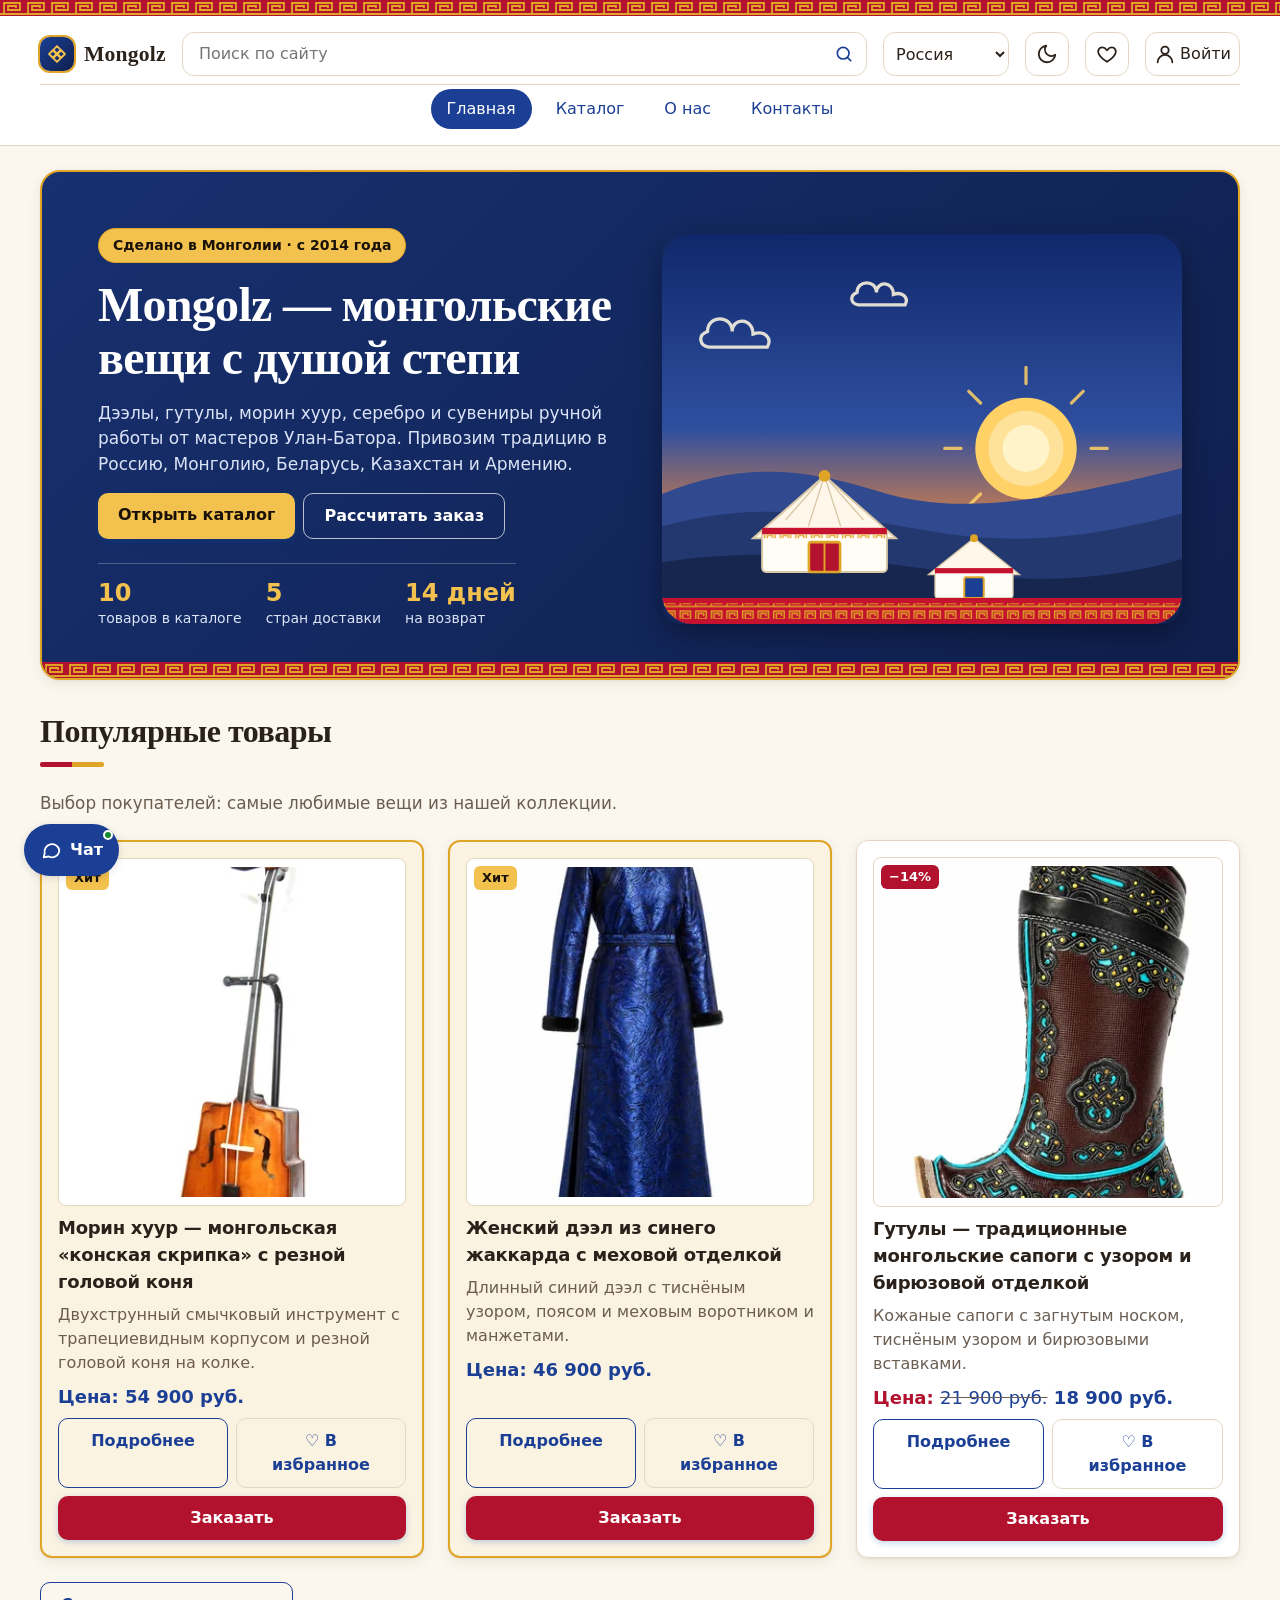
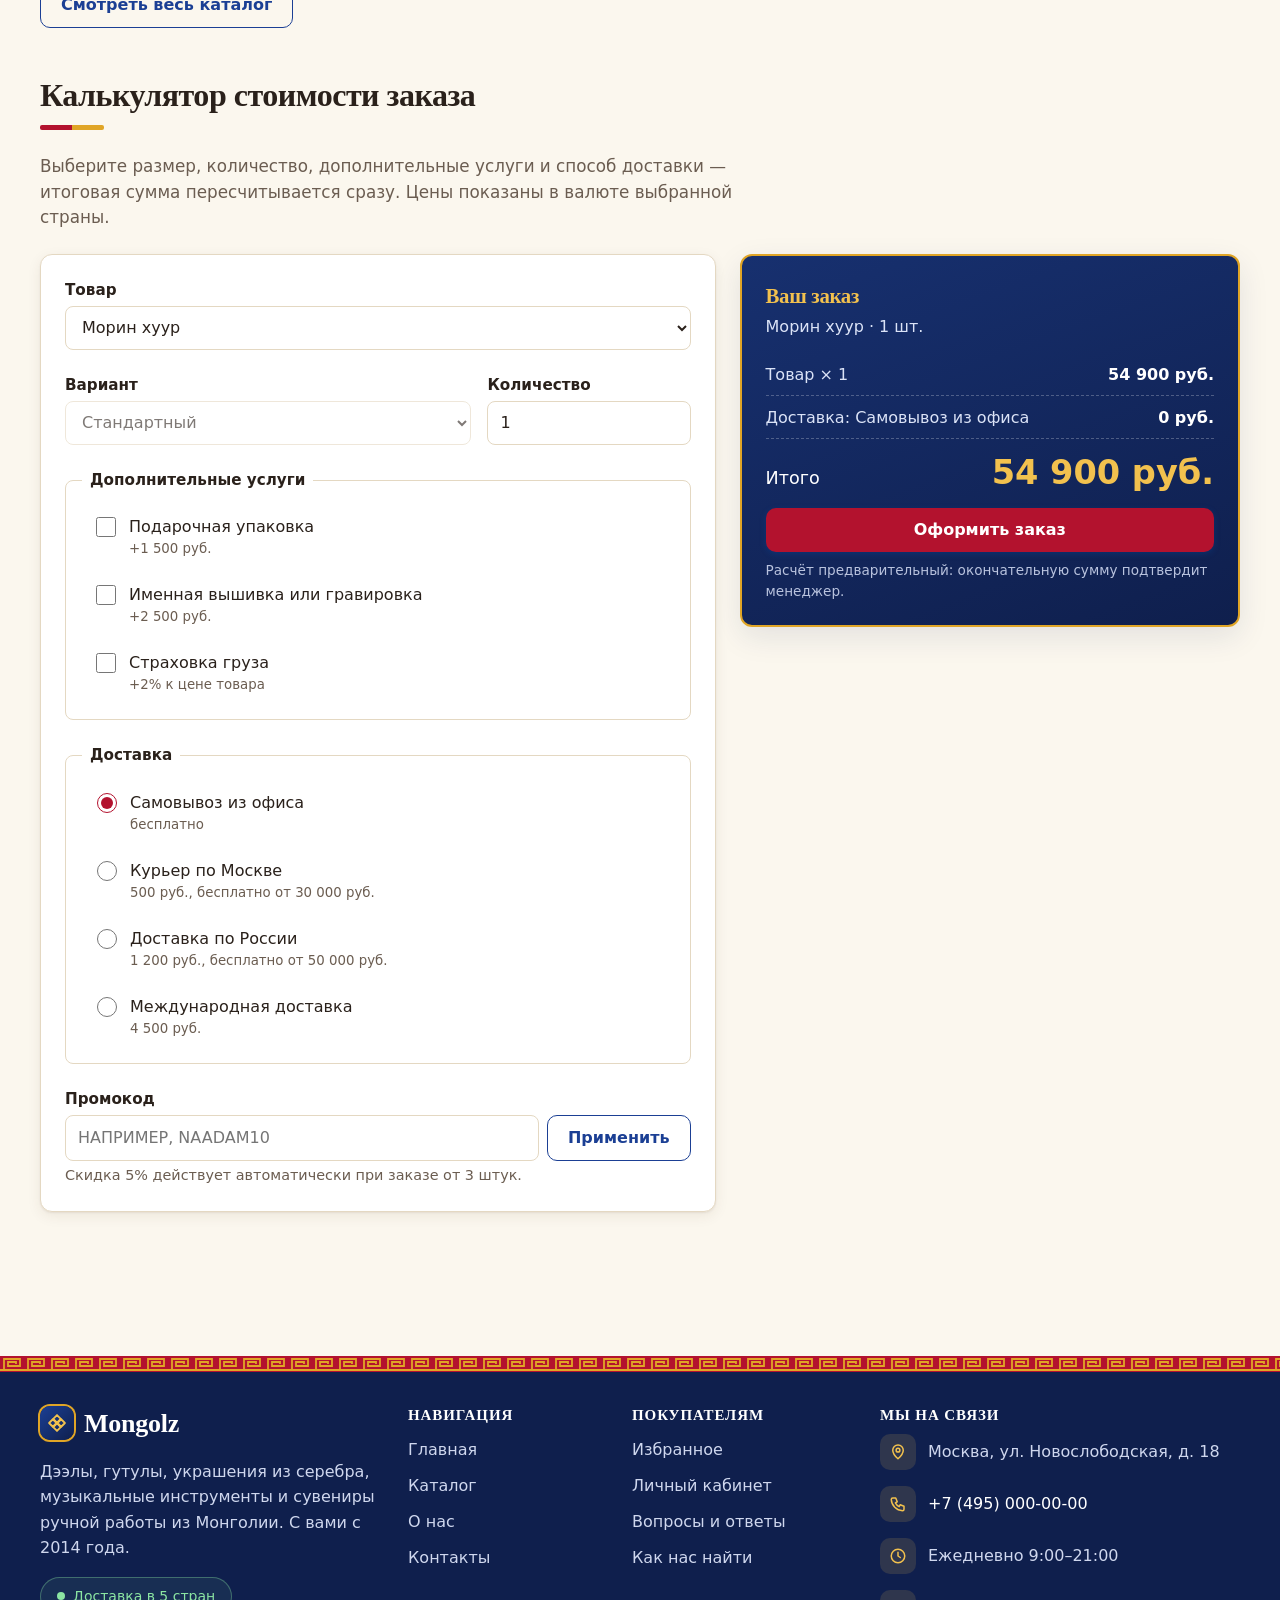
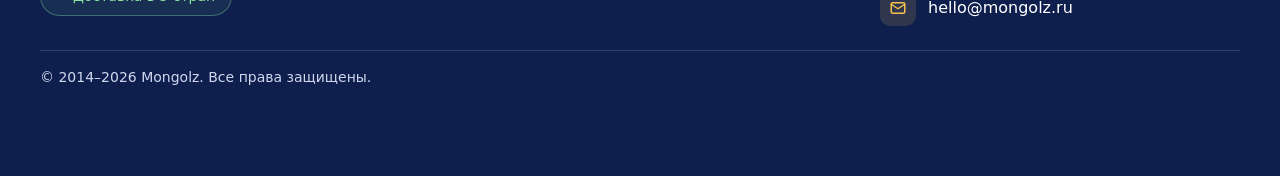
<file: index.html>
<!DOCTYPE html>
<html lang="ru">
<head>
  <meta charset="UTF-8">
  <meta name="viewport" content="width=device-width, initial-scale=1.0">
  <script>
    /* Тема и класс js ставим до отрисовки страницы, чтобы не было «вспышки». */
    (function () {
      var root = document.documentElement;
      root.classList.add('js');
      var theme = null;
      try { theme = localStorage.getItem('shop-theme'); } catch (e) {}
      if (theme !== 'dark' && theme !== 'light') {
        theme = window.matchMedia && matchMedia('(prefers-color-scheme: dark)').matches ? 'dark' : 'light';
      }
      root.setAttribute('data-theme', theme);
    })();
  </script>
  <title>Mongolz — монгольские вещи ручной работы</title>
  <link rel="stylesheet" href="css/style.css">
  <link rel="stylesheet" href="css/features.css">
  <link rel="stylesheet" href="css/polish.css">
  <link rel="stylesheet" href="css/responsive.css">
  <link rel="stylesheet" href="css/extra.css">
  <link rel="stylesheet" href="css/mongolz.css">
  <script src="js/products.js" defer></script>
  <script src="js/utils.js" defer></script>
  <script src="js/main.js" defer></script>
  <script src="js/features.js" defer></script>
  <script src="js/auth.js" defer></script>
  <script src="js/favorites.js" defer></script>
  <script src="js/calculator.js" defer></script>
</head>
<body>
  <a class="skip-link" href="#main">Перейти к основному содержимому</a>
  <header class="site-header">
    <div class="site-header__inner">
      <a class="site-header__logo" href="index.html"><span class="site-header__mark" aria-hidden="true"><svg viewBox="0 0 24 24" focusable="false"><path d="M12 2.5l4.5 4.5L12 11.5 7.5 7 12 2.5z"/><path d="M12 12.5l4.5 4.5-4.5 4.5L7.5 17l4.5-4.5z"/><path d="M2.5 12L7 7.5l4.5 4.5L7 16.5 2.5 12z"/><path d="M12.5 12L17 7.5l4.5 4.5-4.5 4.5-4.5-4.5z"/></svg></span>Mongolz</a>

      <!-- ARIA: aria-pressed — кнопка-переключатель темы (true = тёмная); меняется в js/features.js -->
      <button class="icon-button theme-toggle" id="theme-toggle" type="button" aria-pressed="false">
        <svg class="icon-moon" viewBox="0 0 24 24" aria-hidden="true" focusable="false"><path d="M21 12.8A9 9 0 1 1 11.2 3a7 7 0 0 0 9.8 9.8z"/></svg>
        <svg class="icon-sun" viewBox="0 0 24 24" aria-hidden="true" focusable="false"><circle cx="12" cy="12" r="4"/><path d="M12 2v2M12 20v2M4.9 4.9l1.4 1.4M17.7 17.7l1.4 1.4M2 12h2M20 12h2M4.9 19.1l1.4-1.4M17.7 6.3l1.4-1.4"/></svg>
        <span class="visually-hidden">Тёмная тема</span>
      </button>

      <a class="icon-button fav-link" id="fav-link" href="favorites.html" aria-label="Избранное">
        <svg viewBox="0 0 24 24" aria-hidden="true" focusable="false"><path d="M12 20.5s-7.5-4.6-9.3-9.3C1.5 8 3.6 4.8 6.8 4.8c2 0 3.6 1.1 5.2 3.1 1.6-2 3.2-3.1 5.2-3.1 3.2 0 5.3 3.2 4.1 6.4-1.8 4.7-9.3 9.3-9.3 9.3z"/></svg>
        <span class="fav-link__text">Избранное</span>
        <span class="fav-link__count" id="fav-count" hidden>0</span>
      </a>

      <a class="icon-button account-link" id="account-link" href="login.html" aria-label="Войти в аккаунт">
        <svg viewBox="0 0 24 24" aria-hidden="true" focusable="false"><circle cx="12" cy="8" r="4"/><path d="M4 21a8 8 0 0 1 16 0"/></svg>
        <span class="account-link__text">Войти</span>
      </a>

      <!-- ARIA: aria-expanded + aria-controls="site-nav" + aria-label — кнопка меню на мобильных -->
      <button class="icon-button nav-toggle" id="nav-toggle" type="button" aria-expanded="false" aria-controls="site-nav" aria-label="Открыть меню">
        <span class="nav-toggle__bars" aria-hidden="true"></span>
      </button>

      <form class="site-search" role="search" action="catalog.html" method="get">
        <label class="visually-hidden" for="site-search-input">Поиск по сайту</label>
        <div class="site-search__field">
          <input class="site-search__input" id="site-search-input" name="q" type="search" placeholder="Поиск по сайту" autocomplete="off" role="combobox" aria-expanded="false" aria-controls="search-results" aria-autocomplete="list">
          <button class="site-search__submit" type="submit" aria-label="Найти">
            <svg viewBox="0 0 24 24" aria-hidden="true" focusable="false"><circle cx="11" cy="11" r="7"/><path d="M20 20l-3.5-3.5"/></svg>
          </button>
        </div>
        <!-- ARIA: role="listbox", aria-selected, aria-activedescendant — поиск-комбобокс (js/features.js) -->
        <ul class="search-results" id="search-results" role="listbox" aria-label="Результаты поиска" hidden></ul>
        <p class="visually-hidden" id="search-status" role="status"></p>
      </form>

      <label class="visually-hidden" for="country-select">Страна доставки</label>
      <select class="country-select" id="country-select" name="country">
          <option value="RU">Россия</option>
          <option value="BY">Беларусь</option>
          <option value="KZ">Казахстан</option>
          <option value="AM">Армения</option>
          <option value="MN">Монголия</option>
      </select>

      <nav class="site-nav" id="site-nav" aria-label="Основная навигация">
        <ul class="site-nav__list">
          <li class="site-nav__item">
            <a class="site-nav__link site-nav__link--active" href="index.html" aria-current="page">Главная</a>
          </li>
          <li class="site-nav__item">
            <a class="site-nav__link" href="catalog.html">Каталог</a>
          </li>
          <li class="site-nav__item">
            <a class="site-nav__link" href="about.html">О нас</a>
          </li>
          <li class="site-nav__item">
            <a class="site-nav__link" href="contacts.html">Контакты</a>
          </li>
        </ul>
      </nav>
    </div>
  </header>

  <main id="main">
    <section class="hero">
      <div class="hero__content">
        <span class="hero__eyebrow">Сделано в Монголии · с 2014 года</span>
        <h1 class="hero__title">Mongolz — монгольские вещи с душой степи</h1>
        <p class="hero__text">
          Дээлы, гутулы, морин хуур, серебро и сувениры ручной работы от мастеров Улан-Батора.
          Привозим традицию в Россию, Монголию, Беларусь, Казахстан и Армению.
        </p>
        <div class="hero__actions">
          <a class="button button--primary" href="catalog.html">Открыть каталог</a>
          <a class="button button--secondary" href="#calculator">Рассчитать заказ</a>
        </div>
        <ul class="hero__stats" aria-label="Mongolz в цифрах">
          <li><strong>10</strong><span>товаров в каталоге</span></li>
          <li><strong>5</strong><span>стран доставки</span></li>
          <li><strong>14 дней</strong><span>на возврат</span></li>
        </ul>
      </div>

      <!-- picture: для каждого размера экрана — своя иллюстрация -->
      <picture class="hero__picture">
        <source media="(min-width: 1200px)" srcset="images/hero-desktop.svg">
        <source media="(min-width: 768px)" srcset="images/hero-tablet.svg">
        <img class="hero__image" src="images/hero-mobile.svg" width="480" height="360" alt="Иллюстрация: монгольская юрта на фоне степи и заходящего солнца">
      </picture>
    </section>

    <!-- ARIA: aria-labelledby связывает секцию с заголовком #popular-title -->
    <section class="section" id="popular" aria-labelledby="popular-title">
      <h2 class="section__title" id="popular-title">Популярные товары</h2>
      <p class="section__lead">Выбор покупателей: самые любимые вещи из нашей коллекции.</p>

      <div class="products-grid">
        <article aria-labelledby="card-title-3" class="product-card product-card--featured">
          <div class="product-card__media"><img class="product-card__image" src="images/products/p3-480.webp" srcset="images/products/p3-480.webp 480w, images/products/p3-960.webp 960w" sizes="(min-width: 900px) 360px, (min-width: 640px) 46vw, 92vw" width="480" height="480" alt="Морин хуур на подставке: трапециевидный деревянный корпус янтарного цвета с резонаторными отверстиями, длинный тёмный гриф с двумя струнами и резная голова коня на вершине" loading="lazy" decoding="async"></div>
          <span class="badge product-card__badge">Хит</span>
          <h3 class="product-card__title" id="card-title-3"><a class="product-card__link" href="product.html?id=3">Морин хуур — монгольская «конская скрипка» с резной головой коня</a></h3>
          <p class="product-card__description">Двухструнный смычковый инструмент с трапециевидным корпусом и резной головой коня на колке.</p>
          <p class="product-card__price">Цена: <span data-rub="54900">54 900 руб.</span></p>
          <div class="product-card__actions product-card__actions--home">
            <a class="button button--secondary" href="product.html?id=3" aria-label="Подробнее: Морин хуур — монгольская «конская скрипка» с резной головой коня">Подробнее</a>
            <button class="button button--ghost" type="button" data-favorite data-id="3" aria-pressed="false" aria-label="В избранное: Морин хуур — монгольская «конская скрипка» с резной головой коня">В избранное</button>
            <button class="button button--primary product-card__order" type="button" data-product="Морин хуур — монгольская «конская скрипка» с резной головой коня" aria-label="Заказать: Морин хуур — монгольская «конская скрипка» с резной головой коня">Заказать</button>
          </div>
        </article>
        <article aria-labelledby="card-title-8" class="product-card product-card--featured">
          <div class="product-card__media"><img class="product-card__image" src="images/products/p8-480.webp" srcset="images/products/p8-480.webp 480w, images/products/p8-960.webp 960w" sizes="(min-width: 900px) 360px, (min-width: 640px) 46vw, 92vw" width="480" height="480" alt="Длинный женский дээл из переливающегося синего жаккарда с тиснёным узором, чёрным меховым воротником и манжетами, поясом и косой застёжкой" loading="lazy" decoding="async"></div>
          <span class="badge product-card__badge">Хит</span>
          <h3 class="product-card__title" id="card-title-8"><a class="product-card__link" href="product.html?id=8">Женский дээл из синего жаккарда с меховой отделкой</a></h3>
          <p class="product-card__description">Длинный синий дээл с тиснёным узором, поясом и меховым воротником и манжетами.</p>
          <p class="product-card__price">Цена: <span data-rub="46900">46 900 руб.</span></p>
          <div class="product-card__actions product-card__actions--home">
            <a class="button button--secondary" href="product.html?id=8" aria-label="Подробнее: Женский дээл из синего жаккарда с меховой отделкой">Подробнее</a>
            <button class="button button--ghost" type="button" data-favorite data-id="8" aria-pressed="false" aria-label="В избранное: Женский дээл из синего жаккарда с меховой отделкой">В избранное</button>
            <button class="button button--primary product-card__order" type="button" data-product="Женский дээл из синего жаккарда с меховой отделкой" aria-label="Заказать: Женский дээл из синего жаккарда с меховой отделкой">Заказать</button>
          </div>
        </article>
        <article aria-labelledby="card-title-4" class="product-card product-card--discount">
          <div class="product-card__media"><img class="product-card__image" src="images/products/p4-480.webp" srcset="images/products/p4-480.webp 480w, images/products/p4-960.webp 960w" sizes="(min-width: 900px) 360px, (min-width: 640px) 46vw, 92vw" width="480" height="480" alt="Гутулы — коричневый кожаный сапог с загнутым носком, чёрными узорными аппликациями с жёлтыми и бирюзовыми точками и ярким бирюзовым кантом" loading="lazy" decoding="async"></div>
          <span class="badge badge--discount product-card__badge">&minus;14%</span>
          <h3 class="product-card__title" id="card-title-4"><a class="product-card__link" href="product.html?id=4">Гутулы — традиционные монгольские сапоги с узором и бирюзовой отделкой</a></h3>
          <p class="product-card__description">Кожаные сапоги с загнутым носком, тиснёным узором и бирюзовыми вставками.</p>
          <p class="product-card__price">Цена: <span class="visually-hidden">старая </span><s class="product-card__price-old"><span data-rub="21900">21 900 руб.</span></s> <span class="visually-hidden">новая </span><span data-rub="18900">18 900 руб.</span></p>
          <div class="product-card__actions product-card__actions--home">
            <a class="button button--secondary" href="product.html?id=4" aria-label="Подробнее: Гутулы — традиционные монгольские сапоги с узором и бирюзовой отделкой">Подробнее</a>
            <button class="button button--ghost" type="button" data-favorite data-id="4" aria-pressed="false" aria-label="В избранное: Гутулы — традиционные монгольские сапоги с узором и бирюзовой отделкой">В избранное</button>
            <button class="button button--primary product-card__order" type="button" data-product="Гутулы — традиционные монгольские сапоги с узором и бирюзовой отделкой" aria-label="Заказать: Гутулы — традиционные монгольские сапоги с узором и бирюзовой отделкой">Заказать</button>
          </div>
        </article>
      </div>
      <p class="section__more"><a class="button button--secondary" href="catalog.html">Смотреть весь каталог</a></p>
    </section>

    <section class="section calc" id="calculator" tabindex="-1" aria-labelledby="calc-title" data-calculator>
      <h2 class="section__title" id="calc-title">Калькулятор стоимости заказа</h2>
      <p class="section__lead">Выберите размер, количество, дополнительные услуги и способ доставки — итоговая сумма пересчитывается сразу. Цены показаны в валюте выбранной страны.</p>

      <div class="calc__layout">
        <form class="calc__form" id="calc-form" action="#" aria-label="Параметры заказа" novalidate>
        <div class="calc__field">
          <label class="calc__label" for="calc-product">Товар</label>
          <select class="calc__control" id="calc-product" name="product"></select>
        </div>
          <div class="calc__row">
            <div class="calc__field">
              <label class="calc__label" for="calc-size" id="calc-size-label">Размер</label>
              <select class="calc__control" id="calc-size" name="size"></select>
            </div>
            <div class="calc__field">
              <label class="calc__label" for="calc-qty">Количество</label>
              <input class="calc__control" id="calc-qty" name="qty" type="number" min="1" max="20" value="1" inputmode="numeric">
            </div>
          </div>

          <fieldset class="calc__fieldset">
            <legend class="calc__legend">Дополнительные услуги</legend>
            <label class="calc__option"><input type="checkbox" name="service" value="gift" data-fixed="1500"><span>Подарочная упаковка <small>+<span data-rub="1500">1 500 руб.</span></small></span></label>
            <label class="calc__option"><input type="checkbox" name="service" value="engrave" data-fixed="2500"><span>Именная вышивка или гравировка <small>+<span data-rub="2500">2 500 руб.</span></small></span></label>
            <label class="calc__option" data-tailor><input type="checkbox" name="service" value="tailor" data-percent="15"><span>Индивидуальный пошив по меркам <small>+15% к цене товара</small></span></label>
            <label class="calc__option"><input type="checkbox" name="service" value="insure" data-percent="2"><span>Страховка груза <small>+2% к цене товара</small></span></label>
          </fieldset>

          <fieldset class="calc__fieldset">
            <legend class="calc__legend">Доставка</legend>
            <label class="calc__option"><input type="radio" name="delivery" value="pickup" data-fixed="0" data-label="Самовывоз из офиса" checked><span>Самовывоз из офиса <small>бесплатно</small></span></label>
            <label class="calc__option"><input type="radio" name="delivery" value="moscow" data-fixed="500" data-free-from="30000" data-label="Курьер по Москве"><span>Курьер по Москве <small><span data-rub="500">500 руб.</span>, бесплатно от <span data-rub="30000">30 000 руб.</span></small></span></label>
            <label class="calc__option"><input type="radio" name="delivery" value="country" data-fixed="1200" data-free-from="50000" data-label="Доставка по России"><span>Доставка по России <small><span data-rub="1200">1 200 руб.</span>, бесплатно от <span data-rub="50000">50 000 руб.</span></small></span></label>
            <label class="calc__option"><input type="radio" name="delivery" value="world" data-fixed="4500" data-label="Международная доставка"><span>Международная доставка <small><span data-rub="4500">4 500 руб.</span></small></span></label>
          </fieldset>

          <div class="calc__field">
            <label class="calc__label" for="calc-promo">Промокод</label>
            <div class="calc__promo">
              <input class="calc__control" id="calc-promo" name="promo" type="text" placeholder="Например, NAADAM10" autocomplete="off" spellcheck="false">
              <button class="button button--secondary" type="button" id="calc-promo-apply">Применить</button>
            </div>
            <p class="calc__hint" id="calc-promo-status" role="status">Скидка 5% действует автоматически при заказе от 3 штук.</p>
          </div>
        </form>

        <aside class="calc__result" aria-labelledby="calc-result-title">
          <h3 class="calc__result-title" id="calc-result-title">Ваш заказ</h3>
          <p class="calc__item" id="calc-item"></p>
          <!-- ARIA: aria-live="polite" — скринридер озвучивает новый итог калькулятора -->
          <dl class="calc__lines" id="calc-lines" aria-live="polite"></dl>
          <p class="calc__total"><span>Итого</span> <strong id="calc-total" data-rub="0">0 руб.</strong></p>
          <button class="button button--primary calc__order" type="button" id="calc-order" data-product="">Оформить заказ</button>
          <p class="calc__note">Расчёт предварительный: окончательную сумму подтвердит менеджер.</p>
        </aside>
      </div>
    </section>
  </main>

  <footer class="site-footer" id="contacts">
    <div class="site-footer__inner">
      <div class="site-footer__grid">
        <section class="footer-brand" aria-labelledby="footer-about">
          <a class="footer-brand__logo" href="index.html" id="footer-about"><span class="site-header__mark" aria-hidden="true"><svg viewBox="0 0 24 24" focusable="false"><path d="M12 2.5l4.5 4.5L12 11.5 7.5 7 12 2.5z"/><path d="M12 12.5l4.5 4.5-4.5 4.5L7.5 17l4.5-4.5z"/><path d="M2.5 12L7 7.5l4.5 4.5L7 16.5 2.5 12z"/><path d="M12.5 12L17 7.5l4.5 4.5-4.5 4.5-4.5-4.5z"/></svg></span>Mongolz</a>
          <p class="footer-brand__text">Дээлы, гутулы, украшения из серебра, музыкальные инструменты и сувениры ручной работы из Монголии. С вами с 2014 года.</p>
          <p class="footer-badge"><span class="footer-badge__dot" aria-hidden="true"></span>Доставка в 5 стран</p>
        </section>

        <nav aria-labelledby="footer-nav">
          <h2 class="site-footer__title" id="footer-nav">Навигация</h2>
          <ul class="site-footer__list">
            <li><a href="index.html">Главная</a></li>
            <li><a href="catalog.html">Каталог</a></li>
            <li><a href="about.html">О нас</a></li>
            <li><a href="contacts.html">Контакты</a></li>
          </ul>
        </nav>

        <nav aria-labelledby="footer-buyers">
          <h2 class="site-footer__title" id="footer-buyers">Покупателям</h2>
          <ul class="site-footer__list">
            <li><a href="favorites.html">Избранное</a></li>
            <li><a href="account.html">Личный кабинет</a></li>
            <li><a href="contacts.html#faq">Вопросы и ответы</a></li>
            <li><a href="contacts.html#route">Как нас найти</a></li>
          </ul>
        </nav>

        <section aria-labelledby="footer-contacts">
          <h2 class="site-footer__title" id="footer-contacts">Мы на связи</h2>
          <ul class="footer-contact">
            <li><span class="footer-contact__icon" aria-hidden="true"><svg viewBox="0 0 24 24" focusable="false"><path d="M12 21s-7-6.2-7-11.5A7 7 0 0 1 19 9.5C19 14.8 12 21 12 21z"/><circle cx="12" cy="9.5" r="2.5"/></svg></span><span>Москва, ул. Новослободская, д. 18</span></li>
            <li><span class="footer-contact__icon" aria-hidden="true"><svg viewBox="0 0 24 24" focusable="false"><path d="M5 4h4l2 5-2.5 1.5a11 11 0 0 0 5 5L15 13l5 2v4a2 2 0 0 1-2 2A16 16 0 0 1 3 6a2 2 0 0 1 2-2z"/></svg></span><a href="tel:+74950000000">+7 (495) 000-00-00</a></li>
            <li><span class="footer-contact__icon" aria-hidden="true"><svg viewBox="0 0 24 24" focusable="false"><circle cx="12" cy="12" r="9"/><path d="M12 7v5l3 2"/></svg></span><span>Ежедневно 9:00–21:00</span></li>
            <li><span class="footer-contact__icon" aria-hidden="true"><svg viewBox="0 0 24 24" focusable="false"><rect x="3" y="5" width="18" height="14" rx="2"/><path d="M3 7l9 6 9-6"/></svg></span><a href="mailto:hello@mongolz.ru">hello@mongolz.ru</a></li>
          </ul>
        </section>
      </div>

      <div class="site-footer__bottom">
        <p class="site-footer__text">&copy; 2014–2026 Mongolz. Все права защищены.</p>
      </div>
    </div>
  </footer>

  <!-- ARIA: aria-labelledby / aria-describedby — название и описание модального окна -->
  <dialog class="order-dialog" id="order-dialog" aria-labelledby="order-dialog-title" aria-describedby="order-dialog-desc">
    <div class="order-dialog__content">
      <div class="order-dialog__header">
        <h2 class="order-dialog__title" id="order-dialog-title">Оформление заявки</h2>
        <button class="order-dialog__close" type="button" data-close-dialog aria-label="Закрыть окно">&times;</button>
      </div>
      <p class="order-dialog__text" id="order-dialog-desc">
        Вы выбрали: <strong id="order-dialog-product">—</strong>.
        Поля, отмеченные <span aria-hidden="true">*</span><span class="visually-hidden">звёздочкой</span>, обязательны.
      </p>

      <div class="error-summary" id="order-form-summary" role="group" aria-labelledby="order-summary-title" tabindex="-1" hidden>
        <h3 class="error-summary__title" id="order-summary-title">Проверьте форму</h3>
        <ul class="error-summary__list" id="order-summary-list"></ul>
      </div>

      <form class="order-form" id="order-form" action="#" method="post" novalidate>
        <input id="selected-product" name="selected-product" type="hidden">

      <div class="order-form__field">
          <label class="order-form__label" for="order-name">Имя <span class="order-form__required" aria-hidden="true">*</span></label>
          <input class="order-form__input" id="order-name" name="name" type="text" placeholder="Введите ваше имя" autocomplete="given-name" required aria-describedby="order-name-error">
          <p class="order-form__error" id="order-name-error" hidden></p>
        </div>

        <div class="order-form__field">
          <label class="order-form__label" for="order-email">E-mail <span class="order-form__required" aria-hidden="true">*</span></label>
          <input class="order-form__input" id="order-email" name="email" type="email" placeholder="example@mail.ru" autocomplete="email" required aria-describedby="order-email-error">
          <p class="order-form__error" id="order-email-error" hidden></p>
        </div>

        <div class="order-form__field">
          <label class="order-form__label" for="order-phone">Телефон <span class="order-form__required" aria-hidden="true">*</span></label>
          <input class="order-form__input" id="order-phone" name="phone" type="tel" inputmode="tel" autocomplete="tel" placeholder="+7 (900) 000-00-00" pattern="^\+7 \(\d{3}\) \d{3}-\d{2}-\d{2}$" required aria-describedby="order-phone-hint order-phone-error">
          <small class="order-form__hint" id="order-phone-hint">Формат: +7 (900) 000-00-00</small>
          <p class="order-form__error" id="order-phone-error" hidden></p>
        </div>

        <div class="order-form__field">
          <label class="order-form__label" for="order-date">Дата связи</label>
          <input class="order-form__input" id="order-date" name="date" type="date" aria-describedby="order-date-error">
          <p class="order-form__error" id="order-date-error" hidden></p>
        </div>

        <div class="order-form__field">
          <label class="order-form__label" for="order-topic">Тема заявки <span class="order-form__required" aria-hidden="true">*</span></label>
          <select class="order-form__select" id="order-topic" name="topic" required aria-describedby="order-topic-error"><option value="">Выберите тему</option><option value="product">Заказ товара</option><option value="consultation">Консультация</option><option value="delivery">Доставка</option></select>
          <p class="order-form__error" id="order-topic-error" hidden></p>
        </div>

        <div class="order-form__field order-form__field--wide">
          <label class="order-form__label" for="order-comment">Комментарий</label>
          <textarea class="order-form__textarea" id="order-comment" name="comment" rows="4" placeholder="Укажите дополнительную информацию" aria-describedby="order-comment-error"></textarea>
          <p class="order-form__error" id="order-comment-error" hidden></p>
        </div>

        <fieldset class="order-form__fieldset">
          <legend class="order-form__legend">Как с вами связаться</legend>
          <label class="order-form__option"><input class="order-form__input" type="radio" name="contact-method" value="phone" checked> По телефону</label>
          <label class="order-form__option"><input class="order-form__input" type="radio" name="contact-method" value="email"> По e-mail</label>
        </fieldset>

        <div class="order-form__field order-form__field--checkbox">
          <label class="order-form__label">
            <input class="order-form__input" id="order-agreement" name="agreement" type="checkbox" required aria-describedby="order-agreement-error">
            Я согласен на обработку данных <span class="order-form__required" aria-hidden="true">*</span>
          </label>
          <p class="order-form__error" id="order-agreement-error" hidden></p>
        </div>

        <div class="order-form__actions">
          <button class="button button--secondary" type="button" id="close-order-dialog" data-close-dialog>Закрыть</button>
          <button class="button button--primary" type="submit">Отправить заявку</button>
        </div>
      </form>
    </div>
  </dialog>

  <p class="success-message" id="success-message" role="status" aria-live="polite"></p>
  <button class="button button--primary back-to-top" id="back-to-top" type="button" aria-label="Вверх, к началу страницы">Вверх</button>

  <button class="chat-toggle" id="chat-toggle" type="button" aria-expanded="false" aria-controls="chat">
    <svg viewBox="0 0 24 24" aria-hidden="true" focusable="false"><path d="M21 12a8 8 0 0 1-11.6 7.1L4 20l1.1-4.3A8 8 0 1 1 21 12z"/></svg>
    <span>Чат</span>
    <span class="chat-toggle__dot" aria-hidden="true"></span>
  </button>

  <section class="chat" id="chat" role="dialog" aria-labelledby="chat-title" hidden>
    <div class="chat__header">
      <div>
        <h2 class="chat__title" id="chat-title">Онлайн-чат</h2>
        <p class="chat__status">Автоответчик · на связи</p>
      </div>
      <button class="chat__close" id="chat-close" type="button" aria-label="Закрыть чат"><span aria-hidden="true">&times;</span></button>
    </div>
    <div class="chat__log" id="chat-log" role="log" aria-live="polite" aria-label="Переписка"></div>
    <div class="chat__quick">
      <button class="chat__chip" type="button" data-chat-quick="доставка">Доставка</button>
      <button class="chat__chip" type="button" data-chat-quick="оплата">Оплата</button>
      <button class="chat__chip" type="button" data-chat-quick="возврат">Возврат</button>
      <button class="chat__chip" type="button" data-chat-quick="оператор">Связаться с человеком</button>
    </div>
    <form class="chat__form" id="chat-form" action="#" method="post">
      <label class="visually-hidden" for="chat-input">Ваше сообщение</label>
      <input class="chat__input" id="chat-input" name="message" type="text" placeholder="Напишите вопрос…" autocomplete="off">
      <button class="button button--primary" type="submit">Отправить</button>
    </form>
  </section>
</body>
</html>
</file>
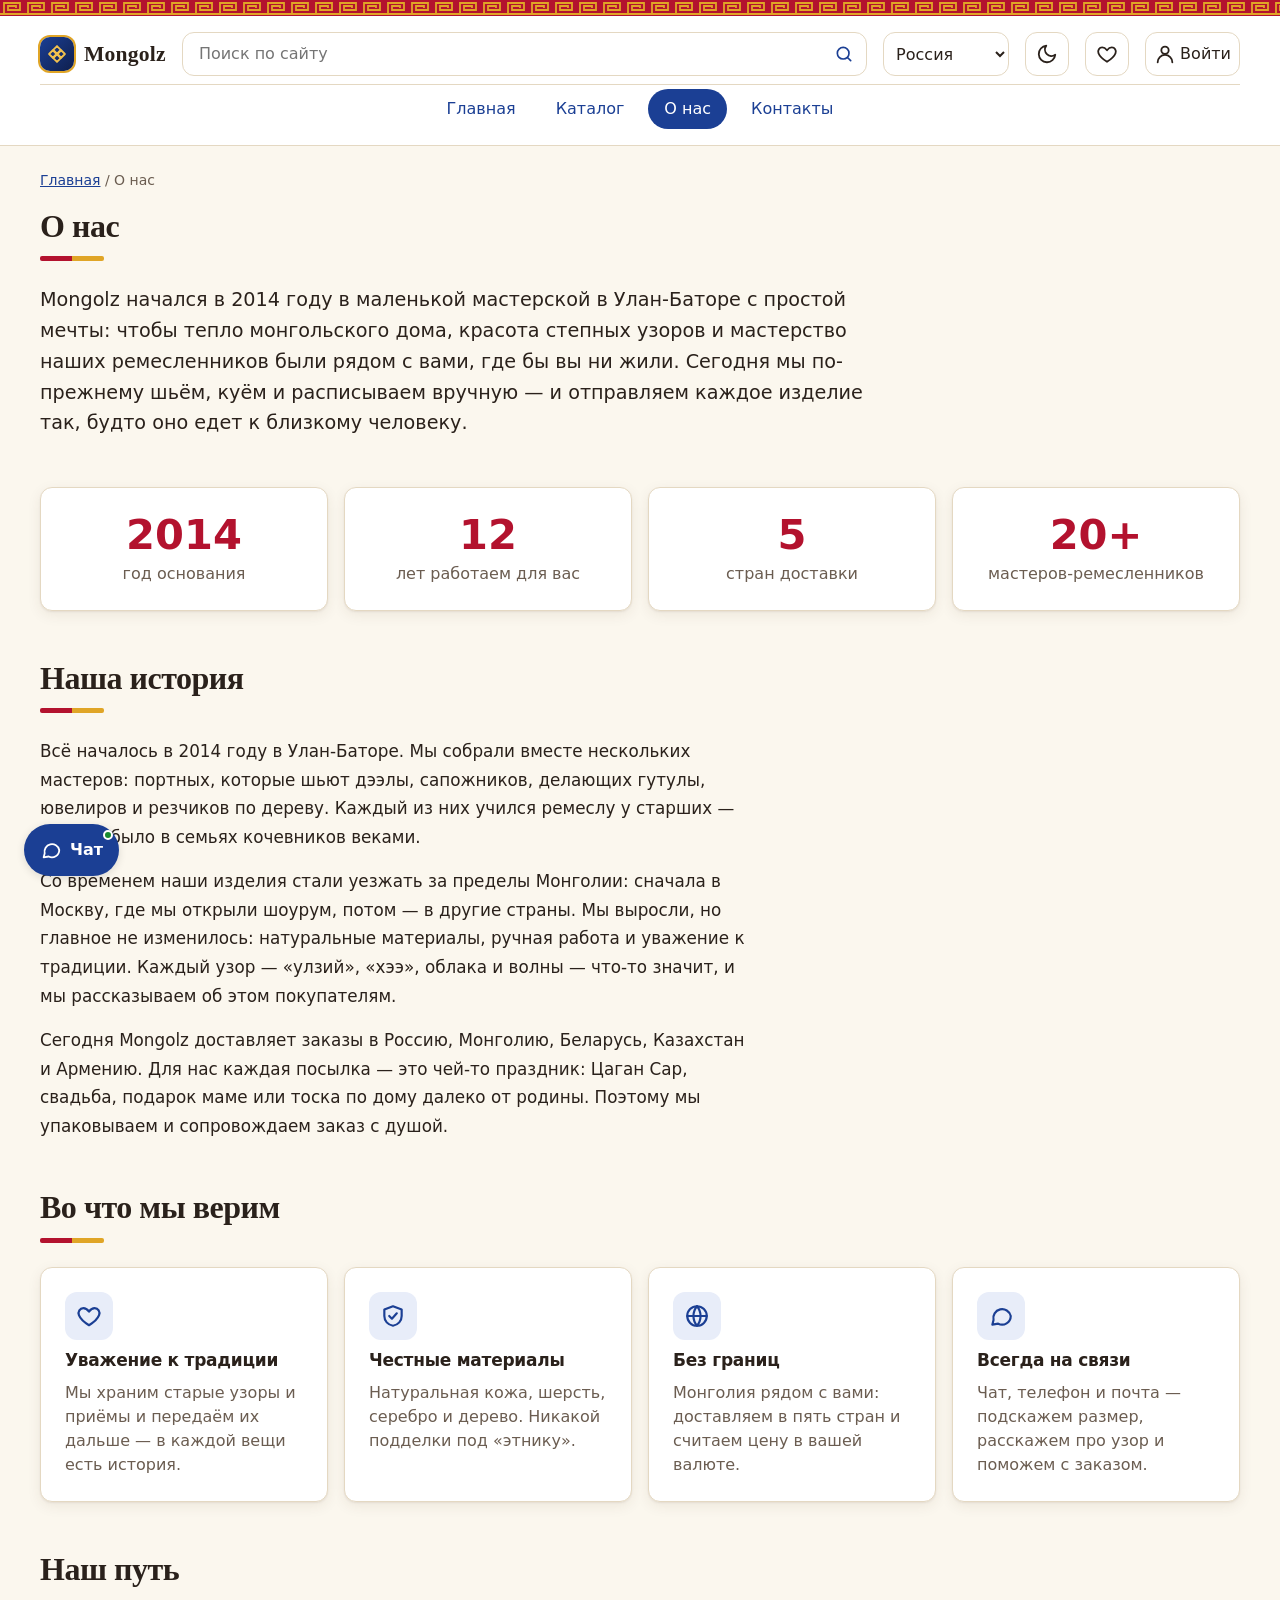
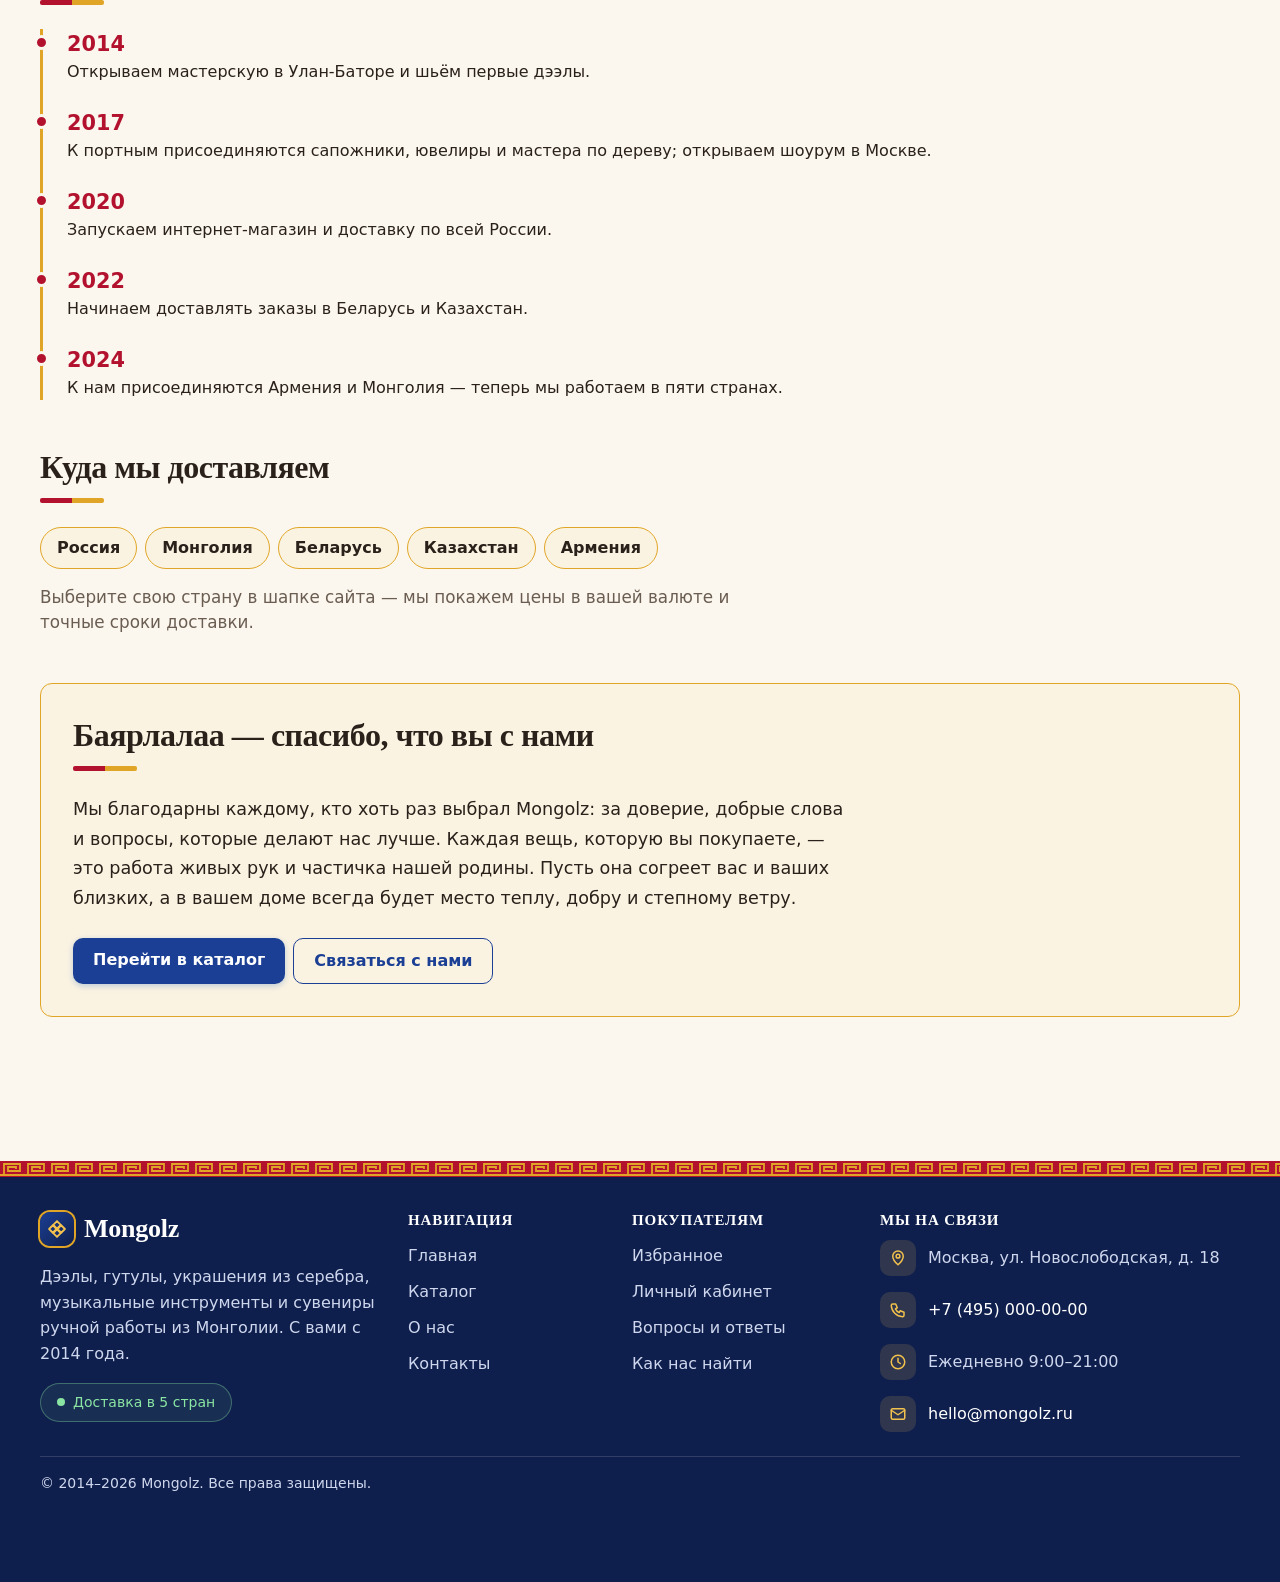
<file: about.html>
<!DOCTYPE html>
<html lang="ru">
<head>
  <meta charset="UTF-8">
  <meta name="viewport" content="width=device-width, initial-scale=1.0">
  <script>
    /* Тема и класс js ставим до отрисовки страницы, чтобы не было «вспышки». */
    (function () {
      var root = document.documentElement;
      root.classList.add('js');
      var theme = null;
      try { theme = localStorage.getItem('shop-theme'); } catch (e) {}
      if (theme !== 'dark' && theme !== 'light') {
        theme = window.matchMedia && matchMedia('(prefers-color-scheme: dark)').matches ? 'dark' : 'light';
      }
      root.setAttribute('data-theme', theme);
    })();
  </script>
  <meta name="description" content="Mongolz работает с 2014 года: мастера Улан-Батора шьют, куют и расписывают вручную. История, ценности и благодарность покупателям.">
  <title>О нас — Mongolz</title>
  <link rel="stylesheet" href="css/style.css">
  <link rel="stylesheet" href="css/features.css">
  <link rel="stylesheet" href="css/polish.css">
  <link rel="stylesheet" href="css/responsive.css">
  <link rel="stylesheet" href="css/extra.css">
  <link rel="stylesheet" href="css/mongolz.css">
  <script src="js/products.js" defer></script>
  <script src="js/utils.js" defer></script>
  <script src="js/features.js" defer></script>
  <script src="js/auth.js" defer></script>
  <script src="js/favorites.js" defer></script>
</head>
<body>
  <a class="skip-link" href="#main">Перейти к основному содержимому</a>
  <header class="site-header">
    <div class="site-header__inner">
      <a class="site-header__logo" href="index.html"><span class="site-header__mark" aria-hidden="true"><svg viewBox="0 0 24 24" focusable="false"><path d="M12 2.5l4.5 4.5L12 11.5 7.5 7 12 2.5z"/><path d="M12 12.5l4.5 4.5-4.5 4.5L7.5 17l4.5-4.5z"/><path d="M2.5 12L7 7.5l4.5 4.5L7 16.5 2.5 12z"/><path d="M12.5 12L17 7.5l4.5 4.5-4.5 4.5-4.5-4.5z"/></svg></span>Mongolz</a>

      <button class="icon-button theme-toggle" id="theme-toggle" type="button" aria-pressed="false">
        <svg class="icon-moon" viewBox="0 0 24 24" aria-hidden="true" focusable="false"><path d="M21 12.8A9 9 0 1 1 11.2 3a7 7 0 0 0 9.8 9.8z"/></svg>
        <svg class="icon-sun" viewBox="0 0 24 24" aria-hidden="true" focusable="false"><circle cx="12" cy="12" r="4"/><path d="M12 2v2M12 20v2M4.9 4.9l1.4 1.4M17.7 17.7l1.4 1.4M2 12h2M20 12h2M4.9 19.1l1.4-1.4M17.7 6.3l1.4-1.4"/></svg>
        <span class="visually-hidden">Тёмная тема</span>
      </button>

      <a class="icon-button fav-link" id="fav-link" href="favorites.html" aria-label="Избранное">
        <svg viewBox="0 0 24 24" aria-hidden="true" focusable="false"><path d="M12 20.5s-7.5-4.6-9.3-9.3C1.5 8 3.6 4.8 6.8 4.8c2 0 3.6 1.1 5.2 3.1 1.6-2 3.2-3.1 5.2-3.1 3.2 0 5.3 3.2 4.1 6.4-1.8 4.7-9.3 9.3-9.3 9.3z"/></svg>
        <span class="fav-link__text">Избранное</span>
        <span class="fav-link__count" id="fav-count" hidden>0</span>
      </a>

      <a class="icon-button account-link" id="account-link" href="login.html" aria-label="Войти в аккаунт">
        <svg viewBox="0 0 24 24" aria-hidden="true" focusable="false"><circle cx="12" cy="8" r="4"/><path d="M4 21a8 8 0 0 1 16 0"/></svg>
        <span class="account-link__text">Войти</span>
      </a>

      <button class="icon-button nav-toggle" id="nav-toggle" type="button" aria-expanded="false" aria-controls="site-nav" aria-label="Открыть меню">
        <span class="nav-toggle__bars" aria-hidden="true"></span>
      </button>

      <form class="site-search" role="search" action="catalog.html" method="get">
        <label class="visually-hidden" for="site-search-input">Поиск по сайту</label>
        <div class="site-search__field">
          <input class="site-search__input" id="site-search-input" name="q" type="search" placeholder="Поиск по сайту" autocomplete="off" role="combobox" aria-expanded="false" aria-controls="search-results" aria-autocomplete="list">
          <button class="site-search__submit" type="submit" aria-label="Найти">
            <svg viewBox="0 0 24 24" aria-hidden="true" focusable="false"><circle cx="11" cy="11" r="7"/><path d="M20 20l-3.5-3.5"/></svg>
          </button>
        </div>
        <ul class="search-results" id="search-results" role="listbox" aria-label="Результаты поиска" hidden></ul>
        <p class="visually-hidden" id="search-status" role="status"></p>
      </form>

      <label class="visually-hidden" for="country-select">Страна доставки</label>
      <select class="country-select" id="country-select" name="country">
          <option value="RU">Россия</option>
          <option value="BY">Беларусь</option>
          <option value="KZ">Казахстан</option>
          <option value="AM">Армения</option>
          <option value="MN">Монголия</option>
      </select>

      <nav class="site-nav" id="site-nav" aria-label="Основная навигация">
        <ul class="site-nav__list">
          <li class="site-nav__item">
            <a class="site-nav__link" href="index.html">Главная</a>
          </li>
          <li class="site-nav__item">
            <a class="site-nav__link" href="catalog.html">Каталог</a>
          </li>
          <li class="site-nav__item">
            <a class="site-nav__link site-nav__link--active" href="about.html" aria-current="page">О нас</a>
          </li>
          <li class="site-nav__item">
            <a class="site-nav__link" href="contacts.html">Контакты</a>
          </li>
        </ul>
      </nav>
    </div>
  </header>

  <main id="main">
    <nav class="breadcrumbs" aria-label="Хлебные крошки">
      <a class="breadcrumbs__link" href="index.html">Главная</a>
      <span class="breadcrumbs__current" aria-current="page">О нас</span>
    </nav>

    <section class="section about-hero">
      <h1 class="section__title">О нас</h1>
      <p class="about-hero__lead">Mongolz начался в 2014 году в маленькой мастерской в Улан-Баторе с простой мечты: чтобы тепло монгольского дома, красота степных узоров и мастерство наших ремесленников были рядом с вами, где бы вы ни жили. Сегодня мы по-прежнему шьём, куём и расписываем вручную — и отправляем каждое изделие так, будто оно едет к близкому человеку.</p>
    </section>

    <section class="section" aria-labelledby="about-numbers">
      <h2 class="visually-hidden" id="about-numbers">Mongolz в цифрах</h2>
      <ul class="about-stats">
        <li class="about-stats__item"><strong class="about-stats__num">2014</strong><span class="about-stats__label">год основания</span></li>
        <li class="about-stats__item"><strong class="about-stats__num"><span data-years-since="2014">12</span></strong><span class="about-stats__label" data-years-label>лет работаем для вас</span></li>
        <li class="about-stats__item"><strong class="about-stats__num">5</strong><span class="about-stats__label">стран доставки</span></li>
        <li class="about-stats__item"><strong class="about-stats__num">20+</strong><span class="about-stats__label">мастеров-ремесленников</span></li>
      </ul>
    </section>

    <section class="section" aria-labelledby="about-story">
      <h2 class="section__title" id="about-story">Наша история</h2>
      <div class="about-text">
        <p>Всё началось в 2014 году в Улан-Баторе. Мы собрали вместе нескольких мастеров: портных, которые шьют дээлы, сапожников, делающих гутулы, ювелиров и резчиков по дереву. Каждый из них учился ремеслу у старших — как это было в семьях кочевников веками.</p>
        <p>Со временем наши изделия стали уезжать за пределы Монголии: сначала в Москву, где мы открыли шоурум, потом — в другие страны. Мы выросли, но главное не изменилось: натуральные материалы, ручная работа и уважение к традиции. Каждый узор — «улзий», «хээ», облака и волны — что-то значит, и мы рассказываем об этом покупателям.</p>
        <p>Сегодня Mongolz доставляет заказы в Россию, Монголию, Беларусь, Казахстан и Армению. Для нас каждая посылка — это чей-то праздник: Цаган Сар, свадьба, подарок маме или тоска по дому далеко от родины. Поэтому мы упаковываем и сопровождаем заказ с душой.</p>
      </div>
    </section>

    <section class="section" aria-labelledby="about-values">
      <h2 class="section__title" id="about-values">Во что мы верим</h2>
      <ul class="features">
        <li class="features__item">
          <span class="features__icon" aria-hidden="true"><svg viewBox="0 0 24 24" focusable="false"><path d="M12 20.5s-7.5-4.6-9.3-9.3C1.5 8 3.6 4.8 6.8 4.8c2 0 3.6 1.1 5.2 3.1 1.6-2 3.2-3.1 5.2-3.1 3.2 0 5.3 3.2 4.1 6.4-1.8 4.7-9.3 9.3-9.3 9.3z"/></svg></span>
          <h3 class="features__title">Уважение к традиции</h3>
          <p class="features__text">Мы храним старые узоры и приёмы и передаём их дальше — в каждой вещи есть история.</p>
        </li>
        <li class="features__item">
          <span class="features__icon" aria-hidden="true"><svg viewBox="0 0 24 24" focusable="false"><path d="M12 3l8 3v6c0 4.5-3.2 8.2-8 9-4.8-.8-8-4.5-8-9V6l8-3z"/><path d="M8.5 12l2.5 2.5 4.5-5"/></svg></span>
          <h3 class="features__title">Честные материалы</h3>
          <p class="features__text">Натуральная кожа, шерсть, серебро и дерево. Никакой подделки под «этнику».</p>
        </li>
        <li class="features__item">
          <span class="features__icon" aria-hidden="true"><svg viewBox="0 0 24 24" focusable="false"><circle cx="12" cy="12" r="9"/><path d="M3 12h18M12 3a14 14 0 0 1 0 18M12 3a14 14 0 0 0 0 18"/></svg></span>
          <h3 class="features__title">Без границ</h3>
          <p class="features__text">Монголия рядом с вами: доставляем в пять стран и считаем цену в вашей валюте.</p>
        </li>
        <li class="features__item">
          <span class="features__icon" aria-hidden="true"><svg viewBox="0 0 24 24" focusable="false"><path d="M21 12a8 8 0 0 1-11.6 7.1L4 20l1.1-4.3A8 8 0 1 1 21 12z"/></svg></span>
          <h3 class="features__title">Всегда на связи</h3>
          <p class="features__text">Чат, телефон и почта — подскажем размер, расскажем про узор и поможем с заказом.</p>
        </li>
      </ul>
    </section>

    <section class="section" aria-labelledby="about-timeline">
      <h2 class="section__title" id="about-timeline">Наш путь</h2>
      <ol class="timeline">
        <li class="timeline__item"><span class="timeline__year">2014</span><p class="timeline__text">Открываем мастерскую в Улан-Баторе и шьём первые дээлы.</p></li>
        <li class="timeline__item"><span class="timeline__year">2017</span><p class="timeline__text">К портным присоединяются сапожники, ювелиры и мастера по дереву; открываем шоурум в Москве.</p></li>
        <li class="timeline__item"><span class="timeline__year">2020</span><p class="timeline__text">Запускаем интернет-магазин и доставку по всей России.</p></li>
        <li class="timeline__item"><span class="timeline__year">2022</span><p class="timeline__text">Начинаем доставлять заказы в Беларусь и Казахстан.</p></li>
        <li class="timeline__item"><span class="timeline__year">2024</span><p class="timeline__text">К нам присоединяются Армения и Монголия — теперь мы работаем в пяти странах.</p></li>
      </ol>
    </section>

    <section class="section" aria-labelledby="about-countries">
      <h2 class="section__title" id="about-countries">Куда мы доставляем</h2>
      <ul class="country-chips" aria-label="Страны доставки">
        <li>Россия</li><li>Монголия</li><li>Беларусь</li><li>Казахстан</li><li>Армения</li>
      </ul>
      <p class="section__lead">Выберите свою страну в шапке сайта — мы покажем цены в вашей валюте и точные сроки доставки.</p>
    </section>

    <section class="section section--cta about-thanks" aria-labelledby="about-thanks">
      <h2 class="section__title" id="about-thanks">Баярлалаа — спасибо, что вы с нами</h2>
      <p class="about-thanks__text">Мы благодарны каждому, кто хоть раз выбрал Mongolz: за доверие, добрые слова и вопросы, которые делают нас лучше. Каждая вещь, которую вы покупаете, — это работа живых рук и частичка нашей родины. Пусть она согреет вас и ваших близких, а в вашем доме всегда будет место теплу, добру и степному ветру.</p>
      <p class="section__more"><a class="button button--primary" href="catalog.html">Перейти в каталог</a> <a class="button button--secondary" href="contacts.html">Связаться с нами</a></p>
    </section>
  </main>

  <footer class="site-footer" id="contacts">
    <div class="site-footer__inner">
      <div class="site-footer__grid">
        <section class="footer-brand" aria-labelledby="footer-about">
          <a class="footer-brand__logo" href="index.html" id="footer-about"><span class="site-header__mark" aria-hidden="true"><svg viewBox="0 0 24 24" focusable="false"><path d="M12 2.5l4.5 4.5L12 11.5 7.5 7 12 2.5z"/><path d="M12 12.5l4.5 4.5-4.5 4.5L7.5 17l4.5-4.5z"/><path d="M2.5 12L7 7.5l4.5 4.5L7 16.5 2.5 12z"/><path d="M12.5 12L17 7.5l4.5 4.5-4.5 4.5-4.5-4.5z"/></svg></span>Mongolz</a>
          <p class="footer-brand__text">Дээлы, гутулы, украшения из серебра, музыкальные инструменты и сувениры ручной работы из Монголии. С вами с 2014 года.</p>
          <p class="footer-badge"><span class="footer-badge__dot" aria-hidden="true"></span>Доставка в 5 стран</p>
        </section>

        <nav aria-labelledby="footer-nav">
          <h2 class="site-footer__title" id="footer-nav">Навигация</h2>
          <ul class="site-footer__list">
            <li><a href="index.html">Главная</a></li>
            <li><a href="catalog.html">Каталог</a></li>
            <li><a href="about.html">О нас</a></li>
            <li><a href="contacts.html">Контакты</a></li>
          </ul>
        </nav>

        <nav aria-labelledby="footer-buyers">
          <h2 class="site-footer__title" id="footer-buyers">Покупателям</h2>
          <ul class="site-footer__list">
            <li><a href="favorites.html">Избранное</a></li>
            <li><a href="account.html">Личный кабинет</a></li>
            <li><a href="contacts.html#faq">Вопросы и ответы</a></li>
            <li><a href="contacts.html#route">Как нас найти</a></li>
          </ul>
        </nav>

        <section aria-labelledby="footer-contacts">
          <h2 class="site-footer__title" id="footer-contacts">Мы на связи</h2>
          <ul class="footer-contact">
            <li><span class="footer-contact__icon" aria-hidden="true"><svg viewBox="0 0 24 24" focusable="false"><path d="M12 21s-7-6.2-7-11.5A7 7 0 0 1 19 9.5C19 14.8 12 21 12 21z"/><circle cx="12" cy="9.5" r="2.5"/></svg></span><span>Москва, ул. Новослободская, д. 18</span></li>
            <li><span class="footer-contact__icon" aria-hidden="true"><svg viewBox="0 0 24 24" focusable="false"><path d="M5 4h4l2 5-2.5 1.5a11 11 0 0 0 5 5L15 13l5 2v4a2 2 0 0 1-2 2A16 16 0 0 1 3 6a2 2 0 0 1 2-2z"/></svg></span><a href="tel:+74950000000">+7 (495) 000-00-00</a></li>
            <li><span class="footer-contact__icon" aria-hidden="true"><svg viewBox="0 0 24 24" focusable="false"><circle cx="12" cy="12" r="9"/><path d="M12 7v5l3 2"/></svg></span><span>Ежедневно 9:00–21:00</span></li>
            <li><span class="footer-contact__icon" aria-hidden="true"><svg viewBox="0 0 24 24" focusable="false"><rect x="3" y="5" width="18" height="14" rx="2"/><path d="M3 7l9 6 9-6"/></svg></span><a href="mailto:hello@mongolz.ru">hello@mongolz.ru</a></li>
          </ul>
        </section>
      </div>

      <div class="site-footer__bottom">
        <p class="site-footer__text">&copy; 2014–2026 Mongolz. Все права защищены.</p>
      </div>
    </div>
  </footer>
  <button class="button button--primary back-to-top" id="back-to-top" type="button" aria-label="Вверх, к началу страницы">Вверх</button>

  <button class="chat-toggle" id="chat-toggle" type="button" aria-expanded="false" aria-controls="chat">
    <svg viewBox="0 0 24 24" aria-hidden="true" focusable="false"><path d="M21 12a8 8 0 0 1-11.6 7.1L4 20l1.1-4.3A8 8 0 1 1 21 12z"/></svg>
    <span>Чат</span>
    <span class="chat-toggle__dot" aria-hidden="true"></span>
  </button>

  <section class="chat" id="chat" role="dialog" aria-labelledby="chat-title" hidden>
    <div class="chat__header">
      <div>
        <h2 class="chat__title" id="chat-title">Онлайн-чат</h2>
        <p class="chat__status">Автоответчик · на связи</p>
      </div>
      <button class="chat__close" id="chat-close" type="button" aria-label="Закрыть чат"><span aria-hidden="true">&times;</span></button>
    </div>
    <div class="chat__log" id="chat-log" role="log" aria-live="polite" aria-label="Переписка"></div>
    <div class="chat__quick">
      <button class="chat__chip" type="button" data-chat-quick="доставка">Доставка</button>
      <button class="chat__chip" type="button" data-chat-quick="оплата">Оплата</button>
      <button class="chat__chip" type="button" data-chat-quick="возврат">Возврат</button>
      <button class="chat__chip" type="button" data-chat-quick="оператор">Связаться с человеком</button>
    </div>
    <form class="chat__form" id="chat-form" action="#" method="post">
      <label class="visually-hidden" for="chat-input">Ваше сообщение</label>
      <input class="chat__input" id="chat-input" name="message" type="text" placeholder="Напишите вопрос…" autocomplete="off">
      <button class="button button--primary" type="submit">Отправить</button>
    </form>
  </section>
</body>
</html>
</file>
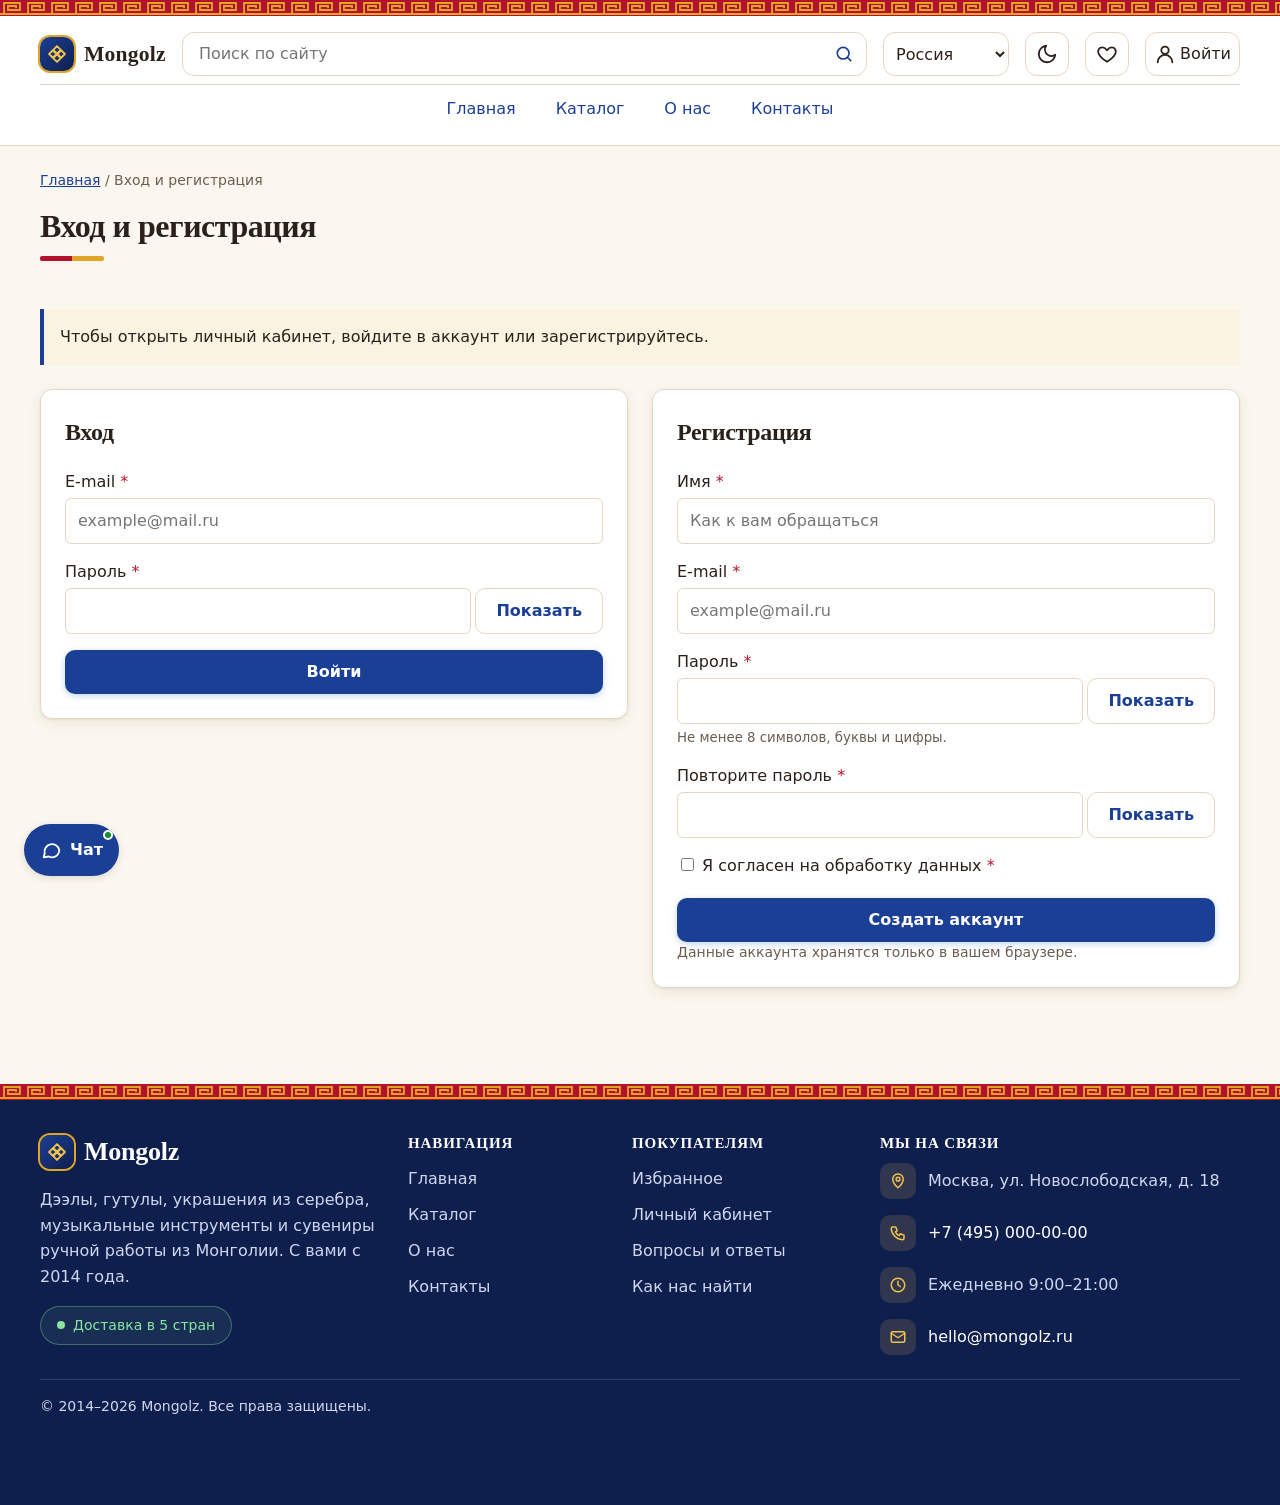
<file: account.html>
<!DOCTYPE html>
<html lang="ru">
<head>
  <meta charset="UTF-8">
  <meta name="viewport" content="width=device-width, initial-scale=1.0">
  <script>
    /* Тема и класс js ставим до отрисовки страницы, чтобы не было «вспышки». */
    (function () {
      var root = document.documentElement;
      root.classList.add('js');
      var theme = null;
      try { theme = localStorage.getItem('shop-theme'); } catch (e) {}
      if (theme !== 'dark' && theme !== 'light') {
        theme = window.matchMedia && matchMedia('(prefers-color-scheme: dark)').matches ? 'dark' : 'light';
      }
      root.setAttribute('data-theme', theme);
    })();
  </script>
  <meta name="description" content="Личный кабинет: профиль и история заявок.">
  <title>Личный кабинет — Mongolz</title>
  <link rel="stylesheet" href="css/style.css">
  <link rel="stylesheet" href="css/features.css">
  <link rel="stylesheet" href="css/polish.css">
  <link rel="stylesheet" href="css/responsive.css">
  <link rel="stylesheet" href="css/extra.css">
  <link rel="stylesheet" href="css/mongolz.css">
  <script src="js/products.js" defer></script>
  <script src="js/utils.js" defer></script>
  <script src="js/features.js" defer></script>
  <script src="js/auth.js" defer></script>
  <script src="js/favorites.js" defer></script>
</head>
<body>
  <a class="skip-link" href="#main">Перейти к основному содержимому</a>
  <header class="site-header">
    <div class="site-header__inner">
      <a class="site-header__logo" href="index.html"><span class="site-header__mark" aria-hidden="true"><svg viewBox="0 0 24 24" focusable="false"><path d="M12 2.5l4.5 4.5L12 11.5 7.5 7 12 2.5z"/><path d="M12 12.5l4.5 4.5-4.5 4.5L7.5 17l4.5-4.5z"/><path d="M2.5 12L7 7.5l4.5 4.5L7 16.5 2.5 12z"/><path d="M12.5 12L17 7.5l4.5 4.5-4.5 4.5-4.5-4.5z"/></svg></span>Mongolz</a>

      <button class="icon-button theme-toggle" id="theme-toggle" type="button" aria-pressed="false">
        <svg class="icon-moon" viewBox="0 0 24 24" aria-hidden="true" focusable="false"><path d="M21 12.8A9 9 0 1 1 11.2 3a7 7 0 0 0 9.8 9.8z"/></svg>
        <svg class="icon-sun" viewBox="0 0 24 24" aria-hidden="true" focusable="false"><circle cx="12" cy="12" r="4"/><path d="M12 2v2M12 20v2M4.9 4.9l1.4 1.4M17.7 17.7l1.4 1.4M2 12h2M20 12h2M4.9 19.1l1.4-1.4M17.7 6.3l1.4-1.4"/></svg>
        <span class="visually-hidden">Тёмная тема</span>
      </button>

      <a class="icon-button fav-link" id="fav-link" href="favorites.html" aria-label="Избранное">
        <svg viewBox="0 0 24 24" aria-hidden="true" focusable="false"><path d="M12 20.5s-7.5-4.6-9.3-9.3C1.5 8 3.6 4.8 6.8 4.8c2 0 3.6 1.1 5.2 3.1 1.6-2 3.2-3.1 5.2-3.1 3.2 0 5.3 3.2 4.1 6.4-1.8 4.7-9.3 9.3-9.3 9.3z"/></svg>
        <span class="fav-link__text">Избранное</span>
        <span class="fav-link__count" id="fav-count" hidden>0</span>
      </a>

      <a class="icon-button account-link" id="account-link" href="login.html" aria-label="Войти в аккаунт">
        <svg viewBox="0 0 24 24" aria-hidden="true" focusable="false"><circle cx="12" cy="8" r="4"/><path d="M4 21a8 8 0 0 1 16 0"/></svg>
        <span class="account-link__text">Войти</span>
      </a>

      <button class="icon-button nav-toggle" id="nav-toggle" type="button" aria-expanded="false" aria-controls="site-nav" aria-label="Открыть меню">
        <span class="nav-toggle__bars" aria-hidden="true"></span>
      </button>

      <form class="site-search" role="search" action="catalog.html" method="get">
        <label class="visually-hidden" for="site-search-input">Поиск по сайту</label>
        <div class="site-search__field">
          <input class="site-search__input" id="site-search-input" name="q" type="search" placeholder="Поиск по сайту" autocomplete="off" role="combobox" aria-expanded="false" aria-controls="search-results" aria-autocomplete="list">
          <button class="site-search__submit" type="submit" aria-label="Найти">
            <svg viewBox="0 0 24 24" aria-hidden="true" focusable="false"><circle cx="11" cy="11" r="7"/><path d="M20 20l-3.5-3.5"/></svg>
          </button>
        </div>
        <ul class="search-results" id="search-results" role="listbox" aria-label="Результаты поиска" hidden></ul>
        <p class="visually-hidden" id="search-status" role="status"></p>
      </form>

      <label class="visually-hidden" for="country-select">Страна доставки</label>
      <select class="country-select" id="country-select" name="country">
          <option value="RU">Россия</option>
          <option value="BY">Беларусь</option>
          <option value="KZ">Казахстан</option>
          <option value="AM">Армения</option>
          <option value="MN">Монголия</option>
      </select>

      <nav class="site-nav" id="site-nav" aria-label="Основная навигация">
        <ul class="site-nav__list">
          <li class="site-nav__item">
            <a class="site-nav__link" href="index.html">Главная</a>
          </li>
          <li class="site-nav__item">
            <a class="site-nav__link" href="catalog.html">Каталог</a>
          </li>
          <li class="site-nav__item">
            <a class="site-nav__link" href="about.html">О нас</a>
          </li>
          <li class="site-nav__item">
            <a class="site-nav__link" href="contacts.html">Контакты</a>
          </li>
        </ul>
      </nav>
    </div>
  </header>

  <main id="main">
    <nav class="breadcrumbs" aria-label="Хлебные крошки">
      <a class="breadcrumbs__link" href="index.html">Главная</a>
      <span class="breadcrumbs__current" aria-current="page">Личный кабинет</span>
    </nav>

    <div class="account" id="account">
      <div class="account__header">
        <div class="account__who">
          <div class="account__avatar" id="account-avatar" aria-hidden="true">?</div>
          <h1 class="account__title" id="account-title">Личный кабинет</h1>
        </div>
        <button class="button button--secondary" type="button" id="logout-button">Выйти</button>
      </div>

      <section class="account-card" aria-labelledby="profile-title">
        <h2 class="account-card__title" id="profile-title">Профиль</h2>
        <dl class="profile-list">
          <dt>Имя</dt><dd id="profile-name">—</dd>
          <dt>E-mail</dt><dd id="profile-email">—</dd>
          <dt>Страна</dt><dd id="profile-country">—</dd>
          <dt>Регистрация</dt><dd id="profile-created">—</dd>
        </dl>

        <form class="auth-form" id="profile-form" action="#" method="post" novalidate>
          <div class="order-form__field">
            <label class="order-form__label" for="profile-name-input">Изменить имя</label>
            <input class="order-form__input" id="profile-name-input" name="name" type="text" autocomplete="given-name" aria-describedby="profile-name-input-error">
            <p class="order-form__error" id="profile-name-input-error" hidden></p>
          </div>
          <button class="button button--primary" type="submit">Сохранить</button>
          <p class="auth-note" id="profile-status" role="status"></p>
        </form>

        <hr>
        <button class="button button--danger" type="button" id="delete-account-button">Удалить аккаунт</button>
      </section>

      <section class="account-card" aria-labelledby="orders-title">
        <h2 class="account-card__title" id="orders-title">Мои заявки</h2>
        <p class="auth-note" id="orders-count" role="status"></p>
        <ul class="orders-list" id="orders-list"></ul>
        <p id="orders-empty" hidden>
          Заявок пока нет. Выберите товар в <a href="catalog.html">каталоге</a> и нажмите «Заказать» —
          заявка появится здесь.
        </p>
      </section>
    </div>
  </main>

  <footer class="site-footer" id="contacts">
    <div class="site-footer__inner">
      <div class="site-footer__grid">
        <section class="footer-brand" aria-labelledby="footer-about">
          <a class="footer-brand__logo" href="index.html" id="footer-about"><span class="site-header__mark" aria-hidden="true"><svg viewBox="0 0 24 24" focusable="false"><path d="M12 2.5l4.5 4.5L12 11.5 7.5 7 12 2.5z"/><path d="M12 12.5l4.5 4.5-4.5 4.5L7.5 17l4.5-4.5z"/><path d="M2.5 12L7 7.5l4.5 4.5L7 16.5 2.5 12z"/><path d="M12.5 12L17 7.5l4.5 4.5-4.5 4.5-4.5-4.5z"/></svg></span>Mongolz</a>
          <p class="footer-brand__text">Дээлы, гутулы, украшения из серебра, музыкальные инструменты и сувениры ручной работы из Монголии. С вами с 2014 года.</p>
          <p class="footer-badge"><span class="footer-badge__dot" aria-hidden="true"></span>Доставка в 5 стран</p>
        </section>

        <nav aria-labelledby="footer-nav">
          <h2 class="site-footer__title" id="footer-nav">Навигация</h2>
          <ul class="site-footer__list">
            <li><a href="index.html">Главная</a></li>
            <li><a href="catalog.html">Каталог</a></li>
            <li><a href="about.html">О нас</a></li>
            <li><a href="contacts.html">Контакты</a></li>
          </ul>
        </nav>

        <nav aria-labelledby="footer-buyers">
          <h2 class="site-footer__title" id="footer-buyers">Покупателям</h2>
          <ul class="site-footer__list">
            <li><a href="favorites.html">Избранное</a></li>
            <li><a href="account.html">Личный кабинет</a></li>
            <li><a href="contacts.html#faq">Вопросы и ответы</a></li>
            <li><a href="contacts.html#route">Как нас найти</a></li>
          </ul>
        </nav>

        <section aria-labelledby="footer-contacts">
          <h2 class="site-footer__title" id="footer-contacts">Мы на связи</h2>
          <ul class="footer-contact">
            <li><span class="footer-contact__icon" aria-hidden="true"><svg viewBox="0 0 24 24" focusable="false"><path d="M12 21s-7-6.2-7-11.5A7 7 0 0 1 19 9.5C19 14.8 12 21 12 21z"/><circle cx="12" cy="9.5" r="2.5"/></svg></span><span>Москва, ул. Новослободская, д. 18</span></li>
            <li><span class="footer-contact__icon" aria-hidden="true"><svg viewBox="0 0 24 24" focusable="false"><path d="M5 4h4l2 5-2.5 1.5a11 11 0 0 0 5 5L15 13l5 2v4a2 2 0 0 1-2 2A16 16 0 0 1 3 6a2 2 0 0 1 2-2z"/></svg></span><a href="tel:+74950000000">+7 (495) 000-00-00</a></li>
            <li><span class="footer-contact__icon" aria-hidden="true"><svg viewBox="0 0 24 24" focusable="false"><circle cx="12" cy="12" r="9"/><path d="M12 7v5l3 2"/></svg></span><span>Ежедневно 9:00–21:00</span></li>
            <li><span class="footer-contact__icon" aria-hidden="true"><svg viewBox="0 0 24 24" focusable="false"><rect x="3" y="5" width="18" height="14" rx="2"/><path d="M3 7l9 6 9-6"/></svg></span><a href="mailto:hello@mongolz.ru">hello@mongolz.ru</a></li>
          </ul>
        </section>
      </div>

      <div class="site-footer__bottom">
        <p class="site-footer__text">&copy; 2014–2026 Mongolz. Все права защищены.</p>
      </div>
    </div>
  </footer>

  <button class="button button--primary back-to-top" id="back-to-top" type="button" aria-label="Вверх, к началу страницы">Вверх</button>

  <button class="chat-toggle" id="chat-toggle" type="button" aria-expanded="false" aria-controls="chat">
    <svg viewBox="0 0 24 24" aria-hidden="true" focusable="false"><path d="M21 12a8 8 0 0 1-11.6 7.1L4 20l1.1-4.3A8 8 0 1 1 21 12z"/></svg>
    <span>Чат</span>
    <span class="chat-toggle__dot" aria-hidden="true"></span>
  </button>

  <section class="chat" id="chat" role="dialog" aria-labelledby="chat-title" hidden>
    <div class="chat__header">
      <div>
        <h2 class="chat__title" id="chat-title">Онлайн-чат</h2>
        <p class="chat__status">Автоответчик · на связи</p>
      </div>
      <button class="chat__close" id="chat-close" type="button" aria-label="Закрыть чат"><span aria-hidden="true">&times;</span></button>
    </div>
    <div class="chat__log" id="chat-log" role="log" aria-live="polite" aria-label="Переписка"></div>
    <div class="chat__quick">
      <button class="chat__chip" type="button" data-chat-quick="доставка">Доставка</button>
      <button class="chat__chip" type="button" data-chat-quick="оплата">Оплата</button>
      <button class="chat__chip" type="button" data-chat-quick="возврат">Возврат</button>
      <button class="chat__chip" type="button" data-chat-quick="оператор">Связаться с человеком</button>
    </div>
    <form class="chat__form" id="chat-form" action="#" method="post">
      <label class="visually-hidden" for="chat-input">Ваше сообщение</label>
      <input class="chat__input" id="chat-input" name="message" type="text" placeholder="Напишите вопрос…" autocomplete="off">
      <button class="button button--primary" type="submit">Отправить</button>
    </form>
  </section>
</body>
</html>
</file>
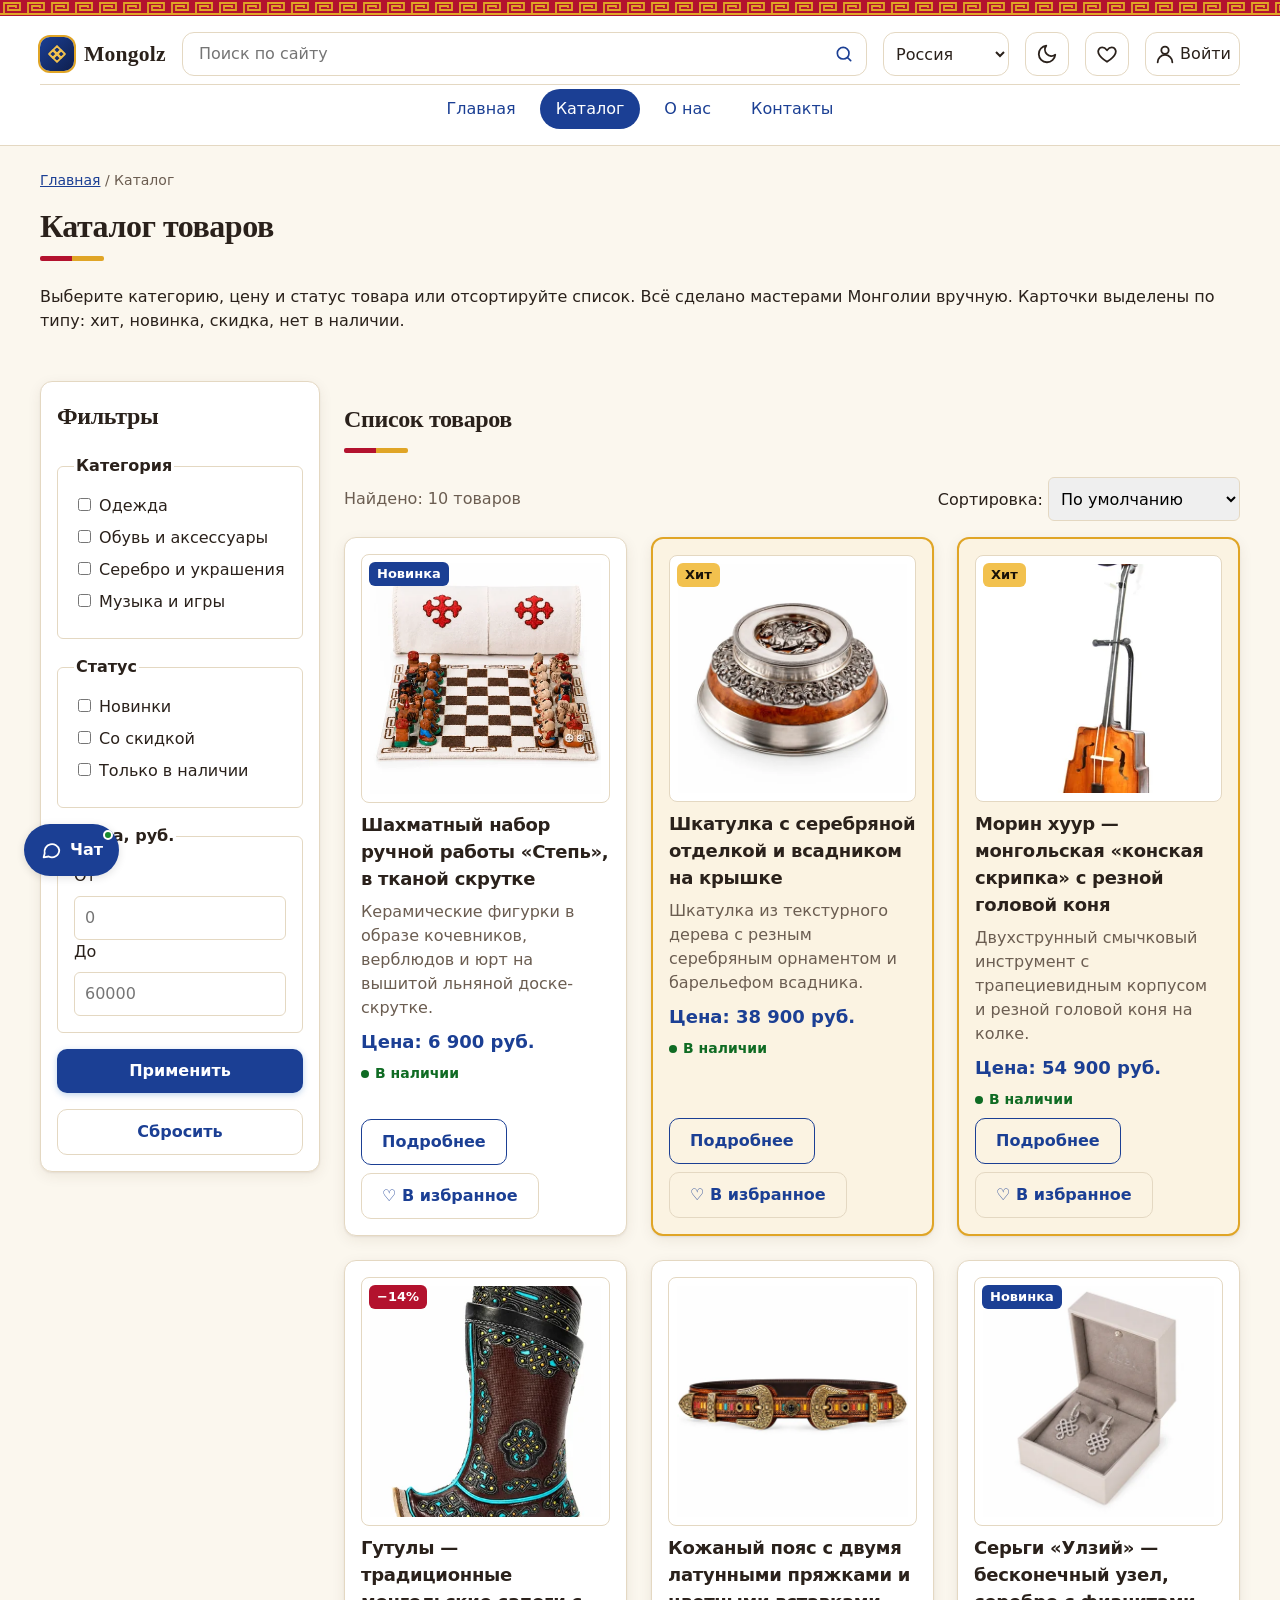
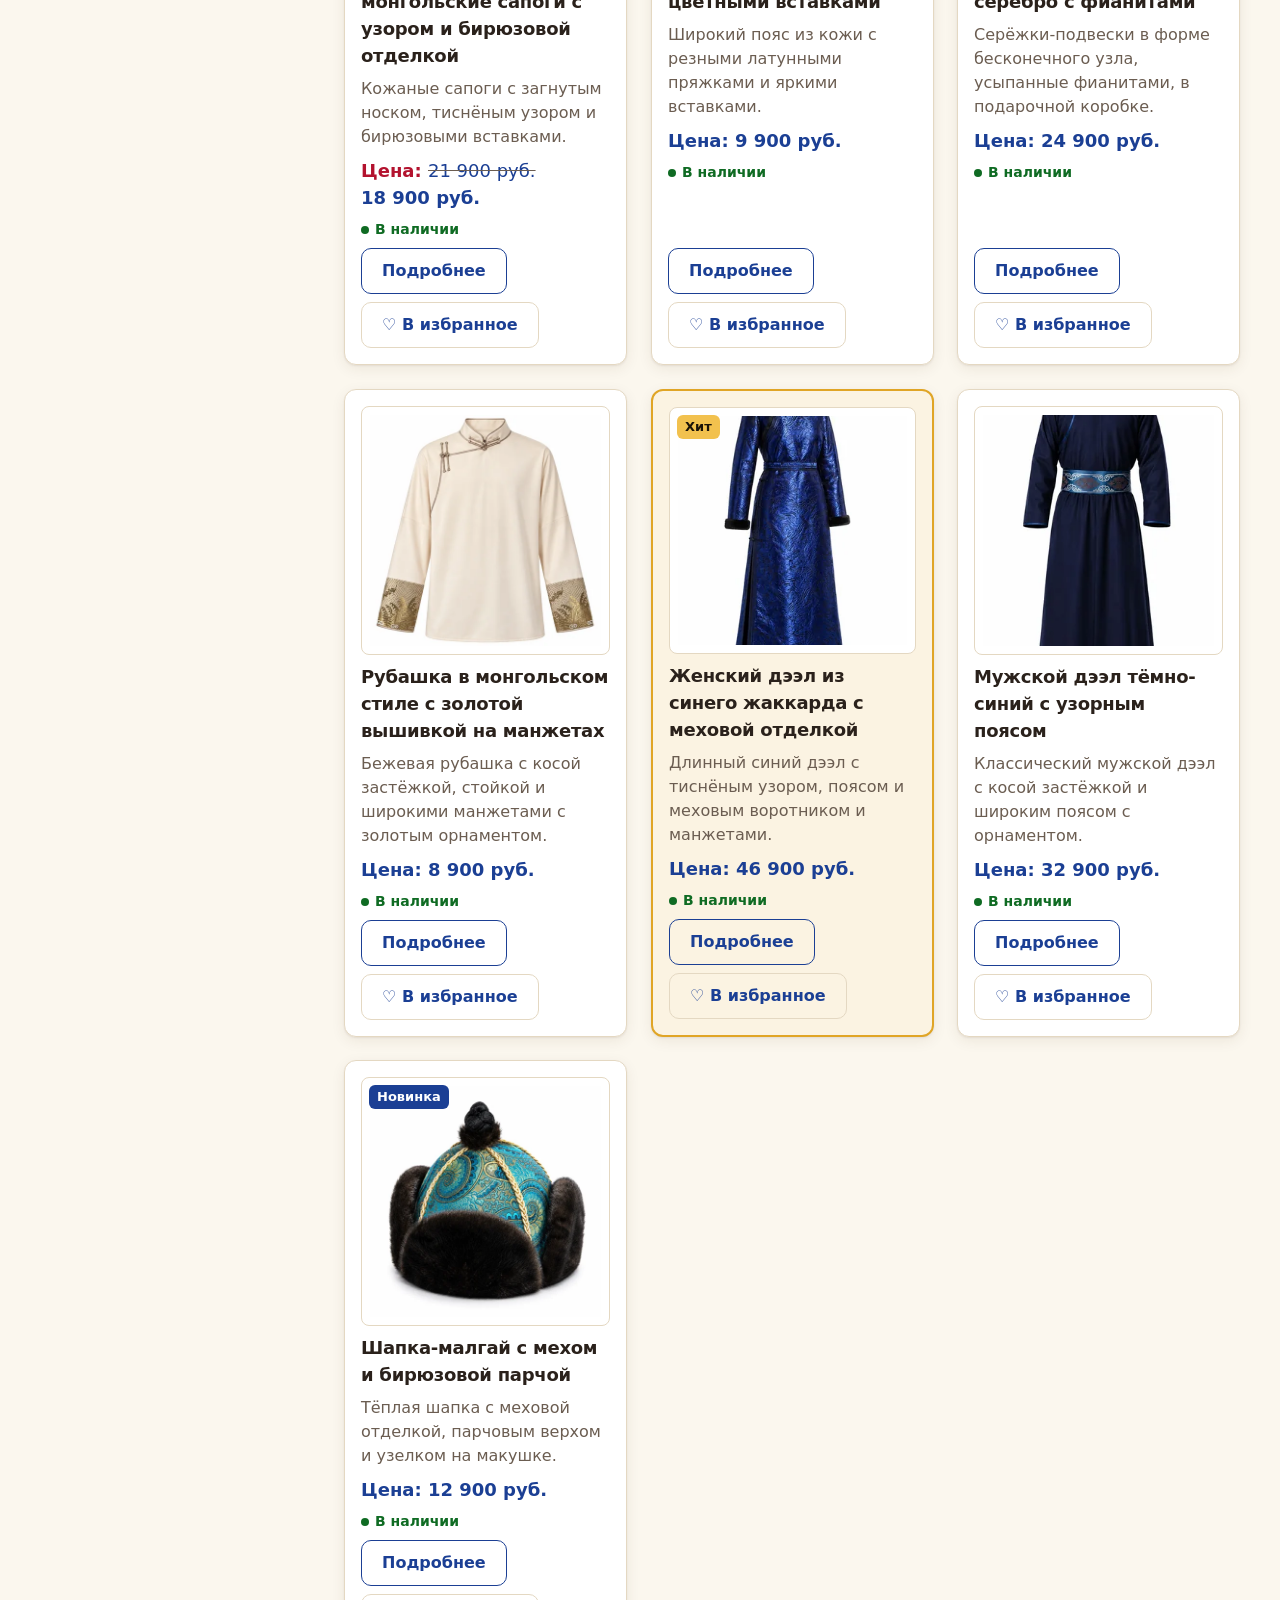
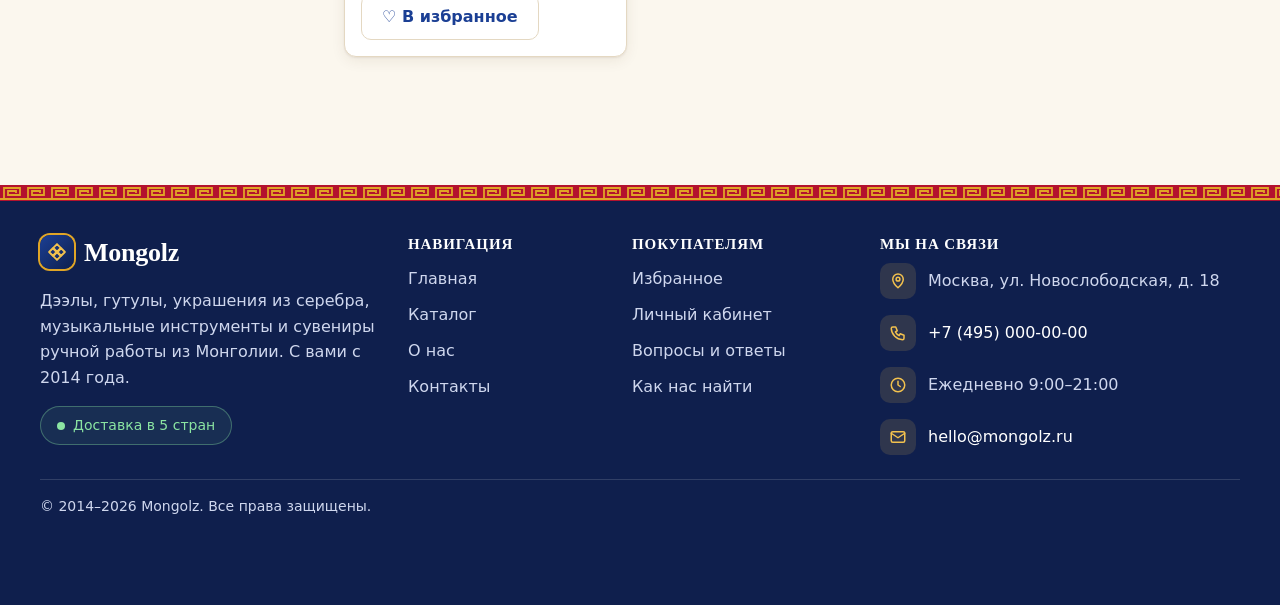
<file: catalog.html>
<!DOCTYPE html>
<html lang="ru">
<head>
  <meta charset="UTF-8">
  <meta name="viewport" content="width=device-width, initial-scale=1.0">
  <script>
    /* Тема и класс js ставим до отрисовки страницы, чтобы не было «вспышки». */
    (function () {
      var root = document.documentElement;
      root.classList.add('js');
      var theme = null;
      try { theme = localStorage.getItem('shop-theme'); } catch (e) {}
      if (theme !== 'dark' && theme !== 'light') {
        theme = window.matchMedia && matchMedia('(prefers-color-scheme: dark)').matches ? 'dark' : 'light';
      }
      root.setAttribute('data-theme', theme);
    })();
  </script>
  <meta name="description" content="Каталог Mongolz: одежда, обувь, серебряные украшения, морин хуур, шахматы и сувениры ручной работы из Монголии.">
  <title>Каталог товаров — Mongolz</title>
  <link rel="stylesheet" href="css/style.css">
  <link rel="stylesheet" href="css/features.css">
  <link rel="stylesheet" href="css/polish.css">
  <link rel="stylesheet" href="css/responsive.css">
  <link rel="stylesheet" href="css/extra.css">
  <link rel="stylesheet" href="css/mongolz.css">
  <script src="js/products.js" defer></script>
  <script src="js/utils.js" defer></script>
  <script src="js/main.js" defer></script>
  <script src="js/features.js" defer></script>
  <script src="js/auth.js" defer></script>
  <script src="js/favorites.js" defer></script>
</head>
<body>
  <a class="skip-link" href="#main">Перейти к основному содержимому</a>
  <header class="site-header">
    <div class="site-header__inner">
      <a class="site-header__logo" href="index.html"><span class="site-header__mark" aria-hidden="true"><svg viewBox="0 0 24 24" focusable="false"><path d="M12 2.5l4.5 4.5L12 11.5 7.5 7 12 2.5z"/><path d="M12 12.5l4.5 4.5-4.5 4.5L7.5 17l4.5-4.5z"/><path d="M2.5 12L7 7.5l4.5 4.5L7 16.5 2.5 12z"/><path d="M12.5 12L17 7.5l4.5 4.5-4.5 4.5-4.5-4.5z"/></svg></span>Mongolz</a>

      <button class="icon-button theme-toggle" id="theme-toggle" type="button" aria-pressed="false">
        <svg class="icon-moon" viewBox="0 0 24 24" aria-hidden="true" focusable="false"><path d="M21 12.8A9 9 0 1 1 11.2 3a7 7 0 0 0 9.8 9.8z"/></svg>
        <svg class="icon-sun" viewBox="0 0 24 24" aria-hidden="true" focusable="false"><circle cx="12" cy="12" r="4"/><path d="M12 2v2M12 20v2M4.9 4.9l1.4 1.4M17.7 17.7l1.4 1.4M2 12h2M20 12h2M4.9 19.1l1.4-1.4M17.7 6.3l1.4-1.4"/></svg>
        <span class="visually-hidden">Тёмная тема</span>
      </button>

      <a class="icon-button fav-link" id="fav-link" href="favorites.html" aria-label="Избранное">
        <svg viewBox="0 0 24 24" aria-hidden="true" focusable="false"><path d="M12 20.5s-7.5-4.6-9.3-9.3C1.5 8 3.6 4.8 6.8 4.8c2 0 3.6 1.1 5.2 3.1 1.6-2 3.2-3.1 5.2-3.1 3.2 0 5.3 3.2 4.1 6.4-1.8 4.7-9.3 9.3-9.3 9.3z"/></svg>
        <span class="fav-link__text">Избранное</span>
        <span class="fav-link__count" id="fav-count" hidden>0</span>
      </a>

      <a class="icon-button account-link" id="account-link" href="login.html" aria-label="Войти в аккаунт">
        <svg viewBox="0 0 24 24" aria-hidden="true" focusable="false"><circle cx="12" cy="8" r="4"/><path d="M4 21a8 8 0 0 1 16 0"/></svg>
        <span class="account-link__text">Войти</span>
      </a>

      <button class="icon-button nav-toggle" id="nav-toggle" type="button" aria-expanded="false" aria-controls="site-nav" aria-label="Открыть меню">
        <span class="nav-toggle__bars" aria-hidden="true"></span>
      </button>

      <form class="site-search" role="search" action="catalog.html" method="get">
        <label class="visually-hidden" for="site-search-input">Поиск по сайту</label>
        <div class="site-search__field">
          <input class="site-search__input" id="site-search-input" name="q" type="search" placeholder="Поиск по сайту" autocomplete="off" role="combobox" aria-expanded="false" aria-controls="search-results" aria-autocomplete="list">
          <button class="site-search__submit" type="submit" aria-label="Найти">
            <svg viewBox="0 0 24 24" aria-hidden="true" focusable="false"><circle cx="11" cy="11" r="7"/><path d="M20 20l-3.5-3.5"/></svg>
          </button>
        </div>
        <ul class="search-results" id="search-results" role="listbox" aria-label="Результаты поиска" hidden></ul>
        <p class="visually-hidden" id="search-status" role="status"></p>
      </form>

      <label class="visually-hidden" for="country-select">Страна доставки</label>
      <select class="country-select" id="country-select" name="country">
          <option value="RU">Россия</option>
          <option value="BY">Беларусь</option>
          <option value="KZ">Казахстан</option>
          <option value="AM">Армения</option>
          <option value="MN">Монголия</option>
      </select>

      <nav class="site-nav" id="site-nav" aria-label="Основная навигация">
        <ul class="site-nav__list">
          <li class="site-nav__item">
            <a class="site-nav__link" href="index.html">Главная</a>
          </li>
          <li class="site-nav__item">
            <a class="site-nav__link site-nav__link--active" href="catalog.html" aria-current="page">Каталог</a>
          </li>
          <li class="site-nav__item">
            <a class="site-nav__link" href="about.html">О нас</a>
          </li>
          <li class="site-nav__item">
            <a class="site-nav__link" href="contacts.html">Контакты</a>
          </li>
        </ul>
      </nav>
    </div>
  </header>

  <main id="main">
    <nav class="breadcrumbs" aria-label="Хлебные крошки">
      <a class="breadcrumbs__link" href="index.html">Главная</a>
      <span class="breadcrumbs__current" aria-current="page">Каталог</span>
    </nav>

    <section class="section">
      <h1 class="section__title">Каталог товаров</h1>
      <p>
        Выберите категорию, цену и статус товара или отсортируйте список. Всё сделано мастерами Монголии вручную.
        Карточки выделены по типу: хит, новинка, скидка, нет в наличии.
      </p>
    </section>

    <section class="catalog-layout">
      <aside class="catalog-filters">
        <h2 class="catalog-filters__title">Фильтры</h2>

        <form class="filters-form" id="filters-form" action="#" method="get">
          <fieldset class="filters-form__fieldset">
            <legend class="filters-form__legend">Категория</legend>
            <label class="filters-form__label"><input type="checkbox" name="category" value="clothing"> Одежда</label>
            <label class="filters-form__label"><input type="checkbox" name="category" value="accessories"> Обувь и аксессуары</label>
            <label class="filters-form__label"><input type="checkbox" name="category" value="silver"> Серебро и украшения</label>
            <label class="filters-form__label"><input type="checkbox" name="category" value="culture"> Музыка и игры</label>
          </fieldset>

          <fieldset class="filters-form__fieldset">
            <legend class="filters-form__legend">Статус</legend>
            <label class="filters-form__label"><input type="checkbox" name="status" value="new"> Новинки</label>
            <label class="filters-form__label"><input type="checkbox" name="status" value="discount"> Со скидкой</label>
            <label class="filters-form__label"><input type="checkbox" name="status" value="in-stock"> Только в наличии</label>
          </fieldset>

          <fieldset class="filters-form__fieldset">
            <legend class="filters-form__legend">Цена, <span data-currency-label>руб.</span></legend>
            <label class="filters-form__label" for="price-from">От</label>
            <input class="filters-form__input" id="price-from" name="price-from" type="number" min="0" placeholder="0">
            <label class="filters-form__label" for="price-to">До</label>
            <input class="filters-form__input" id="price-to" name="price-to" type="number" min="0" placeholder="60000">
          </fieldset>

          <button class="button button--primary" type="submit">Применить</button>
          <button class="button button--ghost" type="reset">Сбросить</button>
        </form>
      </aside>

      <section class="catalog-products">
        <h2 class="catalog-products__title">Список товаров</h2>

        <div class="catalog-toolbar">
          <p class="catalog-toolbar__count" id="results-count" role="status">Найдено: 10 товаров</p>
          <div class="catalog-toolbar__sort">
            <label for="sort-select">Сортировка:</label>
            <select class="catalog-toolbar__select" id="sort-select">
              <option value="default">По умолчанию</option>
              <option value="price-asc">Сначала дешёвые</option>
              <option value="price-desc">Сначала дорогие</option>
              <option value="name">По названию</option>
            </select>
          </div>
        </div>

        <div class="products-grid" data-sortable>
        <article aria-labelledby="card-title-1" class="product-card product-card--new" data-name="Шахматный набор ручной работы «Степь», в тканой скрутке" data-price="6900" data-category="culture" data-tags="new in-stock" data-order="1">
          <div class="product-card__media"><img class="product-card__image" src="images/products/p1-480.webp" srcset="images/products/p1-480.webp 480w, images/products/p1-960.webp 960w" sizes="(min-width: 1280px) 300px, (min-width: 1024px) 300px, (min-width: 640px) 46vw, 92vw" width="480" height="480" alt="Шахматный набор ручной работы: льняная доска-скрутка с коричневыми клетками и вышитым орнаментом по краю, на ней расставлены раскрашенные керамические фигурки кочевников и верблюдов; сзади свёрнутый белый чехол с красной вышивкой" loading="lazy" decoding="async"></div>
          <span class="badge badge--new product-card__badge">Новинка</span>
          <div class="product-card__body">
            <h3 class="product-card__title" id="card-title-1"><a class="product-card__link" href="product.html?id=1">Шахматный набор ручной работы «Степь», в тканой скрутке</a></h3>
            <p class="product-card__description">Керамические фигурки в образе кочевников, верблюдов и юрт на вышитой льняной доске-скрутке.</p>
            <p class="product-card__price">Цена: <span data-rub="6900">6 900 руб.</span></p>
            <p class="stock stock--in">В наличии</p>
          </div>
          <div class="product-card__actions">
            <a class="button button--secondary" href="product.html?id=1" aria-label="Подробнее: Шахматный набор ручной работы «Степь», в тканой скрутке">Подробнее</a>
            <button class="button button--ghost" type="button" data-favorite data-id="1" aria-pressed="false" aria-label="В избранное: Шахматный набор ручной работы «Степь», в тканой скрутке">В избранное</button>
          </div>
        </article>
        <article aria-labelledby="card-title-2" class="product-card product-card--featured" data-name="Шкатулка с серебряной отделкой и всадником на крышке" data-price="38900" data-category="silver" data-tags="hit in-stock" data-order="2">
          <div class="product-card__media"><img class="product-card__image" src="images/products/p2-480.webp" srcset="images/products/p2-480.webp 480w, images/products/p2-960.webp 960w" sizes="(min-width: 1280px) 300px, (min-width: 1024px) 300px, (min-width: 640px) 46vw, 92vw" width="480" height="480" alt="Круглая шкатулка из дерева с тёплым природным рисунком, поясом из ажурного серебра с растительным орнаментом и серебряной крышкой с барельефом всадника на коне" loading="lazy" decoding="async"></div>
          <span class="badge product-card__badge">Хит</span>
          <div class="product-card__body">
            <h3 class="product-card__title" id="card-title-2"><a class="product-card__link" href="product.html?id=2">Шкатулка с серебряной отделкой и всадником на крышке</a></h3>
            <p class="product-card__description">Шкатулка из текстурного дерева с резным серебряным орнаментом и барельефом всадника.</p>
            <p class="product-card__price">Цена: <span data-rub="38900">38 900 руб.</span></p>
            <p class="stock stock--in">В наличии</p>
          </div>
          <div class="product-card__actions">
            <a class="button button--secondary" href="product.html?id=2" aria-label="Подробнее: Шкатулка с серебряной отделкой и всадником на крышке">Подробнее</a>
            <button class="button button--ghost" type="button" data-favorite data-id="2" aria-pressed="false" aria-label="В избранное: Шкатулка с серебряной отделкой и всадником на крышке">В избранное</button>
          </div>
        </article>
        <article aria-labelledby="card-title-3" class="product-card product-card--featured" data-name="Морин хуур — монгольская «конская скрипка» с резной головой коня" data-price="54900" data-category="culture" data-tags="hit in-stock" data-order="3">
          <div class="product-card__media"><img class="product-card__image" src="images/products/p3-480.webp" srcset="images/products/p3-480.webp 480w, images/products/p3-960.webp 960w" sizes="(min-width: 1280px) 300px, (min-width: 1024px) 300px, (min-width: 640px) 46vw, 92vw" width="480" height="480" alt="Морин хуур на подставке: трапециевидный деревянный корпус янтарного цвета с резонаторными отверстиями, длинный тёмный гриф с двумя струнами и резная голова коня на вершине" loading="lazy" decoding="async"></div>
          <span class="badge product-card__badge">Хит</span>
          <div class="product-card__body">
            <h3 class="product-card__title" id="card-title-3"><a class="product-card__link" href="product.html?id=3">Морин хуур — монгольская «конская скрипка» с резной головой коня</a></h3>
            <p class="product-card__description">Двухструнный смычковый инструмент с трапециевидным корпусом и резной головой коня на колке.</p>
            <p class="product-card__price">Цена: <span data-rub="54900">54 900 руб.</span></p>
            <p class="stock stock--in">В наличии</p>
          </div>
          <div class="product-card__actions">
            <a class="button button--secondary" href="product.html?id=3" aria-label="Подробнее: Морин хуур — монгольская «конская скрипка» с резной головой коня">Подробнее</a>
            <button class="button button--ghost" type="button" data-favorite data-id="3" aria-pressed="false" aria-label="В избранное: Морин хуур — монгольская «конская скрипка» с резной головой коня">В избранное</button>
          </div>
        </article>
        <article aria-labelledby="card-title-4" class="product-card product-card--discount" data-name="Гутулы — традиционные монгольские сапоги с узором и бирюзовой отделкой" data-price="18900" data-category="accessories" data-tags="discount in-stock" data-order="4">
          <div class="product-card__media"><img class="product-card__image" src="images/products/p4-480.webp" srcset="images/products/p4-480.webp 480w, images/products/p4-960.webp 960w" sizes="(min-width: 1280px) 300px, (min-width: 1024px) 300px, (min-width: 640px) 46vw, 92vw" width="480" height="480" alt="Гутулы — коричневый кожаный сапог с загнутым носком, чёрными узорными аппликациями с жёлтыми и бирюзовыми точками и ярким бирюзовым кантом" loading="lazy" decoding="async"></div>
          <span class="badge badge--discount product-card__badge">&minus;14%</span>
          <div class="product-card__body">
            <h3 class="product-card__title" id="card-title-4"><a class="product-card__link" href="product.html?id=4">Гутулы — традиционные монгольские сапоги с узором и бирюзовой отделкой</a></h3>
            <p class="product-card__description">Кожаные сапоги с загнутым носком, тиснёным узором и бирюзовыми вставками.</p>
            <p class="product-card__price">Цена: <span class="visually-hidden">старая </span><s class="product-card__price-old"><span data-rub="21900">21 900 руб.</span></s> <span class="visually-hidden">новая </span><span data-rub="18900">18 900 руб.</span></p>
            <p class="stock stock--in">В наличии</p>
          </div>
          <div class="product-card__actions">
            <a class="button button--secondary" href="product.html?id=4" aria-label="Подробнее: Гутулы — традиционные монгольские сапоги с узором и бирюзовой отделкой">Подробнее</a>
            <button class="button button--ghost" type="button" data-favorite data-id="4" aria-pressed="false" aria-label="В избранное: Гутулы — традиционные монгольские сапоги с узором и бирюзовой отделкой">В избранное</button>
          </div>
        </article>
        <article aria-labelledby="card-title-5" class="product-card" data-name="Кожаный пояс с двумя латунными пряжками и цветными вставками" data-price="9900" data-category="accessories" data-tags="in-stock" data-order="5">
          <div class="product-card__media"><img class="product-card__image" src="images/products/p5-480.webp" srcset="images/products/p5-480.webp 480w, images/products/p5-960.webp 960w" sizes="(min-width: 1280px) 300px, (min-width: 1024px) 300px, (min-width: 640px) 46vw, 92vw" width="480" height="480" alt="Широкий коричневый кожаный пояс с двумя резными латунными пряжками, декоративными наконечниками и цветными вставками — красными, жёлтыми, бирюзовыми и чёрными" loading="lazy" decoding="async"></div>
          
          <div class="product-card__body">
            <h3 class="product-card__title" id="card-title-5"><a class="product-card__link" href="product.html?id=5">Кожаный пояс с двумя латунными пряжками и цветными вставками</a></h3>
            <p class="product-card__description">Широкий пояс из кожи с резными латунными пряжками и яркими вставками.</p>
            <p class="product-card__price">Цена: <span data-rub="9900">9 900 руб.</span></p>
            <p class="stock stock--in">В наличии</p>
          </div>
          <div class="product-card__actions">
            <a class="button button--secondary" href="product.html?id=5" aria-label="Подробнее: Кожаный пояс с двумя латунными пряжками и цветными вставками">Подробнее</a>
            <button class="button button--ghost" type="button" data-favorite data-id="5" aria-pressed="false" aria-label="В избранное: Кожаный пояс с двумя латунными пряжками и цветными вставками">В избранное</button>
          </div>
        </article>
        <article aria-labelledby="card-title-6" class="product-card product-card--new" data-name="Серьги «Улзий» — бесконечный узел, серебро с фианитами" data-price="24900" data-category="silver" data-tags="new in-stock" data-order="6">
          <div class="product-card__media"><img class="product-card__image" src="images/products/p6-480.webp" srcset="images/products/p6-480.webp 480w, images/products/p6-960.webp 960w" sizes="(min-width: 1280px) 300px, (min-width: 1024px) 300px, (min-width: 640px) 46vw, 92vw" width="480" height="480" alt="Серьги-подвески «Улзий» в форме бесконечного узла, усыпанные фианитами, в открытой серой подарочной коробке с замшевой подложкой" loading="lazy" decoding="async"></div>
          <span class="badge badge--new product-card__badge">Новинка</span>
          <div class="product-card__body">
            <h3 class="product-card__title" id="card-title-6"><a class="product-card__link" href="product.html?id=6">Серьги «Улзий» — бесконечный узел, серебро с фианитами</a></h3>
            <p class="product-card__description">Серёжки-подвески в форме бесконечного узла, усыпанные фианитами, в подарочной коробке.</p>
            <p class="product-card__price">Цена: <span data-rub="24900">24 900 руб.</span></p>
            <p class="stock stock--in">В наличии</p>
          </div>
          <div class="product-card__actions">
            <a class="button button--secondary" href="product.html?id=6" aria-label="Подробнее: Серьги «Улзий» — бесконечный узел, серебро с фианитами">Подробнее</a>
            <button class="button button--ghost" type="button" data-favorite data-id="6" aria-pressed="false" aria-label="В избранное: Серьги «Улзий» — бесконечный узел, серебро с фианитами">В избранное</button>
          </div>
        </article>
        <article aria-labelledby="card-title-7" class="product-card" data-name="Рубашка в монгольском стиле с золотой вышивкой на манжетах" data-price="8900" data-category="clothing" data-tags="in-stock" data-order="7">
          <div class="product-card__media"><img class="product-card__image" src="images/products/p7-480.webp" srcset="images/products/p7-480.webp 480w, images/products/p7-960.webp 960w" sizes="(min-width: 1280px) 300px, (min-width: 1024px) 300px, (min-width: 640px) 46vw, 92vw" width="480" height="480" alt="Бежевая рубашка со стойкой, косой застёжкой на тканых пуговицах-узелках и широкими манжетами с золотым узорным орнаментом" loading="lazy" decoding="async"></div>
          
          <div class="product-card__body">
            <h3 class="product-card__title" id="card-title-7"><a class="product-card__link" href="product.html?id=7">Рубашка в монгольском стиле с золотой вышивкой на манжетах</a></h3>
            <p class="product-card__description">Бежевая рубашка с косой застёжкой, стойкой и широкими манжетами с золотым орнаментом.</p>
            <p class="product-card__price">Цена: <span data-rub="8900">8 900 руб.</span></p>
            <p class="stock stock--in">В наличии</p>
          </div>
          <div class="product-card__actions">
            <a class="button button--secondary" href="product.html?id=7" aria-label="Подробнее: Рубашка в монгольском стиле с золотой вышивкой на манжетах">Подробнее</a>
            <button class="button button--ghost" type="button" data-favorite data-id="7" aria-pressed="false" aria-label="В избранное: Рубашка в монгольском стиле с золотой вышивкой на манжетах">В избранное</button>
          </div>
        </article>
        <article aria-labelledby="card-title-8" class="product-card product-card--featured" data-name="Женский дээл из синего жаккарда с меховой отделкой" data-price="46900" data-category="clothing" data-tags="hit in-stock" data-order="8">
          <div class="product-card__media"><img class="product-card__image" src="images/products/p8-480.webp" srcset="images/products/p8-480.webp 480w, images/products/p8-960.webp 960w" sizes="(min-width: 1280px) 300px, (min-width: 1024px) 300px, (min-width: 640px) 46vw, 92vw" width="480" height="480" alt="Длинный женский дээл из переливающегося синего жаккарда с тиснёным узором, чёрным меховым воротником и манжетами, поясом и косой застёжкой" loading="lazy" decoding="async"></div>
          <span class="badge product-card__badge">Хит</span>
          <div class="product-card__body">
            <h3 class="product-card__title" id="card-title-8"><a class="product-card__link" href="product.html?id=8">Женский дээл из синего жаккарда с меховой отделкой</a></h3>
            <p class="product-card__description">Длинный синий дээл с тиснёным узором, поясом и меховым воротником и манжетами.</p>
            <p class="product-card__price">Цена: <span data-rub="46900">46 900 руб.</span></p>
            <p class="stock stock--in">В наличии</p>
          </div>
          <div class="product-card__actions">
            <a class="button button--secondary" href="product.html?id=8" aria-label="Подробнее: Женский дээл из синего жаккарда с меховой отделкой">Подробнее</a>
            <button class="button button--ghost" type="button" data-favorite data-id="8" aria-pressed="false" aria-label="В избранное: Женский дээл из синего жаккарда с меховой отделкой">В избранное</button>
          </div>
        </article>
        <article aria-labelledby="card-title-9" class="product-card" data-name="Мужской дээл тёмно-синий с узорным поясом" data-price="32900" data-category="clothing" data-tags="in-stock" data-order="9">
          <div class="product-card__media"><img class="product-card__image" src="images/products/p9-480.webp" srcset="images/products/p9-480.webp 480w, images/products/p9-960.webp 960w" sizes="(min-width: 1280px) 300px, (min-width: 1024px) 300px, (min-width: 640px) 46vw, 92vw" width="480" height="480" alt="Тёмно-синий мужской дээл с косой застёжкой, синим кантом и широким голубым поясом с узором из облаков и узлов" loading="lazy" decoding="async"></div>
          
          <div class="product-card__body">
            <h3 class="product-card__title" id="card-title-9"><a class="product-card__link" href="product.html?id=9">Мужской дээл тёмно-синий с узорным поясом</a></h3>
            <p class="product-card__description">Классический мужской дээл с косой застёжкой и широким поясом с орнаментом.</p>
            <p class="product-card__price">Цена: <span data-rub="32900">32 900 руб.</span></p>
            <p class="stock stock--in">В наличии</p>
          </div>
          <div class="product-card__actions">
            <a class="button button--secondary" href="product.html?id=9" aria-label="Подробнее: Мужской дээл тёмно-синий с узорным поясом">Подробнее</a>
            <button class="button button--ghost" type="button" data-favorite data-id="9" aria-pressed="false" aria-label="В избранное: Мужской дээл тёмно-синий с узорным поясом">В избранное</button>
          </div>
        </article>
        <article aria-labelledby="card-title-10" class="product-card product-card--new" data-name="Шапка-малгай с мехом и бирюзовой парчой" data-price="12900" data-category="accessories" data-tags="new in-stock" data-order="10">
          <div class="product-card__media"><img class="product-card__image" src="images/products/p10-480.webp" srcset="images/products/p10-480.webp 480w, images/products/p10-960.webp 960w" sizes="(min-width: 1280px) 300px, (min-width: 1024px) 300px, (min-width: 640px) 46vw, 92vw" width="480" height="480" alt="Шапка-малгай: бирюзовая парчовая тулья с золотистым узором и золотой тесьмой, чёрный узелок на макушке и широкий тёмно-коричневый меховой околыш с наушниками" loading="lazy" decoding="async"></div>
          <span class="badge badge--new product-card__badge">Новинка</span>
          <div class="product-card__body">
            <h3 class="product-card__title" id="card-title-10"><a class="product-card__link" href="product.html?id=10">Шапка-малгай с мехом и бирюзовой парчой</a></h3>
            <p class="product-card__description">Тёплая шапка с меховой отделкой, парчовым верхом и узелком на макушке.</p>
            <p class="product-card__price">Цена: <span data-rub="12900">12 900 руб.</span></p>
            <p class="stock stock--in">В наличии</p>
          </div>
          <div class="product-card__actions">
            <a class="button button--secondary" href="product.html?id=10" aria-label="Подробнее: Шапка-малгай с мехом и бирюзовой парчой">Подробнее</a>
            <button class="button button--ghost" type="button" data-favorite data-id="10" aria-pressed="false" aria-label="В избранное: Шапка-малгай с мехом и бирюзовой парчой">В избранное</button>
          </div>
        </article>
        </div>

        <p class="catalog-empty" id="catalog-empty" hidden>Ничего не найдено. Измените фильтры или нажмите «Сбросить».</p>
      </section>
    </section>
  </main>

  <footer class="site-footer" id="contacts">
    <div class="site-footer__inner">
      <div class="site-footer__grid">
        <section class="footer-brand" aria-labelledby="footer-about">
          <a class="footer-brand__logo" href="index.html" id="footer-about"><span class="site-header__mark" aria-hidden="true"><svg viewBox="0 0 24 24" focusable="false"><path d="M12 2.5l4.5 4.5L12 11.5 7.5 7 12 2.5z"/><path d="M12 12.5l4.5 4.5-4.5 4.5L7.5 17l4.5-4.5z"/><path d="M2.5 12L7 7.5l4.5 4.5L7 16.5 2.5 12z"/><path d="M12.5 12L17 7.5l4.5 4.5-4.5 4.5-4.5-4.5z"/></svg></span>Mongolz</a>
          <p class="footer-brand__text">Дээлы, гутулы, украшения из серебра, музыкальные инструменты и сувениры ручной работы из Монголии. С вами с 2014 года.</p>
          <p class="footer-badge"><span class="footer-badge__dot" aria-hidden="true"></span>Доставка в 5 стран</p>
        </section>

        <nav aria-labelledby="footer-nav">
          <h2 class="site-footer__title" id="footer-nav">Навигация</h2>
          <ul class="site-footer__list">
            <li><a href="index.html">Главная</a></li>
            <li><a href="catalog.html">Каталог</a></li>
            <li><a href="about.html">О нас</a></li>
            <li><a href="contacts.html">Контакты</a></li>
          </ul>
        </nav>

        <nav aria-labelledby="footer-buyers">
          <h2 class="site-footer__title" id="footer-buyers">Покупателям</h2>
          <ul class="site-footer__list">
            <li><a href="favorites.html">Избранное</a></li>
            <li><a href="account.html">Личный кабинет</a></li>
            <li><a href="contacts.html#faq">Вопросы и ответы</a></li>
            <li><a href="contacts.html#route">Как нас найти</a></li>
          </ul>
        </nav>

        <section aria-labelledby="footer-contacts">
          <h2 class="site-footer__title" id="footer-contacts">Мы на связи</h2>
          <ul class="footer-contact">
            <li><span class="footer-contact__icon" aria-hidden="true"><svg viewBox="0 0 24 24" focusable="false"><path d="M12 21s-7-6.2-7-11.5A7 7 0 0 1 19 9.5C19 14.8 12 21 12 21z"/><circle cx="12" cy="9.5" r="2.5"/></svg></span><span>Москва, ул. Новослободская, д. 18</span></li>
            <li><span class="footer-contact__icon" aria-hidden="true"><svg viewBox="0 0 24 24" focusable="false"><path d="M5 4h4l2 5-2.5 1.5a11 11 0 0 0 5 5L15 13l5 2v4a2 2 0 0 1-2 2A16 16 0 0 1 3 6a2 2 0 0 1 2-2z"/></svg></span><a href="tel:+74950000000">+7 (495) 000-00-00</a></li>
            <li><span class="footer-contact__icon" aria-hidden="true"><svg viewBox="0 0 24 24" focusable="false"><circle cx="12" cy="12" r="9"/><path d="M12 7v5l3 2"/></svg></span><span>Ежедневно 9:00–21:00</span></li>
            <li><span class="footer-contact__icon" aria-hidden="true"><svg viewBox="0 0 24 24" focusable="false"><rect x="3" y="5" width="18" height="14" rx="2"/><path d="M3 7l9 6 9-6"/></svg></span><a href="mailto:hello@mongolz.ru">hello@mongolz.ru</a></li>
          </ul>
        </section>
      </div>

      <div class="site-footer__bottom">
        <p class="site-footer__text">&copy; 2014–2026 Mongolz. Все права защищены.</p>
      </div>
    </div>
  </footer>
  <button class="button button--primary back-to-top" id="back-to-top" type="button" aria-label="Вверх, к началу страницы">Вверх</button>

  <button class="chat-toggle" id="chat-toggle" type="button" aria-expanded="false" aria-controls="chat">
    <svg viewBox="0 0 24 24" aria-hidden="true" focusable="false"><path d="M21 12a8 8 0 0 1-11.6 7.1L4 20l1.1-4.3A8 8 0 1 1 21 12z"/></svg>
    <span>Чат</span>
    <span class="chat-toggle__dot" aria-hidden="true"></span>
  </button>

  <section class="chat" id="chat" role="dialog" aria-labelledby="chat-title" hidden>
    <div class="chat__header">
      <div>
        <h2 class="chat__title" id="chat-title">Онлайн-чат</h2>
        <p class="chat__status">Автоответчик · на связи</p>
      </div>
      <button class="chat__close" id="chat-close" type="button" aria-label="Закрыть чат"><span aria-hidden="true">&times;</span></button>
    </div>
    <div class="chat__log" id="chat-log" role="log" aria-live="polite" aria-label="Переписка"></div>
    <div class="chat__quick">
      <button class="chat__chip" type="button" data-chat-quick="доставка">Доставка</button>
      <button class="chat__chip" type="button" data-chat-quick="оплата">Оплата</button>
      <button class="chat__chip" type="button" data-chat-quick="возврат">Возврат</button>
      <button class="chat__chip" type="button" data-chat-quick="оператор">Связаться с человеком</button>
    </div>
    <form class="chat__form" id="chat-form" action="#" method="post">
      <label class="visually-hidden" for="chat-input">Ваше сообщение</label>
      <input class="chat__input" id="chat-input" name="message" type="text" placeholder="Напишите вопрос…" autocomplete="off">
      <button class="button button--primary" type="submit">Отправить</button>
    </form>
  </section>
</body>
</html>
</file>
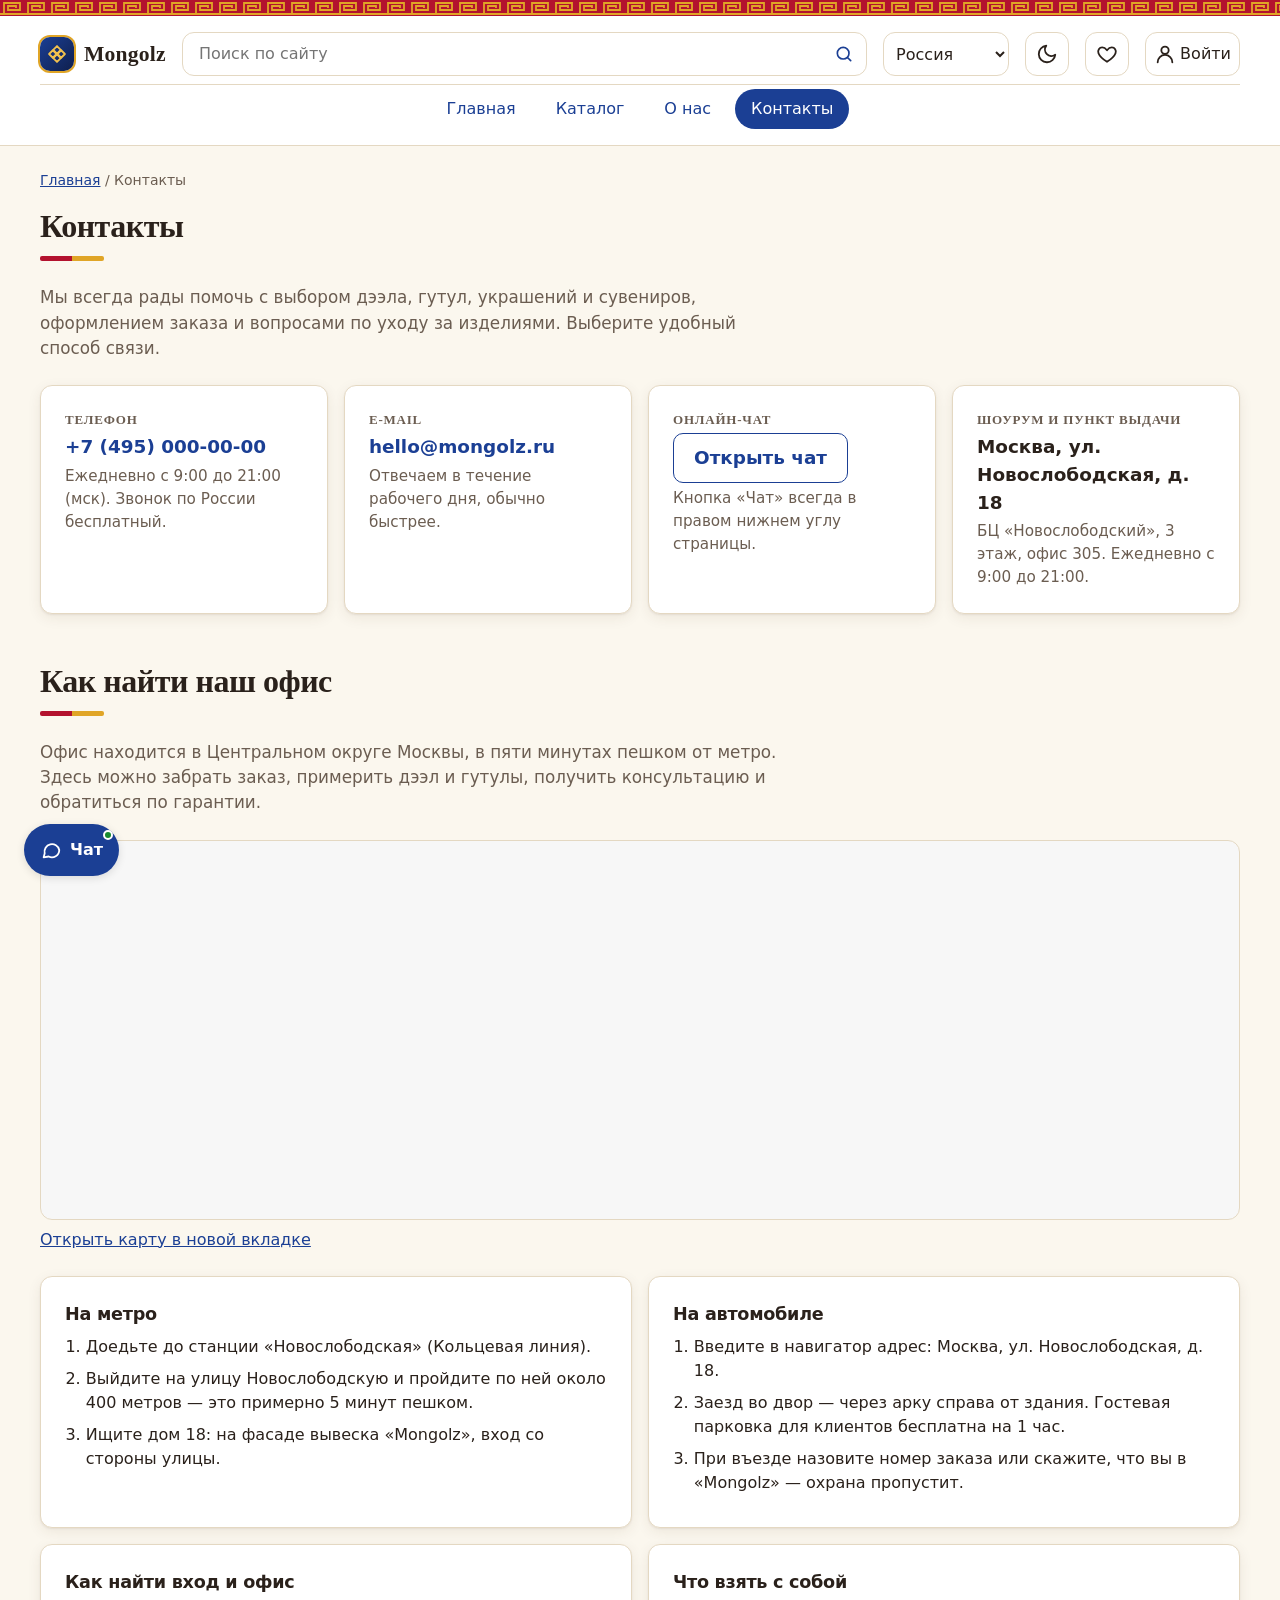
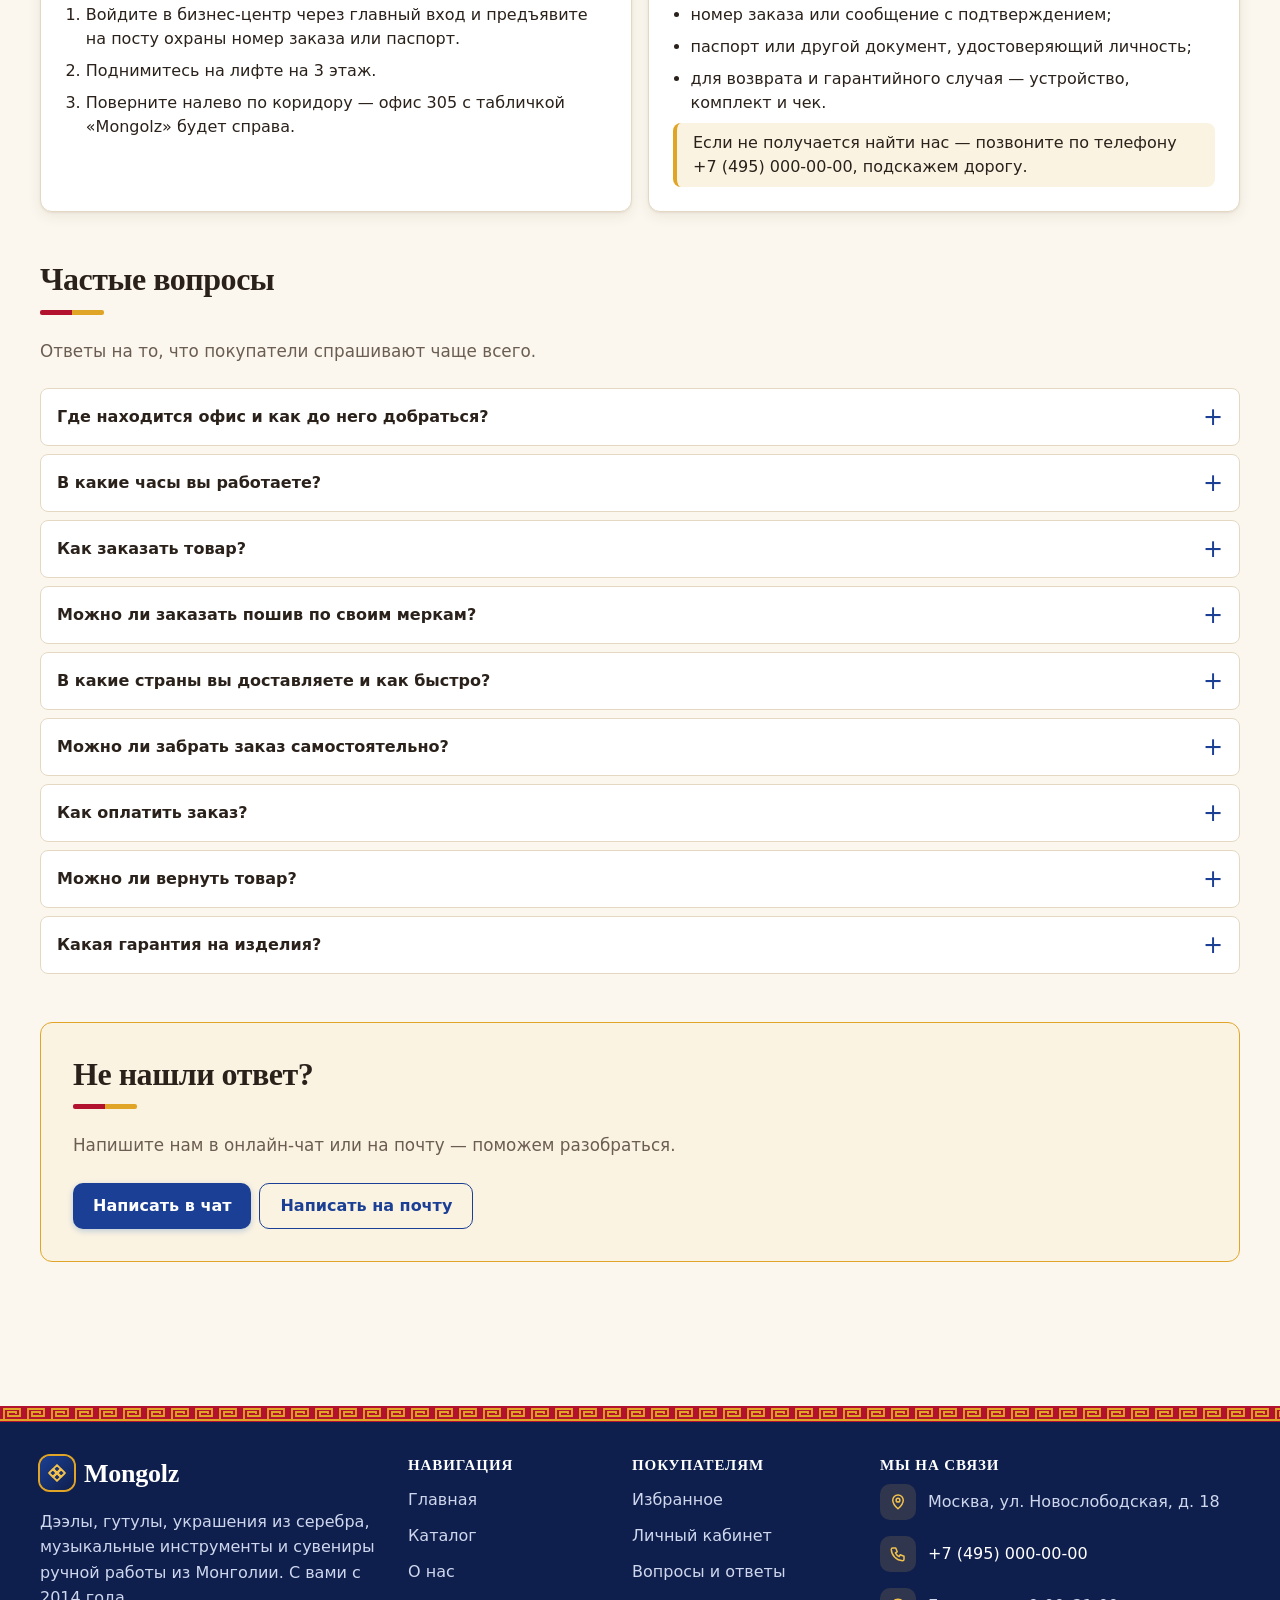
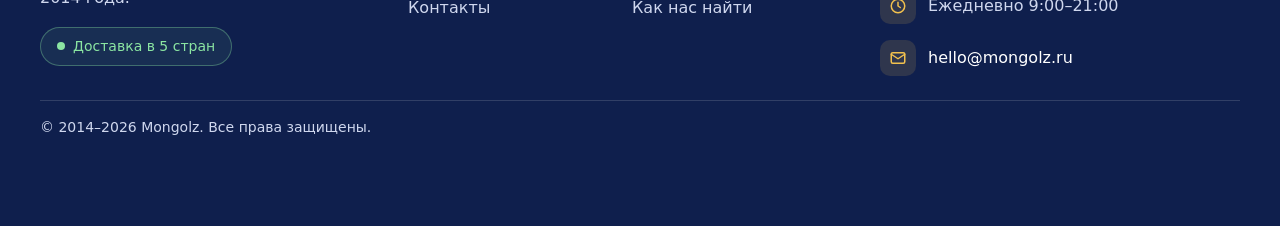
<file: contacts.html>
<!DOCTYPE html>
<html lang="ru">
<head>
  <meta charset="UTF-8">
  <meta name="viewport" content="width=device-width, initial-scale=1.0">
  <script>
    /* Тема и класс js ставим до отрисовки страницы, чтобы не было «вспышки». */
    (function () {
      var root = document.documentElement;
      root.classList.add('js');
      var theme = null;
      try { theme = localStorage.getItem('shop-theme'); } catch (e) {}
      if (theme !== 'dark' && theme !== 'light') {
        theme = window.matchMedia && matchMedia('(prefers-color-scheme: dark)').matches ? 'dark' : 'light';
      }
      root.setAttribute('data-theme', theme);
    })();
  </script>
  <meta name="description" content="Контакты Mongolz: телефон, e-mail, адрес офиса, схема проезда и ответы на частые вопросы.">
  <title>Контакты — Mongolz</title>
  <link rel="stylesheet" href="css/style.css">
  <link rel="stylesheet" href="css/features.css">
  <link rel="stylesheet" href="css/polish.css">
  <link rel="stylesheet" href="css/responsive.css">
  <link rel="stylesheet" href="css/extra.css">
  <link rel="stylesheet" href="css/mongolz.css">
  <script src="js/products.js" defer></script>
  <script src="js/utils.js" defer></script>
  <script src="js/features.js" defer></script>
  <script src="js/auth.js" defer></script>
  <script src="js/favorites.js" defer></script>
</head>
<body>
  <a class="skip-link" href="#main">Перейти к основному содержимому</a>
  <header class="site-header">
    <div class="site-header__inner">
      <a class="site-header__logo" href="index.html"><span class="site-header__mark" aria-hidden="true"><svg viewBox="0 0 24 24" focusable="false"><path d="M12 2.5l4.5 4.5L12 11.5 7.5 7 12 2.5z"/><path d="M12 12.5l4.5 4.5-4.5 4.5L7.5 17l4.5-4.5z"/><path d="M2.5 12L7 7.5l4.5 4.5L7 16.5 2.5 12z"/><path d="M12.5 12L17 7.5l4.5 4.5-4.5 4.5-4.5-4.5z"/></svg></span>Mongolz</a>

      <button class="icon-button theme-toggle" id="theme-toggle" type="button" aria-pressed="false">
        <svg class="icon-moon" viewBox="0 0 24 24" aria-hidden="true" focusable="false"><path d="M21 12.8A9 9 0 1 1 11.2 3a7 7 0 0 0 9.8 9.8z"/></svg>
        <svg class="icon-sun" viewBox="0 0 24 24" aria-hidden="true" focusable="false"><circle cx="12" cy="12" r="4"/><path d="M12 2v2M12 20v2M4.9 4.9l1.4 1.4M17.7 17.7l1.4 1.4M2 12h2M20 12h2M4.9 19.1l1.4-1.4M17.7 6.3l1.4-1.4"/></svg>
        <span class="visually-hidden">Тёмная тема</span>
      </button>

      <a class="icon-button fav-link" id="fav-link" href="favorites.html" aria-label="Избранное">
        <svg viewBox="0 0 24 24" aria-hidden="true" focusable="false"><path d="M12 20.5s-7.5-4.6-9.3-9.3C1.5 8 3.6 4.8 6.8 4.8c2 0 3.6 1.1 5.2 3.1 1.6-2 3.2-3.1 5.2-3.1 3.2 0 5.3 3.2 4.1 6.4-1.8 4.7-9.3 9.3-9.3 9.3z"/></svg>
        <span class="fav-link__text">Избранное</span>
        <span class="fav-link__count" id="fav-count" hidden>0</span>
      </a>

      <a class="icon-button account-link" id="account-link" href="login.html" aria-label="Войти в аккаунт">
        <svg viewBox="0 0 24 24" aria-hidden="true" focusable="false"><circle cx="12" cy="8" r="4"/><path d="M4 21a8 8 0 0 1 16 0"/></svg>
        <span class="account-link__text">Войти</span>
      </a>

      <button class="icon-button nav-toggle" id="nav-toggle" type="button" aria-expanded="false" aria-controls="site-nav" aria-label="Открыть меню">
        <span class="nav-toggle__bars" aria-hidden="true"></span>
      </button>

      <form class="site-search" role="search" action="catalog.html" method="get">
        <label class="visually-hidden" for="site-search-input">Поиск по сайту</label>
        <div class="site-search__field">
          <input class="site-search__input" id="site-search-input" name="q" type="search" placeholder="Поиск по сайту" autocomplete="off" role="combobox" aria-expanded="false" aria-controls="search-results" aria-autocomplete="list">
          <button class="site-search__submit" type="submit" aria-label="Найти">
            <svg viewBox="0 0 24 24" aria-hidden="true" focusable="false"><circle cx="11" cy="11" r="7"/><path d="M20 20l-3.5-3.5"/></svg>
          </button>
        </div>
        <ul class="search-results" id="search-results" role="listbox" aria-label="Результаты поиска" hidden></ul>
        <p class="visually-hidden" id="search-status" role="status"></p>
      </form>

      <label class="visually-hidden" for="country-select">Страна доставки</label>
      <select class="country-select" id="country-select" name="country">
          <option value="RU">Россия</option>
          <option value="BY">Беларусь</option>
          <option value="KZ">Казахстан</option>
          <option value="AM">Армения</option>
          <option value="MN">Монголия</option>
      </select>

      <nav class="site-nav" id="site-nav" aria-label="Основная навигация">
        <ul class="site-nav__list">
          <li class="site-nav__item">
            <a class="site-nav__link" href="index.html">Главная</a>
          </li>
          <li class="site-nav__item">
            <a class="site-nav__link" href="catalog.html">Каталог</a>
          </li>
          <li class="site-nav__item">
            <a class="site-nav__link" href="about.html">О нас</a>
          </li>
          <li class="site-nav__item">
            <a class="site-nav__link site-nav__link--active" href="contacts.html" aria-current="page">Контакты</a>
          </li>
        </ul>
      </nav>
    </div>
  </header>

  <main id="main">
    <nav class="breadcrumbs" aria-label="Хлебные крошки">
      <a class="breadcrumbs__link" href="index.html">Главная</a>
      <span class="breadcrumbs__current" aria-current="page">Контакты</span>
    </nav>

    <section class="section">
      <h1 class="section__title">Контакты</h1>
      <p class="section__lead">Мы всегда рады помочь с выбором дээла, гутул, украшений и сувениров, оформлением заказа и вопросами по уходу за изделиями. Выберите удобный способ связи.</p>

      <ul class="contact-cards">
        <li class="contact-card">
          <h2 class="contact-card__title">Телефон</h2>
          <p class="contact-card__value"><a href="tel:+74950000000">+7 (495) 000-00-00</a></p>
          <p class="contact-card__note">Ежедневно с 9:00 до 21:00 (мск). Звонок по России бесплатный.</p>
        </li>
        <li class="contact-card">
          <h2 class="contact-card__title">E-mail</h2>
          <p class="contact-card__value"><a href="mailto:hello@mongolz.ru">hello@mongolz.ru</a></p>
          <p class="contact-card__note">Отвечаем в течение рабочего дня, обычно быстрее.</p>
        </li>
        <li class="contact-card">
          <h2 class="contact-card__title">Онлайн-чат</h2>
          <p class="contact-card__value"><button class="button button--secondary" type="button" data-open-chat>Открыть чат</button></p>
          <p class="contact-card__note">Кнопка «Чат» всегда в правом нижнем углу страницы.</p>
        </li>
        <li class="contact-card">
          <h2 class="contact-card__title">Шоурум и пункт выдачи</h2>
          <p class="contact-card__value">Москва, ул. Новослободская, д. 18</p>
          <p class="contact-card__note">БЦ «Новослободский», 3 этаж, офис 305. Ежедневно с 9:00 до 21:00.</p>
        </li>
      </ul>
    </section>

    <section class="section" id="route" aria-labelledby="route-title">
      <h2 class="section__title" id="route-title">Как найти наш офис</h2>
      <p class="section__lead">Офис находится в Центральном округе Москвы, в пяти минутах пешком от метро. Здесь можно забрать заказ, примерить дээл и гутулы, получить консультацию и обратиться по гарантии.</p>

      <div class="map">
        <iframe class="map__frame" title="Карта: офис Mongolz, Москва, ул. Новослободская, д. 18" src="https://www.openstreetmap.org/export/embed.html?bbox=37.5940%2C55.7750%2C37.6090%2C55.7840&amp;layer=mapnik&amp;marker=55.7796%2C37.6013" loading="lazy" referrerpolicy="no-referrer-when-downgrade"></iframe>
        <p class="map__link"><a href="https://www.openstreetmap.org/?mlat=55.7796&amp;mlon=37.6013#map=16/55.7796/37.6013" target="_blank" rel="noopener">Открыть карту в новой вкладке</a></p>
      </div>

      <div class="route">
        <article class="route__item">
          <h3 class="route__title">На метро</h3>
          <ol class="route__steps">
            <li>Доедьте до станции «Новослободская» (Кольцевая линия).</li>
            <li>Выйдите на улицу Новослободскую и пройдите по ней около 400 метров — это примерно 5 минут пешком.</li>
            <li>Ищите дом 18: на фасаде вывеска «Mongolz», вход со стороны улицы.</li>
          </ol>
        </article>
        <article class="route__item">
          <h3 class="route__title">На автомобиле</h3>
          <ol class="route__steps">
            <li>Введите в навигатор адрес: Москва, ул. Новослободская, д. 18.</li>
            <li>Заезд во двор — через арку справа от здания. Гостевая парковка для клиентов бесплатна на 1 час.</li>
            <li>При въезде назовите номер заказа или скажите, что вы в «Mongolz» — охрана пропустит.</li>
          </ol>
        </article>
        <article class="route__item">
          <h3 class="route__title">Как найти вход и офис</h3>
          <ol class="route__steps">
            <li>Войдите в бизнес-центр через главный вход и предъявите на посту охраны номер заказа или паспорт.</li>
            <li>Поднимитесь на лифте на 3 этаж.</li>
            <li>Поверните налево по коридору — офис 305 с табличкой «Mongolz» будет справа.</li>
          </ol>
        </article>
        <article class="route__item">
          <h3 class="route__title">Что взять с собой</h3>
          <ul class="route__steps route__steps--plain">
            <li>номер заказа или сообщение с подтверждением;</li>
            <li>паспорт или другой документ, удостоверяющий личность;</li>
            <li>для возврата и гарантийного случая — устройство, комплект и чек.</li>
          </ul>
          <p class="route__note">Если не получается найти нас — позвоните по телефону +7 (495) 000-00-00, подскажем дорогу.</p>
        </article>
      </div>
    </section>

    <section class="section" id="faq" aria-labelledby="faq-title">
      <h2 class="section__title" id="faq-title">Частые вопросы</h2>
      <p class="section__lead">Ответы на то, что покупатели спрашивают чаще всего.</p>

      <div class="faq">
        <details class="faq__item">
          <summary class="faq__question">Где находится офис и как до него добраться?</summary>
          <p class="faq__answer">Мы находимся по адресу: Москва, ул. Новослободская, д. 18, БЦ «Новослободский», 3 этаж, офис 305. От метро «Новослободская» — около 5 минут пешком. Подробная схема проезда — в разделе «Как найти наш офис» выше.</p>
        </details>
        <details class="faq__item">
          <summary class="faq__question">В какие часы вы работаете?</summary>
          <p class="faq__answer">Офис, пункт выдачи и телефон поддержки работают ежедневно с 9:00 до 21:00 по московскому времени. Онлайн-чат отвечает круглосуточно, но сложные вопросы менеджер разберёт в рабочее время.</p>
        </details>
        <details class="faq__item">
          <summary class="faq__question">Как заказать товар?</summary>
          <p class="faq__answer">Рассчитайте стоимость в калькуляторе на странице товара, нажмите «Оформить заказ» и заполните короткую форму — имя, e-mail и телефон. Менеджер свяжется с вами, уточнит детали и подтвердит заказ.</p>
        </details>
        <details class="faq__item">
          <summary class="faq__question">Можно ли заказать пошив по своим меркам?</summary>
          <p class="faq__answer">Да. Для дээлов, рубашек, гутул и шапок в калькуляторе есть услуга «Индивидуальный пошив по меркам» (+15% к цене). Мастер свяжется с вами, снимет мерки по фото или по телефону; срок изготовления — 2–3 недели.</p>
        </details>
        <details class="faq__item">
          <summary class="faq__question">В какие страны вы доставляете и как быстро?</summary>
          <p class="faq__answer">Доставляем в Россию (1–3 дня), Беларусь (3–5 дней), Казахстан (4–7 дней), Армению (5–8 дней) и Монголию (7–10 дней). Страну можно выбрать в шапке сайта — цены и сроки пересчитаются автоматически.</p>
        </details>
        <details class="faq__item">
          <summary class="faq__question">Можно ли забрать заказ самостоятельно?</summary>
          <p class="faq__answer">Да, самовывоз из офиса бесплатный. Мы сообщим, когда заказ будет готов к выдаче, — возьмите с собой номер заказа и документ.</p>
        </details>
        <details class="faq__item">
          <summary class="faq__question">Как оплатить заказ?</summary>
          <p class="faq__answer">Оплатить можно банковской картой онлайн или при получении. Подробности согласует менеджер при подтверждении заказа.</p>
        </details>
        <details class="faq__item">
          <summary class="faq__question">Можно ли вернуть товар?</summary>
          <p class="faq__answer">Да. Вернуть товар надлежащего качества можно в течение 14 дней с момента получения, если сохранены товарный вид, комплектация и чек.</p>
        </details>
        <details class="faq__item">
          <summary class="faq__question">Какая гарантия на изделия?</summary>
          <p class="faq__answer">На изделия ручной работы действует гарантия мастера — от 6 до 24 месяцев, срок указан в характеристиках каждого товара. По гарантийным случаям обращайтесь в шоурум или напишите на hello@mongolz.ru.</p>
        </details>
      </div>
    </section>

    <section class="section section--cta" id="feedback" aria-labelledby="feedback-title">
      <h2 class="section__title" id="feedback-title">Не нашли ответ?</h2>
      <p class="section__lead">Напишите нам в онлайн-чат или на почту — поможем разобраться.</p>
      <p class="section__more"><button class="button button--primary" type="button" data-open-chat>Написать в чат</button> <a class="button button--secondary" href="mailto:hello@mongolz.ru">Написать на почту</a></p>
    </section>
  </main>

  <footer class="site-footer" id="contacts">
    <div class="site-footer__inner">
      <div class="site-footer__grid">
        <section class="footer-brand" aria-labelledby="footer-about">
          <a class="footer-brand__logo" href="index.html" id="footer-about"><span class="site-header__mark" aria-hidden="true"><svg viewBox="0 0 24 24" focusable="false"><path d="M12 2.5l4.5 4.5L12 11.5 7.5 7 12 2.5z"/><path d="M12 12.5l4.5 4.5-4.5 4.5L7.5 17l4.5-4.5z"/><path d="M2.5 12L7 7.5l4.5 4.5L7 16.5 2.5 12z"/><path d="M12.5 12L17 7.5l4.5 4.5-4.5 4.5-4.5-4.5z"/></svg></span>Mongolz</a>
          <p class="footer-brand__text">Дээлы, гутулы, украшения из серебра, музыкальные инструменты и сувениры ручной работы из Монголии. С вами с 2014 года.</p>
          <p class="footer-badge"><span class="footer-badge__dot" aria-hidden="true"></span>Доставка в 5 стран</p>
        </section>

        <nav aria-labelledby="footer-nav">
          <h2 class="site-footer__title" id="footer-nav">Навигация</h2>
          <ul class="site-footer__list">
            <li><a href="index.html">Главная</a></li>
            <li><a href="catalog.html">Каталог</a></li>
            <li><a href="about.html">О нас</a></li>
            <li><a href="contacts.html">Контакты</a></li>
          </ul>
        </nav>

        <nav aria-labelledby="footer-buyers">
          <h2 class="site-footer__title" id="footer-buyers">Покупателям</h2>
          <ul class="site-footer__list">
            <li><a href="favorites.html">Избранное</a></li>
            <li><a href="account.html">Личный кабинет</a></li>
            <li><a href="contacts.html#faq">Вопросы и ответы</a></li>
            <li><a href="contacts.html#route">Как нас найти</a></li>
          </ul>
        </nav>

        <section aria-labelledby="footer-contacts">
          <h2 class="site-footer__title" id="footer-contacts">Мы на связи</h2>
          <ul class="footer-contact">
            <li><span class="footer-contact__icon" aria-hidden="true"><svg viewBox="0 0 24 24" focusable="false"><path d="M12 21s-7-6.2-7-11.5A7 7 0 0 1 19 9.5C19 14.8 12 21 12 21z"/><circle cx="12" cy="9.5" r="2.5"/></svg></span><span>Москва, ул. Новослободская, д. 18</span></li>
            <li><span class="footer-contact__icon" aria-hidden="true"><svg viewBox="0 0 24 24" focusable="false"><path d="M5 4h4l2 5-2.5 1.5a11 11 0 0 0 5 5L15 13l5 2v4a2 2 0 0 1-2 2A16 16 0 0 1 3 6a2 2 0 0 1 2-2z"/></svg></span><a href="tel:+74950000000">+7 (495) 000-00-00</a></li>
            <li><span class="footer-contact__icon" aria-hidden="true"><svg viewBox="0 0 24 24" focusable="false"><circle cx="12" cy="12" r="9"/><path d="M12 7v5l3 2"/></svg></span><span>Ежедневно 9:00–21:00</span></li>
            <li><span class="footer-contact__icon" aria-hidden="true"><svg viewBox="0 0 24 24" focusable="false"><rect x="3" y="5" width="18" height="14" rx="2"/><path d="M3 7l9 6 9-6"/></svg></span><a href="mailto:hello@mongolz.ru">hello@mongolz.ru</a></li>
          </ul>
        </section>
      </div>

      <div class="site-footer__bottom">
        <p class="site-footer__text">&copy; 2014–2026 Mongolz. Все права защищены.</p>
      </div>
    </div>
  </footer>
  <button class="button button--primary back-to-top" id="back-to-top" type="button" aria-label="Вверх, к началу страницы">Вверх</button>

  <button class="chat-toggle" id="chat-toggle" type="button" aria-expanded="false" aria-controls="chat">
    <svg viewBox="0 0 24 24" aria-hidden="true" focusable="false"><path d="M21 12a8 8 0 0 1-11.6 7.1L4 20l1.1-4.3A8 8 0 1 1 21 12z"/></svg>
    <span>Чат</span>
    <span class="chat-toggle__dot" aria-hidden="true"></span>
  </button>

  <section class="chat" id="chat" role="dialog" aria-labelledby="chat-title" hidden>
    <div class="chat__header">
      <div>
        <h2 class="chat__title" id="chat-title">Онлайн-чат</h2>
        <p class="chat__status">Автоответчик · на связи</p>
      </div>
      <button class="chat__close" id="chat-close" type="button" aria-label="Закрыть чат"><span aria-hidden="true">&times;</span></button>
    </div>
    <div class="chat__log" id="chat-log" role="log" aria-live="polite" aria-label="Переписка"></div>
    <div class="chat__quick">
      <button class="chat__chip" type="button" data-chat-quick="доставка">Доставка</button>
      <button class="chat__chip" type="button" data-chat-quick="оплата">Оплата</button>
      <button class="chat__chip" type="button" data-chat-quick="возврат">Возврат</button>
      <button class="chat__chip" type="button" data-chat-quick="оператор">Связаться с человеком</button>
    </div>
    <form class="chat__form" id="chat-form" action="#" method="post">
      <label class="visually-hidden" for="chat-input">Ваше сообщение</label>
      <input class="chat__input" id="chat-input" name="message" type="text" placeholder="Напишите вопрос…" autocomplete="off">
      <button class="button button--primary" type="submit">Отправить</button>
    </form>
  </section>
</body>
</html>
</file>
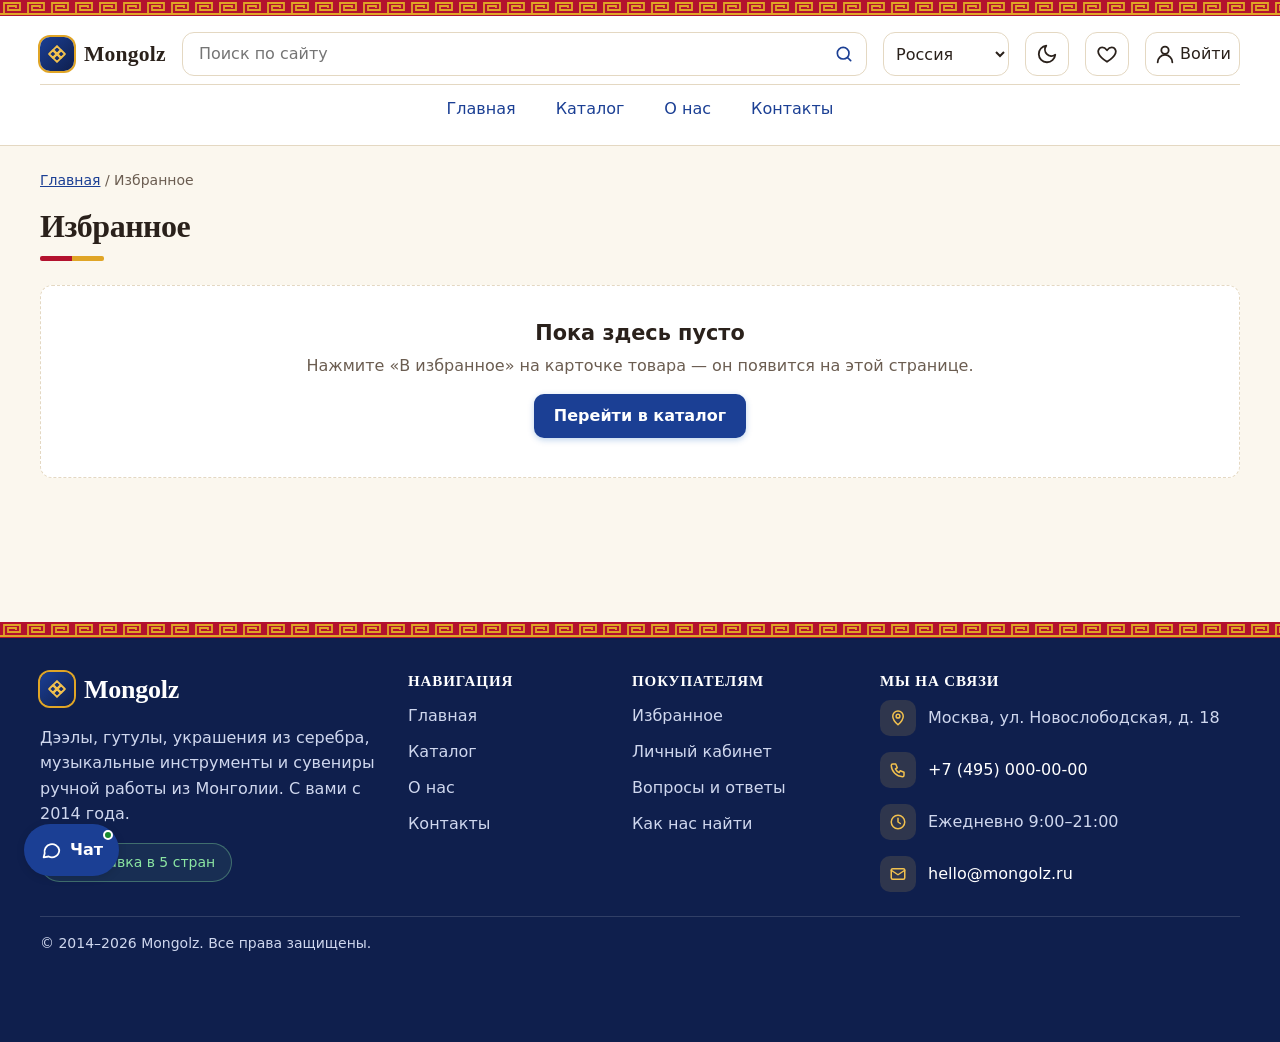
<file: favorites.html>
<!DOCTYPE html>
<html lang="ru">
<head>
  <meta charset="UTF-8">
  <meta name="viewport" content="width=device-width, initial-scale=1.0">
  <script>
    /* Тема и класс js ставим до отрисовки страницы, чтобы не было «вспышки». */
    (function () {
      var root = document.documentElement;
      root.classList.add('js');
      var theme = null;
      try { theme = localStorage.getItem('shop-theme'); } catch (e) {}
      if (theme !== 'dark' && theme !== 'light') {
        theme = window.matchMedia && matchMedia('(prefers-color-scheme: dark)').matches ? 'dark' : 'light';
      }
      root.setAttribute('data-theme', theme);
    })();
  </script>
  <meta name="description" content="Товары, которые вам понравились.">
  <title>Избранное — Mongolz</title>
  <link rel="stylesheet" href="css/style.css">
  <link rel="stylesheet" href="css/features.css">
  <link rel="stylesheet" href="css/polish.css">
  <link rel="stylesheet" href="css/responsive.css">
  <link rel="stylesheet" href="css/extra.css">
  <link rel="stylesheet" href="css/mongolz.css">
  <script src="js/products.js" defer></script>
  <script src="js/utils.js" defer></script>
  <script src="js/features.js" defer></script>
  <script src="js/auth.js" defer></script>
  <script src="js/favorites.js" defer></script>
</head>
<body>
  <a class="skip-link" href="#main">Перейти к основному содержимому</a>
  <header class="site-header">
    <div class="site-header__inner">
      <a class="site-header__logo" href="index.html"><span class="site-header__mark" aria-hidden="true"><svg viewBox="0 0 24 24" focusable="false"><path d="M12 2.5l4.5 4.5L12 11.5 7.5 7 12 2.5z"/><path d="M12 12.5l4.5 4.5-4.5 4.5L7.5 17l4.5-4.5z"/><path d="M2.5 12L7 7.5l4.5 4.5L7 16.5 2.5 12z"/><path d="M12.5 12L17 7.5l4.5 4.5-4.5 4.5-4.5-4.5z"/></svg></span>Mongolz</a>

      <button class="icon-button theme-toggle" id="theme-toggle" type="button" aria-pressed="false">
        <svg class="icon-moon" viewBox="0 0 24 24" aria-hidden="true" focusable="false"><path d="M21 12.8A9 9 0 1 1 11.2 3a7 7 0 0 0 9.8 9.8z"/></svg>
        <svg class="icon-sun" viewBox="0 0 24 24" aria-hidden="true" focusable="false"><circle cx="12" cy="12" r="4"/><path d="M12 2v2M12 20v2M4.9 4.9l1.4 1.4M17.7 17.7l1.4 1.4M2 12h2M20 12h2M4.9 19.1l1.4-1.4M17.7 6.3l1.4-1.4"/></svg>
        <span class="visually-hidden">Тёмная тема</span>
      </button>

      <a class="icon-button fav-link" id="fav-link" href="favorites.html" aria-label="Избранное">
        <svg viewBox="0 0 24 24" aria-hidden="true" focusable="false"><path d="M12 20.5s-7.5-4.6-9.3-9.3C1.5 8 3.6 4.8 6.8 4.8c2 0 3.6 1.1 5.2 3.1 1.6-2 3.2-3.1 5.2-3.1 3.2 0 5.3 3.2 4.1 6.4-1.8 4.7-9.3 9.3-9.3 9.3z"/></svg>
        <span class="fav-link__text">Избранное</span>
        <span class="fav-link__count" id="fav-count" hidden>0</span>
      </a>

      <a class="icon-button account-link" id="account-link" href="login.html" aria-label="Войти в аккаунт">
        <svg viewBox="0 0 24 24" aria-hidden="true" focusable="false"><circle cx="12" cy="8" r="4"/><path d="M4 21a8 8 0 0 1 16 0"/></svg>
        <span class="account-link__text">Войти</span>
      </a>

      <button class="icon-button nav-toggle" id="nav-toggle" type="button" aria-expanded="false" aria-controls="site-nav" aria-label="Открыть меню">
        <span class="nav-toggle__bars" aria-hidden="true"></span>
      </button>

      <form class="site-search" role="search" action="catalog.html" method="get">
        <label class="visually-hidden" for="site-search-input">Поиск по сайту</label>
        <div class="site-search__field">
          <input class="site-search__input" id="site-search-input" name="q" type="search" placeholder="Поиск по сайту" autocomplete="off" role="combobox" aria-expanded="false" aria-controls="search-results" aria-autocomplete="list">
          <button class="site-search__submit" type="submit" aria-label="Найти">
            <svg viewBox="0 0 24 24" aria-hidden="true" focusable="false"><circle cx="11" cy="11" r="7"/><path d="M20 20l-3.5-3.5"/></svg>
          </button>
        </div>
        <ul class="search-results" id="search-results" role="listbox" aria-label="Результаты поиска" hidden></ul>
        <p class="visually-hidden" id="search-status" role="status"></p>
      </form>

      <label class="visually-hidden" for="country-select">Страна доставки</label>
      <select class="country-select" id="country-select" name="country">
          <option value="RU">Россия</option>
          <option value="BY">Беларусь</option>
          <option value="KZ">Казахстан</option>
          <option value="AM">Армения</option>
          <option value="MN">Монголия</option>
      </select>

      <nav class="site-nav" id="site-nav" aria-label="Основная навигация">
        <ul class="site-nav__list">
          <li class="site-nav__item">
            <a class="site-nav__link" href="index.html">Главная</a>
          </li>
          <li class="site-nav__item">
            <a class="site-nav__link" href="catalog.html">Каталог</a>
          </li>
          <li class="site-nav__item">
            <a class="site-nav__link" href="about.html">О нас</a>
          </li>
          <li class="site-nav__item">
            <a class="site-nav__link" href="contacts.html">Контакты</a>
          </li>
        </ul>
      </nav>
    </div>
  </header>

  <main id="main">
    <nav class="breadcrumbs" aria-label="Хлебные крошки">
      <a class="breadcrumbs__link" href="index.html">Главная</a>
      <span class="breadcrumbs__current" aria-current="page">Избранное</span>
    </nav>

    <section class="section">
      <h1 class="section__title">Избранное</h1>
      <p class="section__lead" id="fav-summary" role="status">Здесь собраны товары, которые вам понравились.</p>
      <div class="products-grid" id="fav-grid"></div>
      <div class="fav-empty" id="fav-empty" hidden>
        <p class="fav-empty__title">Пока здесь пусто</p>
        <p class="fav-empty__text">Нажмите «В избранное» на карточке товара — он появится на этой странице.</p>
        <a class="button button--primary" href="catalog.html">Перейти в каталог</a>
      </div>
    </section>
  </main>

  <footer class="site-footer" id="contacts">
    <div class="site-footer__inner">
      <div class="site-footer__grid">
        <section class="footer-brand" aria-labelledby="footer-about">
          <a class="footer-brand__logo" href="index.html" id="footer-about"><span class="site-header__mark" aria-hidden="true"><svg viewBox="0 0 24 24" focusable="false"><path d="M12 2.5l4.5 4.5L12 11.5 7.5 7 12 2.5z"/><path d="M12 12.5l4.5 4.5-4.5 4.5L7.5 17l4.5-4.5z"/><path d="M2.5 12L7 7.5l4.5 4.5L7 16.5 2.5 12z"/><path d="M12.5 12L17 7.5l4.5 4.5-4.5 4.5-4.5-4.5z"/></svg></span>Mongolz</a>
          <p class="footer-brand__text">Дээлы, гутулы, украшения из серебра, музыкальные инструменты и сувениры ручной работы из Монголии. С вами с 2014 года.</p>
          <p class="footer-badge"><span class="footer-badge__dot" aria-hidden="true"></span>Доставка в 5 стран</p>
        </section>

        <nav aria-labelledby="footer-nav">
          <h2 class="site-footer__title" id="footer-nav">Навигация</h2>
          <ul class="site-footer__list">
            <li><a href="index.html">Главная</a></li>
            <li><a href="catalog.html">Каталог</a></li>
            <li><a href="about.html">О нас</a></li>
            <li><a href="contacts.html">Контакты</a></li>
          </ul>
        </nav>

        <nav aria-labelledby="footer-buyers">
          <h2 class="site-footer__title" id="footer-buyers">Покупателям</h2>
          <ul class="site-footer__list">
            <li><a href="favorites.html">Избранное</a></li>
            <li><a href="account.html">Личный кабинет</a></li>
            <li><a href="contacts.html#faq">Вопросы и ответы</a></li>
            <li><a href="contacts.html#route">Как нас найти</a></li>
          </ul>
        </nav>

        <section aria-labelledby="footer-contacts">
          <h2 class="site-footer__title" id="footer-contacts">Мы на связи</h2>
          <ul class="footer-contact">
            <li><span class="footer-contact__icon" aria-hidden="true"><svg viewBox="0 0 24 24" focusable="false"><path d="M12 21s-7-6.2-7-11.5A7 7 0 0 1 19 9.5C19 14.8 12 21 12 21z"/><circle cx="12" cy="9.5" r="2.5"/></svg></span><span>Москва, ул. Новослободская, д. 18</span></li>
            <li><span class="footer-contact__icon" aria-hidden="true"><svg viewBox="0 0 24 24" focusable="false"><path d="M5 4h4l2 5-2.5 1.5a11 11 0 0 0 5 5L15 13l5 2v4a2 2 0 0 1-2 2A16 16 0 0 1 3 6a2 2 0 0 1 2-2z"/></svg></span><a href="tel:+74950000000">+7 (495) 000-00-00</a></li>
            <li><span class="footer-contact__icon" aria-hidden="true"><svg viewBox="0 0 24 24" focusable="false"><circle cx="12" cy="12" r="9"/><path d="M12 7v5l3 2"/></svg></span><span>Ежедневно 9:00–21:00</span></li>
            <li><span class="footer-contact__icon" aria-hidden="true"><svg viewBox="0 0 24 24" focusable="false"><rect x="3" y="5" width="18" height="14" rx="2"/><path d="M3 7l9 6 9-6"/></svg></span><a href="mailto:hello@mongolz.ru">hello@mongolz.ru</a></li>
          </ul>
        </section>
      </div>

      <div class="site-footer__bottom">
        <p class="site-footer__text">&copy; 2014–2026 Mongolz. Все права защищены.</p>
      </div>
    </div>
  </footer>
  <button class="button button--primary back-to-top" id="back-to-top" type="button" aria-label="Вверх, к началу страницы">Вверх</button>

  <button class="chat-toggle" id="chat-toggle" type="button" aria-expanded="false" aria-controls="chat">
    <svg viewBox="0 0 24 24" aria-hidden="true" focusable="false"><path d="M21 12a8 8 0 0 1-11.6 7.1L4 20l1.1-4.3A8 8 0 1 1 21 12z"/></svg>
    <span>Чат</span>
    <span class="chat-toggle__dot" aria-hidden="true"></span>
  </button>

  <section class="chat" id="chat" role="dialog" aria-labelledby="chat-title" hidden>
    <div class="chat__header">
      <div>
        <h2 class="chat__title" id="chat-title">Онлайн-чат</h2>
        <p class="chat__status">Автоответчик · на связи</p>
      </div>
      <button class="chat__close" id="chat-close" type="button" aria-label="Закрыть чат"><span aria-hidden="true">&times;</span></button>
    </div>
    <div class="chat__log" id="chat-log" role="log" aria-live="polite" aria-label="Переписка"></div>
    <div class="chat__quick">
      <button class="chat__chip" type="button" data-chat-quick="доставка">Доставка</button>
      <button class="chat__chip" type="button" data-chat-quick="оплата">Оплата</button>
      <button class="chat__chip" type="button" data-chat-quick="возврат">Возврат</button>
      <button class="chat__chip" type="button" data-chat-quick="оператор">Связаться с человеком</button>
    </div>
    <form class="chat__form" id="chat-form" action="#" method="post">
      <label class="visually-hidden" for="chat-input">Ваше сообщение</label>
      <input class="chat__input" id="chat-input" name="message" type="text" placeholder="Напишите вопрос…" autocomplete="off">
      <button class="button button--primary" type="submit">Отправить</button>
    </form>
  </section>
</body>
</html>
</file>
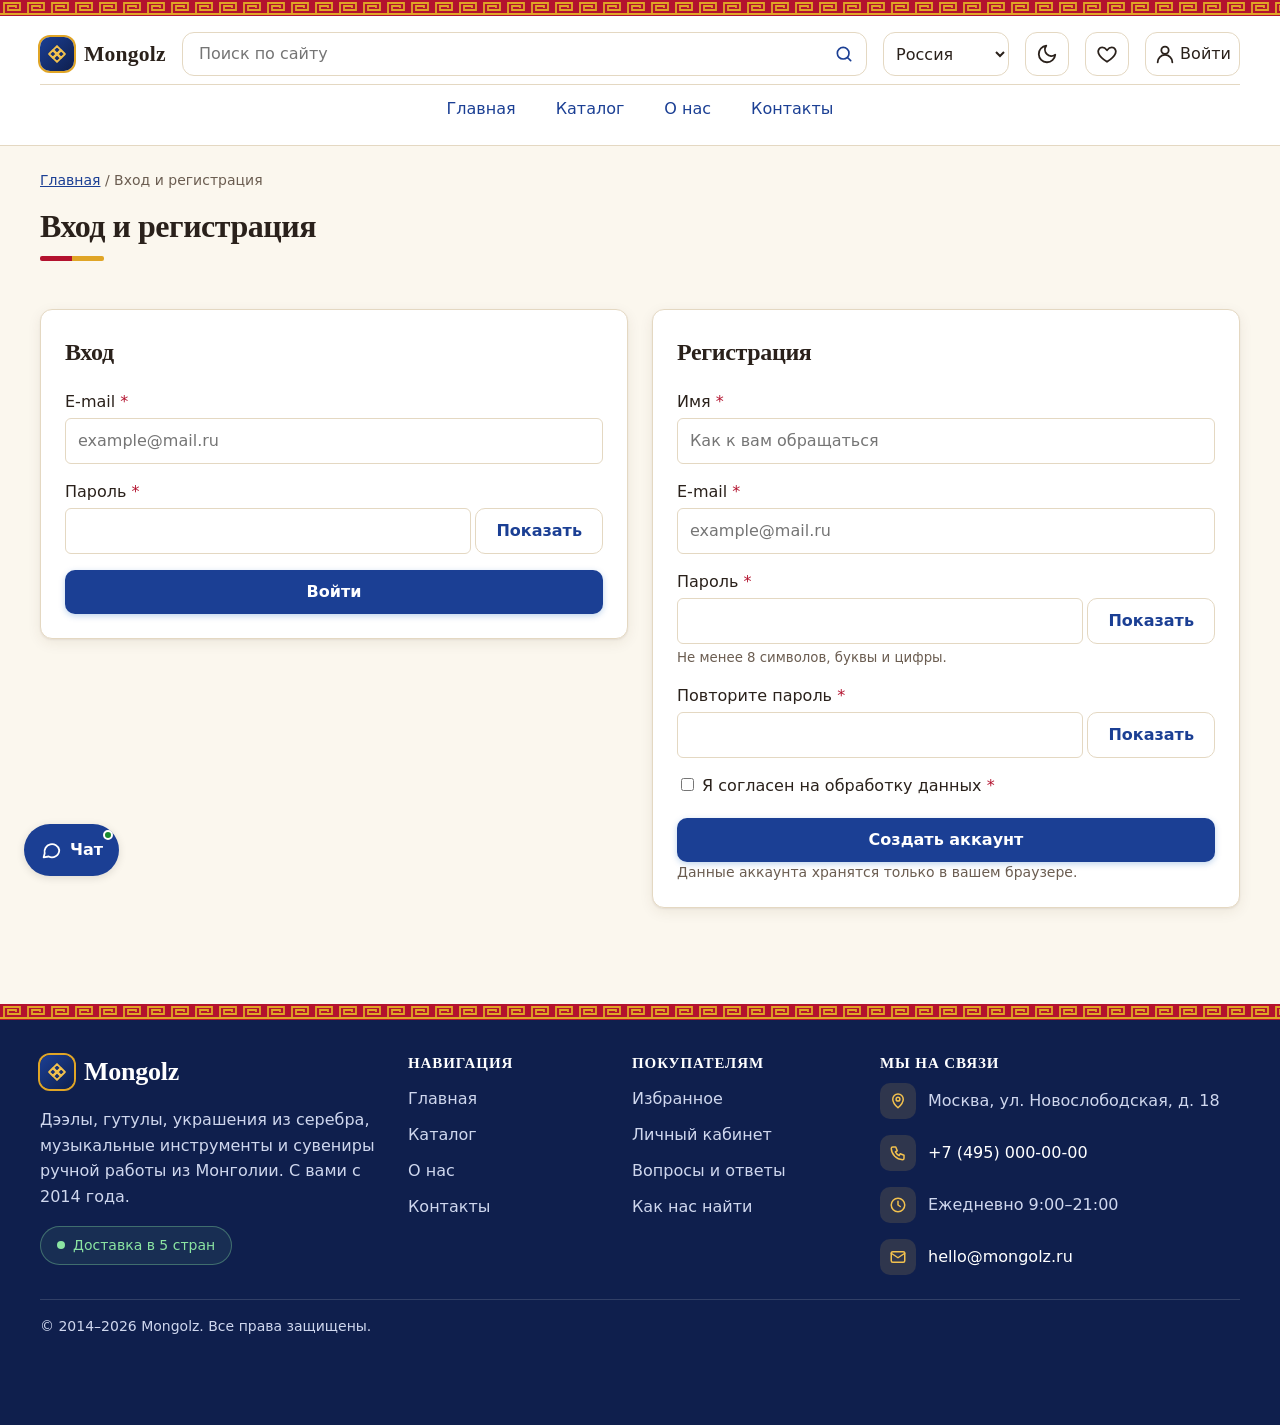
<file: login.html>
<!DOCTYPE html>
<html lang="ru">
<head>
  <meta charset="UTF-8">
  <meta name="viewport" content="width=device-width, initial-scale=1.0">
  <script>
    /* Тема и класс js ставим до отрисовки страницы, чтобы не было «вспышки». */
    (function () {
      var root = document.documentElement;
      root.classList.add('js');
      var theme = null;
      try { theme = localStorage.getItem('shop-theme'); } catch (e) {}
      if (theme !== 'dark' && theme !== 'light') {
        theme = window.matchMedia && matchMedia('(prefers-color-scheme: dark)').matches ? 'dark' : 'light';
      }
      root.setAttribute('data-theme', theme);
    })();
  </script>
  <meta name="description" content="Вход в личный кабинет и регистрация в магазине Mongolz.">
  <title>Вход и регистрация — Mongolz</title>
  <link rel="stylesheet" href="css/style.css">
  <link rel="stylesheet" href="css/features.css">
  <link rel="stylesheet" href="css/polish.css">
  <link rel="stylesheet" href="css/responsive.css">
  <link rel="stylesheet" href="css/extra.css">
  <link rel="stylesheet" href="css/mongolz.css">
  <script src="js/products.js" defer></script>
  <script src="js/utils.js" defer></script>
  <script src="js/features.js" defer></script>
  <script src="js/auth.js" defer></script>
  <script src="js/favorites.js" defer></script>
</head>
<body>
  <a class="skip-link" href="#main">Перейти к основному содержимому</a>
  <header class="site-header">
    <div class="site-header__inner">
      <a class="site-header__logo" href="index.html"><span class="site-header__mark" aria-hidden="true"><svg viewBox="0 0 24 24" focusable="false"><path d="M12 2.5l4.5 4.5L12 11.5 7.5 7 12 2.5z"/><path d="M12 12.5l4.5 4.5-4.5 4.5L7.5 17l4.5-4.5z"/><path d="M2.5 12L7 7.5l4.5 4.5L7 16.5 2.5 12z"/><path d="M12.5 12L17 7.5l4.5 4.5-4.5 4.5-4.5-4.5z"/></svg></span>Mongolz</a>

      <button class="icon-button theme-toggle" id="theme-toggle" type="button" aria-pressed="false">
        <svg class="icon-moon" viewBox="0 0 24 24" aria-hidden="true" focusable="false"><path d="M21 12.8A9 9 0 1 1 11.2 3a7 7 0 0 0 9.8 9.8z"/></svg>
        <svg class="icon-sun" viewBox="0 0 24 24" aria-hidden="true" focusable="false"><circle cx="12" cy="12" r="4"/><path d="M12 2v2M12 20v2M4.9 4.9l1.4 1.4M17.7 17.7l1.4 1.4M2 12h2M20 12h2M4.9 19.1l1.4-1.4M17.7 6.3l1.4-1.4"/></svg>
        <span class="visually-hidden">Тёмная тема</span>
      </button>

      <a class="icon-button fav-link" id="fav-link" href="favorites.html" aria-label="Избранное">
        <svg viewBox="0 0 24 24" aria-hidden="true" focusable="false"><path d="M12 20.5s-7.5-4.6-9.3-9.3C1.5 8 3.6 4.8 6.8 4.8c2 0 3.6 1.1 5.2 3.1 1.6-2 3.2-3.1 5.2-3.1 3.2 0 5.3 3.2 4.1 6.4-1.8 4.7-9.3 9.3-9.3 9.3z"/></svg>
        <span class="fav-link__text">Избранное</span>
        <span class="fav-link__count" id="fav-count" hidden>0</span>
      </a>

      <a class="icon-button account-link" id="account-link" href="login.html" aria-label="Войти в аккаунт">
        <svg viewBox="0 0 24 24" aria-hidden="true" focusable="false"><circle cx="12" cy="8" r="4"/><path d="M4 21a8 8 0 0 1 16 0"/></svg>
        <span class="account-link__text">Войти</span>
      </a>

      <button class="icon-button nav-toggle" id="nav-toggle" type="button" aria-expanded="false" aria-controls="site-nav" aria-label="Открыть меню">
        <span class="nav-toggle__bars" aria-hidden="true"></span>
      </button>

      <form class="site-search" role="search" action="catalog.html" method="get">
        <label class="visually-hidden" for="site-search-input">Поиск по сайту</label>
        <div class="site-search__field">
          <input class="site-search__input" id="site-search-input" name="q" type="search" placeholder="Поиск по сайту" autocomplete="off" role="combobox" aria-expanded="false" aria-controls="search-results" aria-autocomplete="list">
          <button class="site-search__submit" type="submit" aria-label="Найти">
            <svg viewBox="0 0 24 24" aria-hidden="true" focusable="false"><circle cx="11" cy="11" r="7"/><path d="M20 20l-3.5-3.5"/></svg>
          </button>
        </div>
        <ul class="search-results" id="search-results" role="listbox" aria-label="Результаты поиска" hidden></ul>
        <p class="visually-hidden" id="search-status" role="status"></p>
      </form>

      <label class="visually-hidden" for="country-select">Страна доставки</label>
      <select class="country-select" id="country-select" name="country">
          <option value="RU">Россия</option>
          <option value="BY">Беларусь</option>
          <option value="KZ">Казахстан</option>
          <option value="AM">Армения</option>
          <option value="MN">Монголия</option>
      </select>

      <nav class="site-nav" id="site-nav" aria-label="Основная навигация">
        <ul class="site-nav__list">
          <li class="site-nav__item">
            <a class="site-nav__link" href="index.html">Главная</a>
          </li>
          <li class="site-nav__item">
            <a class="site-nav__link" href="catalog.html">Каталог</a>
          </li>
          <li class="site-nav__item">
            <a class="site-nav__link" href="about.html">О нас</a>
          </li>
          <li class="site-nav__item">
            <a class="site-nav__link" href="contacts.html">Контакты</a>
          </li>
        </ul>
      </nav>
    </div>
  </header>

  <main id="main">
    <nav class="breadcrumbs" aria-label="Хлебные крошки">
      <a class="breadcrumbs__link" href="index.html">Главная</a>
      <span class="breadcrumbs__current" aria-current="page">Вход и регистрация</span>
    </nav>

    <div class="section">
      <h1 class="section__title">Вход и регистрация</h1>
    </div>

    <p class="auth-banner" id="auth-banner" role="status" hidden>Чтобы открыть личный кабинет, войдите в аккаунт или зарегистрируйтесь.</p>

    <div class="auth-layout">
      <section class="auth-card" aria-labelledby="login-title">
        <h2 class="auth-card__title" id="login-title">Вход</h2>
        <div class="error-summary" id="login-form-error" role="alert" tabindex="-1" hidden></div>
        <form class="auth-form" id="login-form" action="#" method="post" novalidate>
        <div class="order-form__field">
          <label class="order-form__label" for="login-email">E-mail <span class="order-form__required" aria-hidden="true">*</span></label>
          <input class="order-form__input" id="login-email" name="login-email" type="email" autocomplete="email" placeholder="example@mail.ru" aria-describedby="login-email-error" required>
          <p class="order-form__error" id="login-email-error" hidden></p>
        </div>
        <div class="order-form__field">
          <label class="order-form__label" for="login-password">Пароль <span class="order-form__required" aria-hidden="true">*</span></label>
          <div class="password-field">
            <input class="order-form__input" id="login-password" name="login-password" type="password" autocomplete="current-password" aria-describedby="login-password-error" required>
            <button class="button button--ghost" type="button" data-toggle-password="login-password" aria-pressed="false">Показать</button>
          </div>
          <p class="order-form__error" id="login-password-error" hidden></p>
        </div>
          <button class="button button--primary" type="submit">Войти</button>
        </form>
      </section>

      <section class="auth-card" aria-labelledby="register-title">
        <h2 class="auth-card__title" id="register-title">Регистрация</h2>
        <div class="error-summary" id="register-form-error" role="alert" tabindex="-1" hidden></div>
        <form class="auth-form" id="register-form" action="#" method="post" novalidate>
        <div class="order-form__field">
          <label class="order-form__label" for="reg-name">Имя <span class="order-form__required" aria-hidden="true">*</span></label>
          <input class="order-form__input" id="reg-name" name="reg-name" type="text" autocomplete="given-name" placeholder="Как к вам обращаться" aria-describedby="reg-name-error" required>
          <p class="order-form__error" id="reg-name-error" hidden></p>
        </div>
        <div class="order-form__field">
          <label class="order-form__label" for="reg-email">E-mail <span class="order-form__required" aria-hidden="true">*</span></label>
          <input class="order-form__input" id="reg-email" name="reg-email" type="email" autocomplete="email" placeholder="example@mail.ru" aria-describedby="reg-email-error" required>
          <p class="order-form__error" id="reg-email-error" hidden></p>
        </div>
        <div class="order-form__field">
          <label class="order-form__label" for="reg-password">Пароль <span class="order-form__required" aria-hidden="true">*</span></label>
          <div class="password-field">
            <input class="order-form__input" id="reg-password" name="reg-password" type="password" autocomplete="new-password" aria-describedby="reg-password-hint reg-password-error" required>
            <button class="button button--ghost" type="button" data-toggle-password="reg-password" aria-pressed="false">Показать</button>
          </div>
          <small class="order-form__hint" id="reg-password-hint">Не менее 8 символов, буквы и цифры.</small>
          <p class="order-form__error" id="reg-password-error" hidden></p>
        </div>
        <div class="order-form__field">
          <label class="order-form__label" for="reg-password2">Повторите пароль <span class="order-form__required" aria-hidden="true">*</span></label>
          <div class="password-field">
            <input class="order-form__input" id="reg-password2" name="reg-password2" type="password" autocomplete="new-password" aria-describedby="reg-password2-error" required>
            <button class="button button--ghost" type="button" data-toggle-password="reg-password2" aria-pressed="false">Показать</button>
          </div>
          <p class="order-form__error" id="reg-password2-error" hidden></p>
        </div>
          <div class="order-form__field order-form__field--checkbox">
            <label class="order-form__label">
              <input class="order-form__input" id="reg-agree" name="agreement" type="checkbox" aria-describedby="reg-agree-error" required>
              Я согласен на обработку данных <span class="order-form__required" aria-hidden="true">*</span>
            </label>
            <p class="order-form__error" id="reg-agree-error" hidden></p>
          </div>
          <button class="button button--primary" type="submit">Создать аккаунт</button>
        </form>
        <p class="auth-note">Данные аккаунта хранятся только в вашем браузере.</p>
      </section>
    </div>
  </main>

  <footer class="site-footer" id="contacts">
    <div class="site-footer__inner">
      <div class="site-footer__grid">
        <section class="footer-brand" aria-labelledby="footer-about">
          <a class="footer-brand__logo" href="index.html" id="footer-about"><span class="site-header__mark" aria-hidden="true"><svg viewBox="0 0 24 24" focusable="false"><path d="M12 2.5l4.5 4.5L12 11.5 7.5 7 12 2.5z"/><path d="M12 12.5l4.5 4.5-4.5 4.5L7.5 17l4.5-4.5z"/><path d="M2.5 12L7 7.5l4.5 4.5L7 16.5 2.5 12z"/><path d="M12.5 12L17 7.5l4.5 4.5-4.5 4.5-4.5-4.5z"/></svg></span>Mongolz</a>
          <p class="footer-brand__text">Дээлы, гутулы, украшения из серебра, музыкальные инструменты и сувениры ручной работы из Монголии. С вами с 2014 года.</p>
          <p class="footer-badge"><span class="footer-badge__dot" aria-hidden="true"></span>Доставка в 5 стран</p>
        </section>

        <nav aria-labelledby="footer-nav">
          <h2 class="site-footer__title" id="footer-nav">Навигация</h2>
          <ul class="site-footer__list">
            <li><a href="index.html">Главная</a></li>
            <li><a href="catalog.html">Каталог</a></li>
            <li><a href="about.html">О нас</a></li>
            <li><a href="contacts.html">Контакты</a></li>
          </ul>
        </nav>

        <nav aria-labelledby="footer-buyers">
          <h2 class="site-footer__title" id="footer-buyers">Покупателям</h2>
          <ul class="site-footer__list">
            <li><a href="favorites.html">Избранное</a></li>
            <li><a href="account.html">Личный кабинет</a></li>
            <li><a href="contacts.html#faq">Вопросы и ответы</a></li>
            <li><a href="contacts.html#route">Как нас найти</a></li>
          </ul>
        </nav>

        <section aria-labelledby="footer-contacts">
          <h2 class="site-footer__title" id="footer-contacts">Мы на связи</h2>
          <ul class="footer-contact">
            <li><span class="footer-contact__icon" aria-hidden="true"><svg viewBox="0 0 24 24" focusable="false"><path d="M12 21s-7-6.2-7-11.5A7 7 0 0 1 19 9.5C19 14.8 12 21 12 21z"/><circle cx="12" cy="9.5" r="2.5"/></svg></span><span>Москва, ул. Новослободская, д. 18</span></li>
            <li><span class="footer-contact__icon" aria-hidden="true"><svg viewBox="0 0 24 24" focusable="false"><path d="M5 4h4l2 5-2.5 1.5a11 11 0 0 0 5 5L15 13l5 2v4a2 2 0 0 1-2 2A16 16 0 0 1 3 6a2 2 0 0 1 2-2z"/></svg></span><a href="tel:+74950000000">+7 (495) 000-00-00</a></li>
            <li><span class="footer-contact__icon" aria-hidden="true"><svg viewBox="0 0 24 24" focusable="false"><circle cx="12" cy="12" r="9"/><path d="M12 7v5l3 2"/></svg></span><span>Ежедневно 9:00–21:00</span></li>
            <li><span class="footer-contact__icon" aria-hidden="true"><svg viewBox="0 0 24 24" focusable="false"><rect x="3" y="5" width="18" height="14" rx="2"/><path d="M3 7l9 6 9-6"/></svg></span><a href="mailto:hello@mongolz.ru">hello@mongolz.ru</a></li>
          </ul>
        </section>
      </div>

      <div class="site-footer__bottom">
        <p class="site-footer__text">&copy; 2014–2026 Mongolz. Все права защищены.</p>
      </div>
    </div>
  </footer>

  <button class="button button--primary back-to-top" id="back-to-top" type="button" aria-label="Вверх, к началу страницы">Вверх</button>

  <button class="chat-toggle" id="chat-toggle" type="button" aria-expanded="false" aria-controls="chat">
    <svg viewBox="0 0 24 24" aria-hidden="true" focusable="false"><path d="M21 12a8 8 0 0 1-11.6 7.1L4 20l1.1-4.3A8 8 0 1 1 21 12z"/></svg>
    <span>Чат</span>
    <span class="chat-toggle__dot" aria-hidden="true"></span>
  </button>

  <section class="chat" id="chat" role="dialog" aria-labelledby="chat-title" hidden>
    <div class="chat__header">
      <div>
        <h2 class="chat__title" id="chat-title">Онлайн-чат</h2>
        <p class="chat__status">Автоответчик · на связи</p>
      </div>
      <button class="chat__close" id="chat-close" type="button" aria-label="Закрыть чат"><span aria-hidden="true">&times;</span></button>
    </div>
    <div class="chat__log" id="chat-log" role="log" aria-live="polite" aria-label="Переписка"></div>
    <div class="chat__quick">
      <button class="chat__chip" type="button" data-chat-quick="доставка">Доставка</button>
      <button class="chat__chip" type="button" data-chat-quick="оплата">Оплата</button>
      <button class="chat__chip" type="button" data-chat-quick="возврат">Возврат</button>
      <button class="chat__chip" type="button" data-chat-quick="оператор">Связаться с человеком</button>
    </div>
    <form class="chat__form" id="chat-form" action="#" method="post">
      <label class="visually-hidden" for="chat-input">Ваше сообщение</label>
      <input class="chat__input" id="chat-input" name="message" type="text" placeholder="Напишите вопрос…" autocomplete="off">
      <button class="button button--primary" type="submit">Отправить</button>
    </form>
  </section>
</body>
</html>
</file>
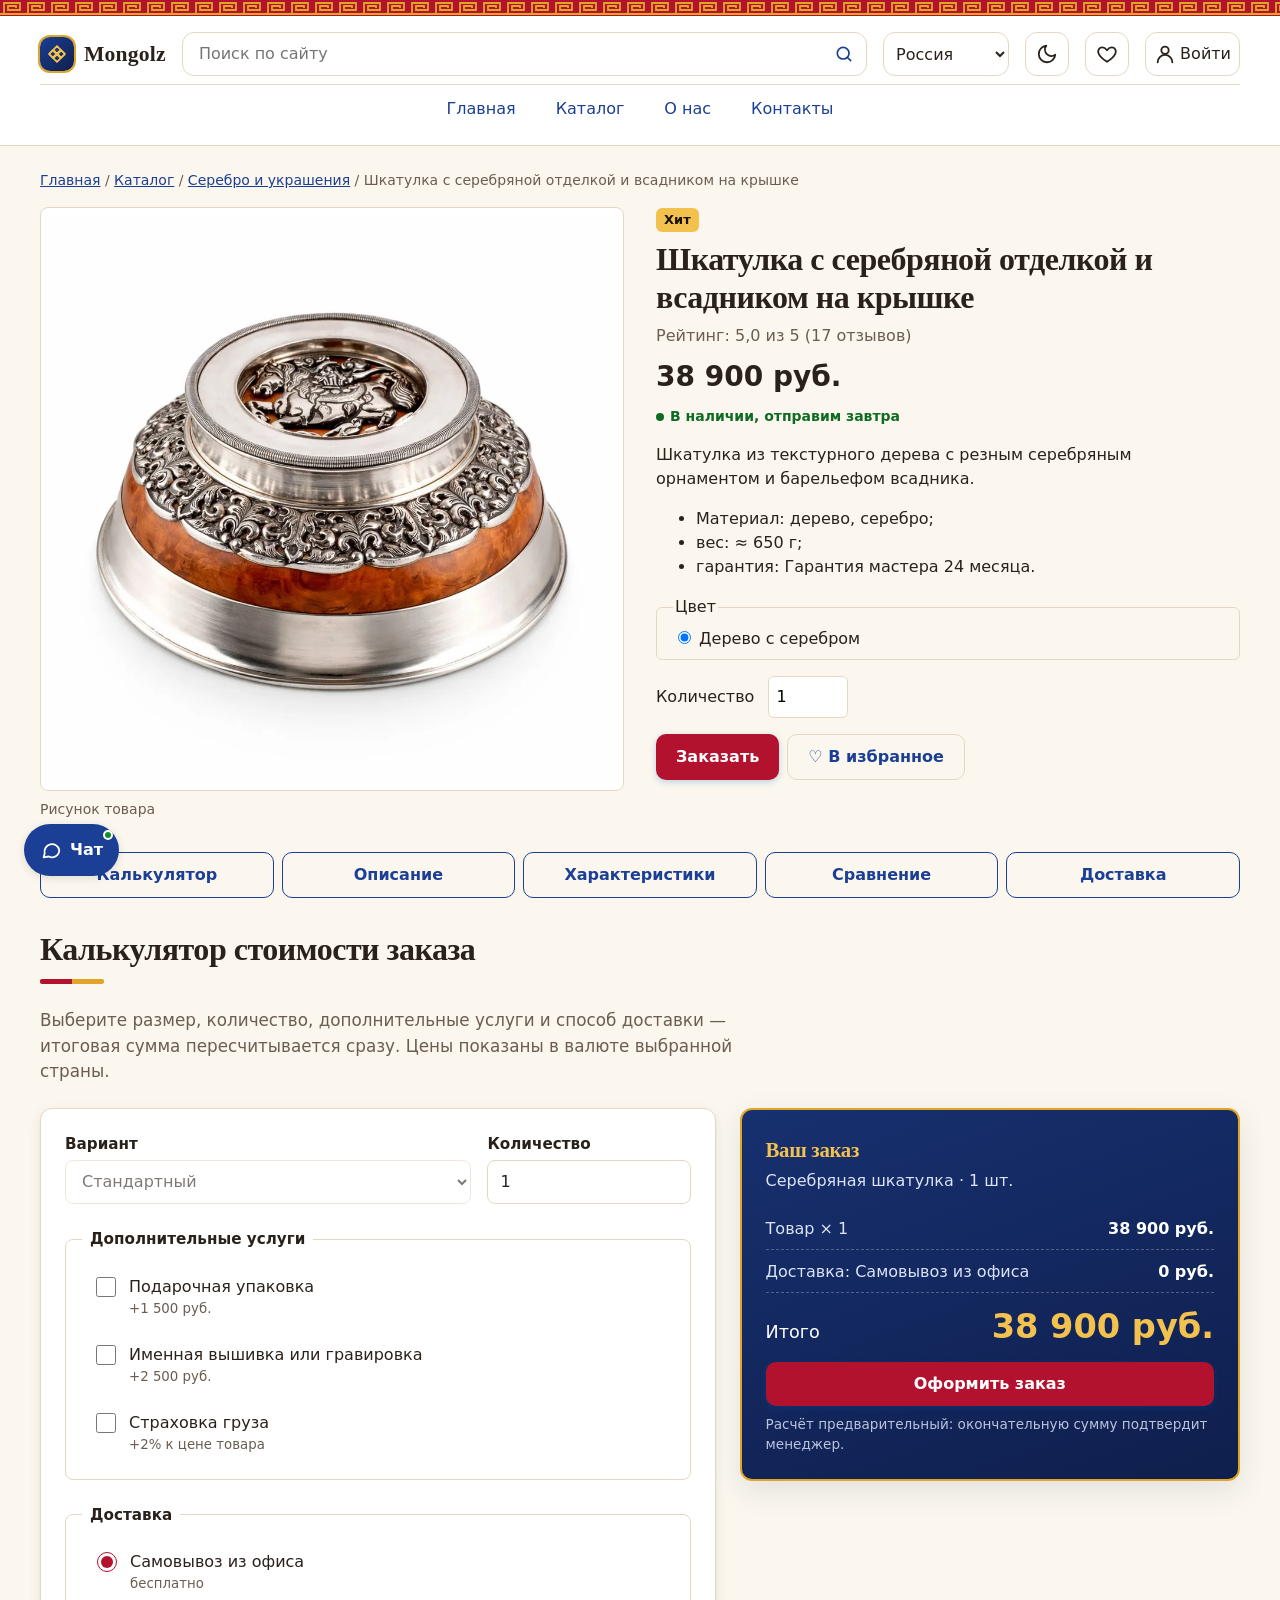
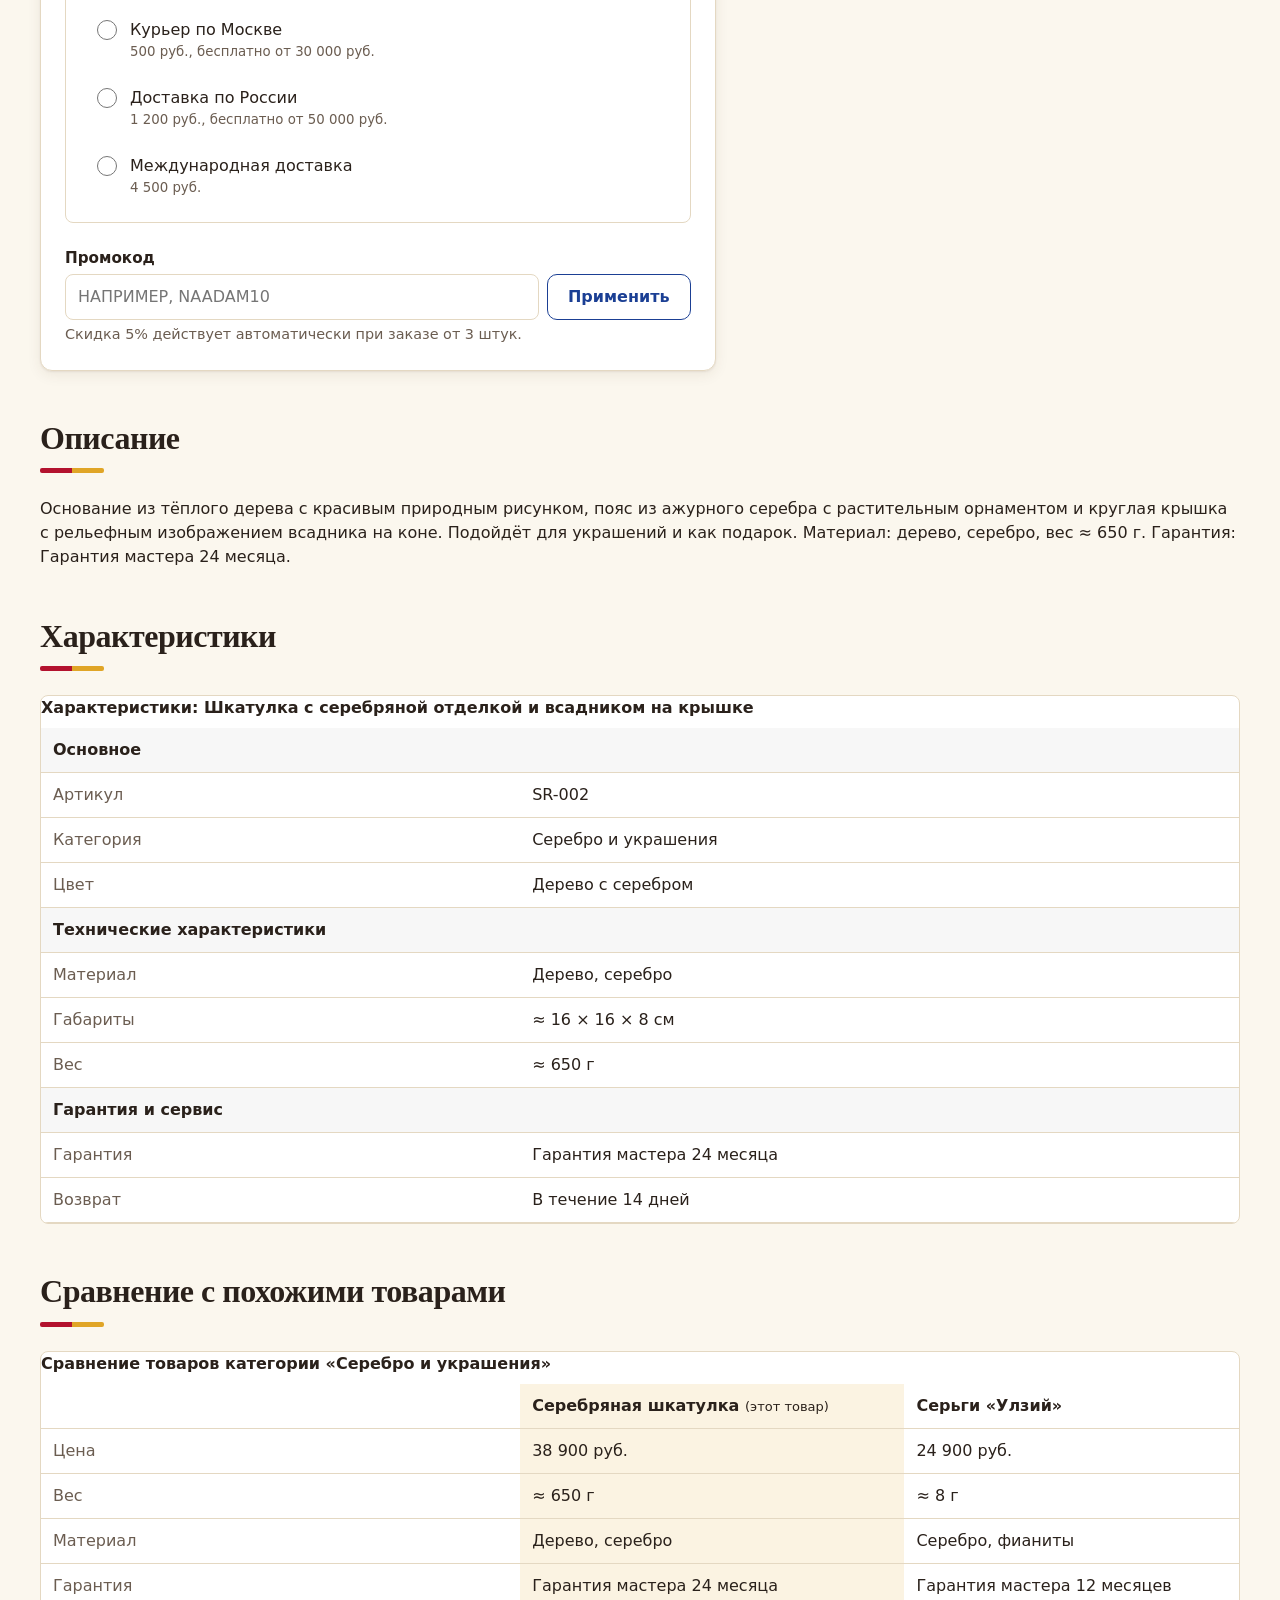
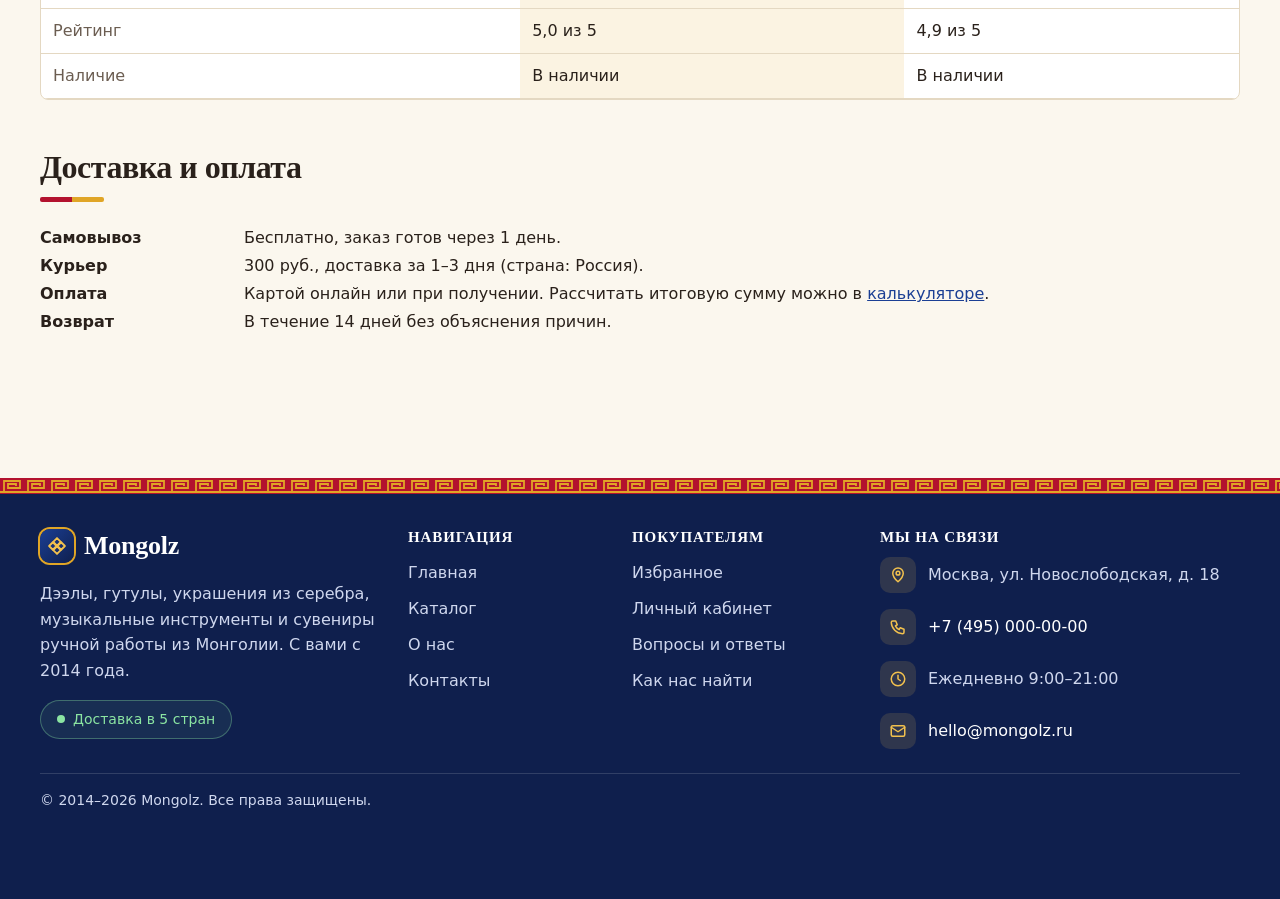
<file: product.html>
<!DOCTYPE html>
<html lang="ru">
<head>
  <meta charset="UTF-8">
  <meta name="viewport" content="width=device-width, initial-scale=1.0">
  <script>
    /* Тема и класс js ставим до отрисовки страницы, чтобы не было «вспышки». */
    (function () {
      var root = document.documentElement;
      root.classList.add('js');
      var theme = null;
      try { theme = localStorage.getItem('shop-theme'); } catch (e) {}
      if (theme !== 'dark' && theme !== 'light') {
        theme = window.matchMedia && matchMedia('(prefers-color-scheme: dark)').matches ? 'dark' : 'light';
      }
      root.setAttribute('data-theme', theme);
    })();
  </script>
  <meta name="description" content="Подробная карточка товара: характеристики, сравнение, доставка.">
  <title>Шкатулка с серебряной отделкой и всадником на крышке — Mongolz</title>
  <link rel="stylesheet" href="css/style.css">
  <link rel="stylesheet" href="css/features.css">
  <link rel="stylesheet" href="css/polish.css">
  <link rel="stylesheet" href="css/responsive.css">
  <link rel="stylesheet" href="css/extra.css">
  <link rel="stylesheet" href="css/mongolz.css">
  <script src="js/products.js" defer></script>
  <script src="js/utils.js" defer></script>
  <script src="js/main.js" defer></script>
  <script src="js/features.js" defer></script>
  <script src="js/auth.js" defer></script>
  <script src="js/favorites.js" defer></script>
  <script src="js/calculator.js" defer></script>
</head>
<body>
  <a class="skip-link" href="#main">Перейти к основному содержимому</a>
  <header class="site-header">
    <div class="site-header__inner">
      <a class="site-header__logo" href="index.html"><span class="site-header__mark" aria-hidden="true"><svg viewBox="0 0 24 24" focusable="false"><path d="M12 2.5l4.5 4.5L12 11.5 7.5 7 12 2.5z"/><path d="M12 12.5l4.5 4.5-4.5 4.5L7.5 17l4.5-4.5z"/><path d="M2.5 12L7 7.5l4.5 4.5L7 16.5 2.5 12z"/><path d="M12.5 12L17 7.5l4.5 4.5-4.5 4.5-4.5-4.5z"/></svg></span>Mongolz</a>

      <button class="icon-button theme-toggle" id="theme-toggle" type="button" aria-pressed="false">
        <svg class="icon-moon" viewBox="0 0 24 24" aria-hidden="true" focusable="false"><path d="M21 12.8A9 9 0 1 1 11.2 3a7 7 0 0 0 9.8 9.8z"/></svg>
        <svg class="icon-sun" viewBox="0 0 24 24" aria-hidden="true" focusable="false"><circle cx="12" cy="12" r="4"/><path d="M12 2v2M12 20v2M4.9 4.9l1.4 1.4M17.7 17.7l1.4 1.4M2 12h2M20 12h2M4.9 19.1l1.4-1.4M17.7 6.3l1.4-1.4"/></svg>
        <span class="visually-hidden">Тёмная тема</span>
      </button>

      <a class="icon-button fav-link" id="fav-link" href="favorites.html" aria-label="Избранное">
        <svg viewBox="0 0 24 24" aria-hidden="true" focusable="false"><path d="M12 20.5s-7.5-4.6-9.3-9.3C1.5 8 3.6 4.8 6.8 4.8c2 0 3.6 1.1 5.2 3.1 1.6-2 3.2-3.1 5.2-3.1 3.2 0 5.3 3.2 4.1 6.4-1.8 4.7-9.3 9.3-9.3 9.3z"/></svg>
        <span class="fav-link__text">Избранное</span>
        <span class="fav-link__count" id="fav-count" hidden>0</span>
      </a>

      <a class="icon-button account-link" id="account-link" href="login.html" aria-label="Войти в аккаунт">
        <svg viewBox="0 0 24 24" aria-hidden="true" focusable="false"><circle cx="12" cy="8" r="4"/><path d="M4 21a8 8 0 0 1 16 0"/></svg>
        <span class="account-link__text">Войти</span>
      </a>

      <button class="icon-button nav-toggle" id="nav-toggle" type="button" aria-expanded="false" aria-controls="site-nav" aria-label="Открыть меню">
        <span class="nav-toggle__bars" aria-hidden="true"></span>
      </button>

      <form class="site-search" role="search" action="catalog.html" method="get">
        <label class="visually-hidden" for="site-search-input">Поиск по сайту</label>
        <div class="site-search__field">
          <input class="site-search__input" id="site-search-input" name="q" type="search" placeholder="Поиск по сайту" autocomplete="off" role="combobox" aria-expanded="false" aria-controls="search-results" aria-autocomplete="list">
          <button class="site-search__submit" type="submit" aria-label="Найти">
            <svg viewBox="0 0 24 24" aria-hidden="true" focusable="false"><circle cx="11" cy="11" r="7"/><path d="M20 20l-3.5-3.5"/></svg>
          </button>
        </div>
        <ul class="search-results" id="search-results" role="listbox" aria-label="Результаты поиска" hidden></ul>
        <p class="visually-hidden" id="search-status" role="status"></p>
      </form>

      <label class="visually-hidden" for="country-select">Страна доставки</label>
      <select class="country-select" id="country-select" name="country">
          <option value="RU">Россия</option>
          <option value="BY">Беларусь</option>
          <option value="KZ">Казахстан</option>
          <option value="AM">Армения</option>
          <option value="MN">Монголия</option>
      </select>

      <nav class="site-nav" id="site-nav" aria-label="Основная навигация">
        <ul class="site-nav__list">
          <li class="site-nav__item">
            <a class="site-nav__link" href="index.html">Главная</a>
          </li>
          <li class="site-nav__item">
            <a class="site-nav__link" href="catalog.html">Каталог</a>
          </li>
          <li class="site-nav__item">
            <a class="site-nav__link" href="about.html">О нас</a>
          </li>
          <li class="site-nav__item">
            <a class="site-nav__link" href="contacts.html">Контакты</a>
          </li>
        </ul>
      </nav>
    </div>
  </header>

  <main id="main">
    <nav class="breadcrumbs" aria-label="Хлебные крошки">
      <a class="breadcrumbs__link" href="index.html">Главная</a>
      <span aria-hidden="true">/</span>
      <a class="breadcrumbs__link" href="catalog.html">Каталог</a>
      <span aria-hidden="true">/</span>
      <a class="breadcrumbs__link" id="crumb-category" href="catalog.html?category=silver">Серебро и украшения</a>
      <span class="breadcrumbs__current" id="crumb-current" aria-current="page">Шкатулка с серебряной отделкой и всадником на крышке</span>
    </nav>

    <article class="product-details" aria-labelledby="product-title">
      <figure class="product-details__gallery">
        <div class="product-details__image"><img class="product-details__img" id="product-image" width="480" height="480" decoding="async" src="images/products/p2-480.webp" alt="Круглая шкатулка из дерева с тёплым природным рисунком, поясом из ажурного серебра с растительным орнаментом и серебряной крышкой с барельефом всадника на коне"></div>
        <figcaption class="product-details__caption">Рисунок товара</figcaption>
      </figure>

      <div class="product-details__info">
        <span class="badge" id="product-badge">Хит</span>
        <h1 class="product-details__title" id="product-title">Шкатулка с серебряной отделкой и всадником на крышке</h1>
        <p class="product-details__rating" id="product-rating">Рейтинг: 4,6 из 5 (28 отзывов)</p>
        <p class="product-details__price" id="product-price"><span data-rub="109990">109 990 руб.</span></p>
        <p class="stock stock--in" id="product-stock">В наличии, отправим завтра</p>
        <p id="product-short">Шкатулка из текстурного дерева с резным серебряным орнаментом и барельефом всадника.</p>

        <ul class="product-details__features" id="product-features">
          <li>Корпус из прочного пластика ABS;</li>
          <li>до 12 часов работы без подзарядки;</li>
          <li>гарантия 12 месяцев.</li>
        </ul>

        <div class="product-options" id="product-options">
          <fieldset class="product-options__fieldset">
            <legend class="product-options__legend">Цвет</legend>
            <label class="product-options__option"><input type="radio" name="color" value="серый" checked> Серый</label>
            <label class="product-options__option"><input type="radio" name="color" value="синий"> Синий</label>
            <label class="product-options__option"><input type="radio" name="color" value="чёрный"> Чёрный</label>
          </fieldset>
          <div>
            <label class="product-options__label" for="product-quantity">Количество</label>
            <input class="product-options__input" id="product-quantity" name="quantity" type="number" min="1" max="10" value="1">
          </div>
        </div>

        <div class="product-details__actions">
          <button class="button button--primary" id="product-order-button" type="button" data-product="Шкатулка с серебряной отделкой и всадником на крышке" data-options="product-options">Заказать</button>
          <button class="button button--ghost" type="button" data-favorite aria-pressed="false">В избранное</button>
        </div>
      </div>
    </article>

    <nav class="anchor-nav" aria-label="Разделы карточки товара">
      <a class="button button--secondary" href="#calculator">Калькулятор</a>
      <a class="button button--secondary" href="#description">Описание</a>
      <a class="button button--secondary" href="#specs">Характеристики</a>
      <a class="button button--secondary" href="#compare">Сравнение</a>
      <a class="button button--secondary" href="#delivery">Доставка</a>
    </nav>

    <section class="section calc" id="calculator" tabindex="-1" aria-labelledby="calc-title" data-calculator data-product-id="auto">
      <h2 class="section__title" id="calc-title">Калькулятор стоимости заказа</h2>
      <p class="section__lead">Выберите размер, количество, дополнительные услуги и способ доставки — итоговая сумма пересчитывается сразу. Цены показаны в валюте выбранной страны.</p>

      <div class="calc__layout">
        <form class="calc__form" id="calc-form" action="#" aria-label="Параметры заказа" novalidate>
          <div class="calc__row">
            <div class="calc__field">
              <label class="calc__label" for="calc-size" id="calc-size-label">Размер</label>
              <select class="calc__control" id="calc-size" name="size"></select>
            </div>
            <div class="calc__field">
              <label class="calc__label" for="calc-qty">Количество</label>
              <input class="calc__control" id="calc-qty" name="qty" type="number" min="1" max="20" value="1" inputmode="numeric">
            </div>
          </div>

          <fieldset class="calc__fieldset">
            <legend class="calc__legend">Дополнительные услуги</legend>
            <label class="calc__option"><input type="checkbox" name="service" value="gift" data-fixed="1500"><span>Подарочная упаковка <small>+<span data-rub="1500">1 500 руб.</span></small></span></label>
            <label class="calc__option"><input type="checkbox" name="service" value="engrave" data-fixed="2500"><span>Именная вышивка или гравировка <small>+<span data-rub="2500">2 500 руб.</span></small></span></label>
            <label class="calc__option" data-tailor><input type="checkbox" name="service" value="tailor" data-percent="15"><span>Индивидуальный пошив по меркам <small>+15% к цене товара</small></span></label>
            <label class="calc__option"><input type="checkbox" name="service" value="insure" data-percent="2"><span>Страховка груза <small>+2% к цене товара</small></span></label>
          </fieldset>

          <fieldset class="calc__fieldset">
            <legend class="calc__legend">Доставка</legend>
            <label class="calc__option"><input type="radio" name="delivery" value="pickup" data-fixed="0" data-label="Самовывоз из офиса" checked><span>Самовывоз из офиса <small>бесплатно</small></span></label>
            <label class="calc__option"><input type="radio" name="delivery" value="moscow" data-fixed="500" data-free-from="30000" data-label="Курьер по Москве"><span>Курьер по Москве <small><span data-rub="500">500 руб.</span>, бесплатно от <span data-rub="30000">30 000 руб.</span></small></span></label>
            <label class="calc__option"><input type="radio" name="delivery" value="country" data-fixed="1200" data-free-from="50000" data-label="Доставка по России"><span>Доставка по России <small><span data-rub="1200">1 200 руб.</span>, бесплатно от <span data-rub="50000">50 000 руб.</span></small></span></label>
            <label class="calc__option"><input type="radio" name="delivery" value="world" data-fixed="4500" data-label="Международная доставка"><span>Международная доставка <small><span data-rub="4500">4 500 руб.</span></small></span></label>
          </fieldset>

          <div class="calc__field">
            <label class="calc__label" for="calc-promo">Промокод</label>
            <div class="calc__promo">
              <input class="calc__control" id="calc-promo" name="promo" type="text" placeholder="Например, NAADAM10" autocomplete="off" spellcheck="false">
              <button class="button button--secondary" type="button" id="calc-promo-apply">Применить</button>
            </div>
            <p class="calc__hint" id="calc-promo-status" role="status">Скидка 5% действует автоматически при заказе от 3 штук.</p>
          </div>
        </form>

        <aside class="calc__result" aria-labelledby="calc-result-title">
          <h3 class="calc__result-title" id="calc-result-title">Ваш заказ</h3>
          <p class="calc__item" id="calc-item"></p>
          <dl class="calc__lines" id="calc-lines" aria-live="polite"></dl>
          <p class="calc__total"><span>Итого</span> <strong id="calc-total" data-rub="0">0 руб.</strong></p>
          <button class="button button--primary calc__order" type="button" id="calc-order" data-product="">Оформить заказ</button>
          <p class="calc__note">Расчёт предварительный: окончательную сумму подтвердит менеджер.</p>
        </aside>
      </div>
    </section>

    <section class="section" id="description" tabindex="-1" aria-labelledby="description-title">
      <h2 class="section__title" id="description-title">Описание</h2>
      <p id="product-long">Основание из тёплого дерева с красивым природным рисунком, пояс из ажурного серебра с растительным орнаментом и круглая крышка с рельефным изображением всадника на коне. Подойдёт для украшений и как подарок.</p>
    </section>

    <section class="section" id="specs" tabindex="-1" aria-labelledby="specs-title">
      <h2 class="section__title" id="specs-title">Характеристики</h2>
      <div class="table-scroll" role="region" aria-label="Таблица характеристик" tabindex="0">
        <table class="data-table" id="specs-table">
          <caption>Характеристики товара 2</caption>
          <tbody>
            <tr class="data-table__group"><th scope="rowgroup" colspan="2">Основное</th></tr>
            <tr><th scope="row">Артикул</th><td>GD-002</td></tr>
            <tr><th scope="row">Категория</th><td>Смартфоны</td></tr>
            <tr><th scope="row">Цвета</th><td>Серый, синий, чёрный</td></tr>
          </tbody>
          <tbody>
            <tr class="data-table__group"><th scope="rowgroup" colspan="2">Технические характеристики</th></tr>
            <tr><th scope="row">Материал корпуса</th><td>Пластик ABS</td></tr>
            <tr><th scope="row">Габариты</th><td>120 × 60 × 25 мм</td></tr>
            <tr><th scope="row">Вес</th><td>180 г</td></tr>
            <tr><th scope="row">Питание</th><td>Аккумулятор, 2000 мА·ч</td></tr>
          </tbody>
          <tbody>
            <tr class="data-table__group"><th scope="rowgroup" colspan="2">Гарантия и сервис</th></tr>
            <tr><th scope="row">Гарантия</th><td>12 месяцев</td></tr>
            <tr><th scope="row">Страна производства</th><td>Россия</td></tr>
            <tr><th scope="row">Возврат</th><td>В течение 14 дней</td></tr>
          </tbody>
        </table>
      </div>
    </section>

    <section class="section" id="compare" tabindex="-1" aria-labelledby="compare-title">
      <h2 class="section__title" id="compare-title">Сравнение с похожими товарами</h2>
      <div class="table-scroll" role="region" aria-label="Таблица сравнения, прокручивается по горизонтали" tabindex="0">
        <table class="data-table" id="compare-table">
          <caption>Сравнение товаров категории «Смартфоны»</caption>
          <thead>
            <tr><td></td><th scope="col">Товар 1</th><th scope="col" class="data-table__cell--current">Шкатулка с серебряной отделкой и всадником на крышке <span class="data-table__note">(этот товар)</span></th><th scope="col">Товар 6</th></tr>
          </thead>
          <tbody>
            <tr><th scope="row">Цена</th><td><span data-rub="1000">1000 руб.</span></td><td class="data-table__cell--current"><span data-rub="109990">109 990 руб.</span></td><td><span data-rub="3200">3200 руб.</span></td></tr>
            <tr><th scope="row">Вес</th><td>150 г</td><td class="data-table__cell--current">180 г</td><td>240 г</td></tr>
            <tr><th scope="row">Материал</th><td>Пластик</td><td class="data-table__cell--current">Пластик ABS</td><td>Алюминий</td></tr>
            <tr><th scope="row">Гарантия</th><td>6 месяцев</td><td class="data-table__cell--current">12 месяцев</td><td>24 месяца</td></tr>
            <tr><th scope="row">Беспроводное подключение</th><td>Нет</td><td class="data-table__cell--current">Да</td><td>Да</td></tr>
            <tr><th scope="row">Наличие</th><td>В наличии</td><td class="data-table__cell--current">В наличии</td><td>Нет в наличии</td></tr>
            <tr><th scope="row">Рейтинг</th><td>4,2 из 5</td><td class="data-table__cell--current">4,6 из 5</td><td>4,8 из 5</td></tr>
          </tbody>
        </table>
      </div>
    </section>

    <section class="section" id="delivery" tabindex="-1" aria-labelledby="delivery-title">
      <h2 class="section__title" id="delivery-title">Доставка и оплата</h2>
      <dl class="info-list">
        <dt>Самовывоз</dt><dd>Бесплатно, заказ готов через 1 день.</dd>
        <dt>Курьер</dt><dd><span data-rub="300">300 руб.</span>, доставка за <span data-delivery-days>1–3 дня</span> (страна: <span data-country-name>Россия</span>).</dd>
        <dt>Оплата</dt><dd>Картой онлайн или при получении. Рассчитать итоговую сумму можно в <a href="#calculator">калькуляторе</a>.</dd>
        <dt>Возврат</dt><dd>В течение 14 дней без объяснения причин.</dd>
      </dl>
    </section>
  </main>

  <footer class="site-footer" id="contacts">
    <div class="site-footer__inner">
      <div class="site-footer__grid">
        <section class="footer-brand" aria-labelledby="footer-about">
          <a class="footer-brand__logo" href="index.html" id="footer-about"><span class="site-header__mark" aria-hidden="true"><svg viewBox="0 0 24 24" focusable="false"><path d="M12 2.5l4.5 4.5L12 11.5 7.5 7 12 2.5z"/><path d="M12 12.5l4.5 4.5-4.5 4.5L7.5 17l4.5-4.5z"/><path d="M2.5 12L7 7.5l4.5 4.5L7 16.5 2.5 12z"/><path d="M12.5 12L17 7.5l4.5 4.5-4.5 4.5-4.5-4.5z"/></svg></span>Mongolz</a>
          <p class="footer-brand__text">Дээлы, гутулы, украшения из серебра, музыкальные инструменты и сувениры ручной работы из Монголии. С вами с 2014 года.</p>
          <p class="footer-badge"><span class="footer-badge__dot" aria-hidden="true"></span>Доставка в 5 стран</p>
        </section>

        <nav aria-labelledby="footer-nav">
          <h2 class="site-footer__title" id="footer-nav">Навигация</h2>
          <ul class="site-footer__list">
            <li><a href="index.html">Главная</a></li>
            <li><a href="catalog.html">Каталог</a></li>
            <li><a href="about.html">О нас</a></li>
            <li><a href="contacts.html">Контакты</a></li>
          </ul>
        </nav>

        <nav aria-labelledby="footer-buyers">
          <h2 class="site-footer__title" id="footer-buyers">Покупателям</h2>
          <ul class="site-footer__list">
            <li><a href="favorites.html">Избранное</a></li>
            <li><a href="account.html">Личный кабинет</a></li>
            <li><a href="contacts.html#faq">Вопросы и ответы</a></li>
            <li><a href="contacts.html#route">Как нас найти</a></li>
          </ul>
        </nav>

        <section aria-labelledby="footer-contacts">
          <h2 class="site-footer__title" id="footer-contacts">Мы на связи</h2>
          <ul class="footer-contact">
            <li><span class="footer-contact__icon" aria-hidden="true"><svg viewBox="0 0 24 24" focusable="false"><path d="M12 21s-7-6.2-7-11.5A7 7 0 0 1 19 9.5C19 14.8 12 21 12 21z"/><circle cx="12" cy="9.5" r="2.5"/></svg></span><span>Москва, ул. Новослободская, д. 18</span></li>
            <li><span class="footer-contact__icon" aria-hidden="true"><svg viewBox="0 0 24 24" focusable="false"><path d="M5 4h4l2 5-2.5 1.5a11 11 0 0 0 5 5L15 13l5 2v4a2 2 0 0 1-2 2A16 16 0 0 1 3 6a2 2 0 0 1 2-2z"/></svg></span><a href="tel:+74950000000">+7 (495) 000-00-00</a></li>
            <li><span class="footer-contact__icon" aria-hidden="true"><svg viewBox="0 0 24 24" focusable="false"><circle cx="12" cy="12" r="9"/><path d="M12 7v5l3 2"/></svg></span><span>Ежедневно 9:00–21:00</span></li>
            <li><span class="footer-contact__icon" aria-hidden="true"><svg viewBox="0 0 24 24" focusable="false"><rect x="3" y="5" width="18" height="14" rx="2"/><path d="M3 7l9 6 9-6"/></svg></span><a href="mailto:hello@mongolz.ru">hello@mongolz.ru</a></li>
          </ul>
        </section>
      </div>

      <div class="site-footer__bottom">
        <p class="site-footer__text">&copy; 2014–2026 Mongolz. Все права защищены.</p>
      </div>
    </div>
  </footer>

  <dialog class="order-dialog" id="order-dialog" aria-labelledby="order-dialog-title" aria-describedby="order-dialog-desc">
    <div class="order-dialog__content">
      <div class="order-dialog__header">
        <h2 class="order-dialog__title" id="order-dialog-title">Оформление заявки</h2>
        <button class="order-dialog__close" type="button" data-close-dialog aria-label="Закрыть окно">&times;</button>
      </div>
      <p class="order-dialog__text" id="order-dialog-desc">
        Вы выбрали: <strong id="order-dialog-product">—</strong>.
        Поля, отмеченные <span aria-hidden="true">*</span><span class="visually-hidden">звёздочкой</span>, обязательны.
      </p>

      <div class="error-summary" id="order-form-summary" role="group" aria-labelledby="order-summary-title" tabindex="-1" hidden>
        <h3 class="error-summary__title" id="order-summary-title">Проверьте форму</h3>
        <ul class="error-summary__list" id="order-summary-list"></ul>
      </div>

      <form class="order-form" id="order-form" action="#" method="post" novalidate>
        <input id="selected-product" name="selected-product" type="hidden">

      <div class="order-form__field">
          <label class="order-form__label" for="order-name">Имя <span class="order-form__required" aria-hidden="true">*</span></label>
          <input class="order-form__input" id="order-name" name="name" type="text" placeholder="Введите ваше имя" autocomplete="given-name" required aria-describedby="order-name-error">
          <p class="order-form__error" id="order-name-error" hidden></p>
        </div>

        <div class="order-form__field">
          <label class="order-form__label" for="order-email">E-mail <span class="order-form__required" aria-hidden="true">*</span></label>
          <input class="order-form__input" id="order-email" name="email" type="email" placeholder="example@mail.ru" autocomplete="email" required aria-describedby="order-email-error">
          <p class="order-form__error" id="order-email-error" hidden></p>
        </div>

        <div class="order-form__field">
          <label class="order-form__label" for="order-phone">Телефон <span class="order-form__required" aria-hidden="true">*</span></label>
          <input class="order-form__input" id="order-phone" name="phone" type="tel" inputmode="tel" autocomplete="tel" placeholder="+7 (900) 000-00-00" pattern="^\+7 \(\d{3}\) \d{3}-\d{2}-\d{2}$" required aria-describedby="order-phone-hint order-phone-error">
          <small class="order-form__hint" id="order-phone-hint">Формат: +7 (900) 000-00-00</small>
          <p class="order-form__error" id="order-phone-error" hidden></p>
        </div>

        <div class="order-form__field">
          <label class="order-form__label" for="order-date">Дата связи</label>
          <input class="order-form__input" id="order-date" name="date" type="date" aria-describedby="order-date-error">
          <p class="order-form__error" id="order-date-error" hidden></p>
        </div>

        <div class="order-form__field">
          <label class="order-form__label" for="order-topic">Тема заявки <span class="order-form__required" aria-hidden="true">*</span></label>
          <select class="order-form__select" id="order-topic" name="topic" required aria-describedby="order-topic-error"><option value="">Выберите тему</option><option value="product">Заказ товара</option><option value="consultation">Консультация</option><option value="delivery">Доставка</option></select>
          <p class="order-form__error" id="order-topic-error" hidden></p>
        </div>

        <div class="order-form__field order-form__field--wide">
          <label class="order-form__label" for="order-comment">Комментарий</label>
          <textarea class="order-form__textarea" id="order-comment" name="comment" rows="4" placeholder="Укажите дополнительную информацию" aria-describedby="order-comment-error"></textarea>
          <p class="order-form__error" id="order-comment-error" hidden></p>
        </div>

        <fieldset class="order-form__fieldset">
          <legend class="order-form__legend">Как с вами связаться</legend>
          <label class="order-form__option"><input class="order-form__input" type="radio" name="contact-method" value="phone" checked> По телефону</label>
          <label class="order-form__option"><input class="order-form__input" type="radio" name="contact-method" value="email"> По e-mail</label>
        </fieldset>

        <div class="order-form__field order-form__field--checkbox">
          <label class="order-form__label">
            <input class="order-form__input" id="order-agreement" name="agreement" type="checkbox" required aria-describedby="order-agreement-error">
            Я согласен на обработку данных <span class="order-form__required" aria-hidden="true">*</span>
          </label>
          <p class="order-form__error" id="order-agreement-error" hidden></p>
        </div>

        <div class="order-form__actions">
          <button class="button button--secondary" type="button" id="close-order-dialog" data-close-dialog>Закрыть</button>
          <button class="button button--primary" type="submit">Отправить заявку</button>
        </div>
      </form>
    </div>
  </dialog>

  <p class="success-message" id="success-message" role="status" aria-live="polite"></p>
  <button class="button button--primary back-to-top" id="back-to-top" type="button" aria-label="Вверх, к началу страницы">Вверх</button>

  <button class="chat-toggle" id="chat-toggle" type="button" aria-expanded="false" aria-controls="chat">
    <svg viewBox="0 0 24 24" aria-hidden="true" focusable="false"><path d="M21 12a8 8 0 0 1-11.6 7.1L4 20l1.1-4.3A8 8 0 1 1 21 12z"/></svg>
    <span>Чат</span>
    <span class="chat-toggle__dot" aria-hidden="true"></span>
  </button>

  <section class="chat" id="chat" role="dialog" aria-labelledby="chat-title" hidden>
    <div class="chat__header">
      <div>
        <h2 class="chat__title" id="chat-title">Онлайн-чат</h2>
        <p class="chat__status">Автоответчик · на связи</p>
      </div>
      <button class="chat__close" id="chat-close" type="button" aria-label="Закрыть чат"><span aria-hidden="true">&times;</span></button>
    </div>
    <div class="chat__log" id="chat-log" role="log" aria-live="polite" aria-label="Переписка"></div>
    <div class="chat__quick">
      <button class="chat__chip" type="button" data-chat-quick="доставка">Доставка</button>
      <button class="chat__chip" type="button" data-chat-quick="оплата">Оплата</button>
      <button class="chat__chip" type="button" data-chat-quick="возврат">Возврат</button>
      <button class="chat__chip" type="button" data-chat-quick="оператор">Связаться с человеком</button>
    </div>
    <form class="chat__form" id="chat-form" action="#" method="post">
      <label class="visually-hidden" for="chat-input">Ваше сообщение</label>
      <input class="chat__input" id="chat-input" name="message" type="text" placeholder="Напишите вопрос…" autocomplete="off">
      <button class="button button--primary" type="submit">Отправить</button>
    </form>
  </section>
</body>
</html>
</file>
<file: css/style.css>
/* ===============================
   1. Переменные проекта
   =============================== */
:root {
    /* Основные цвета проекта */
    --color-bg: #ffffff;
    --color-text: #222222;
    --color-muted: #666666;
    --color-primary: #0057b8;
    --color-primary-dark: #003f86;
    --color-border: #dddddd;
    --color-surface: #f7f7f7;
    --color-surface-accent: #eef5ff;
    --color-danger: #b00020;
    --color-success: #168a2f;
    --color-success-bg: #eefaf0;
    --color-white: #ffffff;
    --color-success-dark: #0f6b23;
    --shadow-sm: 0 2px 8px rgba(0, 0, 0, 0.12);

    /* Отступы */
    --space-xs: 4px;
    --space-sm: 8px;
    --space-md: 16px;
    --space-lg: 24px;
    --space-xl: 32px;

    /* Скругления */
    --radius-sm: 6px;
    --radius-md: 8px;
    --radius-lg: 12px;

    /* Размеры */
    --container-width: 1100px;
}

/* ===============================
   2. Базовые стили
   =============================== */
* {
    box-sizing: border-box;
}

body {
    margin: 0;
    font-family: Arial, sans-serif;
    line-height: 1.5;
    color: var(--color-text);
    background-color: var(--color-bg);
}

header,
main,
footer {
    padding: var(--space-lg);
}

header {
    background-color: var(--color-surface);
}

footer {
    background-color: var(--color-surface);
}

html {
    scroll-behavior: smooth;
}

:target {
    outline: 2px dashed var(--color-primary);
    outline-offset: 4px;
}

/* ===============================
   3. Общие элементы интерфейса
   =============================== */
a {
    color: var(--color-primary);
}

a:hover {
    color: var(--color-primary-dark);
}

a:focus-visible {
    outline: 2px solid var(--color-primary);
    outline-offset: 3px;
}

/* --- Блок button --- */
.button {
    display: inline-block;
    padding: var(--space-sm) var(--space-md);
    color: var(--color-white);
    background-color: var(--color-primary);
    text-decoration: none;
    border: none;
    border-radius: var(--radius-sm);
    cursor: pointer;
    font: inherit;
}

.button--primary {
    color: var(--color-white);
    background-color: var(--color-primary);
}

.button--primary:hover {
    background-color: var(--color-primary-dark);
}

.button--secondary {
    color: var(--color-primary);
    background-color: transparent;
    border: 1px solid var(--color-primary);
}

.button--secondary:hover {
    color: var(--color-white);
    background-color: var(--color-primary);
}

.button:focus-visible {
    outline: 2px solid var(--color-primary);
    outline-offset: 3px;
}

.button:disabled,
.button--disabled {
    opacity: 0.6;
    cursor: not-allowed;
}

/* ===============================
   4. Блок site-header
   =============================== */
.site-header {
    max-width: var(--container-width);
    margin: 0 auto;
}

.site-header__logo {
    font-weight: bold;
    text-decoration: none;
    color: var(--color-text);
}

/* ===============================
   5. Блок site-nav
   =============================== */
.site-nav__list {
    display: flex;
    flex-wrap: wrap;
    justify-content: center;
    align-items: center;
    gap: var(--space-md);
    padding: 0;
    margin: var(--space-md) 0 0;
    list-style: none;
}

.site-nav__item {
    margin-bottom: var(--space-sm);
}

.site-nav__link {
    display: inline-block;
    padding: var(--space-sm) var(--space-md);
    color: var(--color-primary);
    text-decoration: none;
    border-radius: var(--radius-sm);
}

.site-nav__link:hover {
    color: var(--color-white);
    background-color: var(--color-primary);
    text-decoration: none;
}

.site-nav__link:focus-visible {
    outline: 2px solid var(--color-primary);
    outline-offset: 3px;
}

.site-nav__link--active {
    color: var(--color-white);
    background-color: var(--color-primary);
}

/* ===============================
   6. Блок hero
   =============================== */
.hero {
    max-width: var(--container-width);
    margin: 0 auto var(--space-xl);
    padding: var(--space-xl) var(--space-lg);
    background-color: var(--color-surface-accent);
    border-radius: var(--radius-lg);
}

/* ===============================
   7. Блок section (универсальный)
   =============================== */
.section {
    max-width: var(--container-width);
    margin: 0 auto var(--space-xl);
}

.section__title {
    margin-top: 0;
}

/* ===============================
   8. Блок breadcrumbs
   =============================== */
.breadcrumbs {
    max-width: var(--container-width);
    margin: 0 auto var(--space-md);
    font-size: 14px;
    color: var(--color-muted);
}

.breadcrumbs__link {
    color: var(--color-primary);
}

.breadcrumbs__current::before {
    content: " / ";
    color: var(--color-muted);
}

/* ===============================
   9. Блок products-grid
   =============================== */
.products-grid {
    display: grid;
    grid-template-columns: repeat(3, 1fr);
    gap: var(--space-lg);
}

/* ===============================
   10. Блок product-card
   =============================== */
.product-card {
    display: flex;
    flex-direction: column;
    gap: var(--space-sm);
    margin-bottom: 0;
    padding: var(--space-md);
    border: 1px solid var(--color-border);
    border-radius: var(--radius-md);
    background-color: var(--color-bg);
}

.product-card {
    position: relative;
    transition: box-shadow 0.15s ease, border-color 0.15s ease;
}

.product-card:hover {
    border-color: var(--color-primary);
    box-shadow: var(--shadow-sm);
}

.product-card:focus-within {
    border-color: var(--color-primary);
    box-shadow: 0 0 0 2px var(--color-primary);
}

.product-card--featured {
    border-color: var(--color-primary);
}

.product-card--discount {
    border-color: var(--color-danger);
}

.product-card__title {
    margin: 0;
    color: var(--color-text);
}

.product-card__description {
    margin: 0;
    color: var(--color-muted);
}

.product-card__price {
    margin: 0;
    font-weight: 700;
}

.product-card--discount .product-card__price {
    color: var(--color-danger);
}

.product-card__button {
    margin-top: auto;
    align-self: flex-start;
}

/* ===============================
   11. Блок aside-info
   =============================== */
.aside-info {
    max-width: var(--container-width);
    margin: 0 auto var(--space-xl);
    padding: var(--space-md);
    border-left: 4px solid var(--color-primary);
    background-color: var(--color-surface);
}

/* ===============================
   12. Блок catalog-layout
   =============================== */
.catalog-layout {
    max-width: var(--container-width);
    margin: 0 auto var(--space-xl);
    display: grid;
    grid-template-columns: 260px 1fr;
    grid-template-areas: "filters products";
    gap: var(--space-lg);
}

/* ===============================
   13. Блок catalog-filters
   =============================== */
.catalog-filters {
    grid-area: filters;
    padding: var(--space-md);
    border: 1px solid var(--color-border);
    border-radius: var(--radius-md);
    background-color: var(--color-surface);
}

.catalog-filters__title {
    margin-top: 0;
}

/* ===============================
   14. Блок catalog-products
   =============================== */
.catalog-products {
    grid-area: products;
}

/* ===============================
   15. Блок filters-form
   =============================== */
.filters-form {
    display: grid;
    gap: var(--space-md);
}

.filters-form__fieldset {
    margin: 0;
    padding: var(--space-md);
    border: 1px solid var(--color-border);
    border-radius: var(--radius-sm);
}

.filters-form__legend {
    font-weight: 700;
}

.filters-form__label {
    display: block;
    margin-bottom: var(--space-sm);
}

.filters-form__input {
    width: 100%;
    padding: 8px 10px;
    border: 1px solid var(--color-border);
    border-radius: var(--radius-sm);
    font: inherit;
}

/* ===============================
   16. Блок order-dialog
   =============================== */
.order-dialog {
    width: min(100% - 32px, 560px);
    max-height: calc(100dvh - 32px);
    padding: 0;
    border: none;
    border-radius: var(--radius-lg);
}

.order-dialog::backdrop {
    background-color: rgba(0, 0, 0, 0.5);
}

.order-dialog__title {
    margin-top: 0;
}

/* ===============================
   17. Блок order-form
   =============================== */
.order-form__field {
    margin-bottom: var(--space-md);
}

.order-form__label {
    display: block;
    margin-bottom: var(--space-xs);
}

.order-form__input,
.order-form__select,
.order-form__textarea {
    width: 100%;
    padding: 10px 12px;
    border: 1px solid var(--color-border);
    border-radius: var(--radius-sm);
    font: inherit;
}

.order-form__input[type="checkbox"] {
    width: auto;
}

.order-form__hint {
    display: block;
    margin-top: var(--space-xs);
    color: var(--color-muted);
}

.order-form__input:hover,
.order-form__select:hover,
.order-form__textarea:hover {
    border-color: var(--color-primary);
}

.order-form__input:focus-visible,
.order-form__select:focus-visible,
.order-form__textarea:focus-visible {
    outline: 2px solid var(--color-primary);
    outline-offset: 3px;
}

.order-form__input[aria-invalid="true"],
.order-form__select[aria-invalid="true"],
.order-form__textarea[aria-invalid="true"] {
    border-color: var(--color-danger);
}

.order-form__actions {
    display: flex;
    gap: var(--space-md);
    margin-top: var(--space-lg);
}

/* ===============================
   18. Блок success-message
   =============================== */
.success-message {
    position: fixed;
    right: var(--space-md);
    bottom: var(--space-md);
    left: var(--space-md);
    z-index: 50;
    max-width: 480px;
    margin: 0 auto;
    padding: var(--space-md);
    border-left: 4px solid var(--color-success);
    background-color: var(--color-success-bg);
    box-shadow: var(--shadow-sm);
}

.success-message:empty {
    display: none;
}

/* ===============================
   19. Доступность и утилиты
   =============================== */
[hidden] {
    display: none !important;
}

.visually-hidden {
    position: absolute;
    width: 1px;
    height: 1px;
    margin: -1px;
    padding: 0;
    overflow: hidden;
    clip: rect(0 0 0 0);
    white-space: nowrap;
    border: 0;
}

.skip-link {
    position: absolute;
    top: -100px;
    left: var(--space-md);
    z-index: 100;
    padding: var(--space-sm) var(--space-md);
    color: var(--color-white);
    background-color: var(--color-primary);
    border-radius: var(--radius-sm);
}

.skip-link:focus {
    top: var(--space-md);
    color: var(--color-white);
}

body.is-scroll-locked {
    overflow: hidden;
}

@media (prefers-reduced-motion: reduce) {
    html {
        scroll-behavior: auto;
    }

    *,
    *::before,
    *::after {
        animation: none !important;
        transition: none !important;
    }
}

/* ===============================
   20. Состояния кнопок
   =============================== */
.button:active {
    transform: translateY(1px);
}

.button--ghost {
    color: var(--color-primary);
    background-color: transparent;
    border: 1px solid var(--color-border);
}

.button--ghost:hover {
    background-color: var(--color-surface-accent);
    border-color: var(--color-primary);
}

[data-favorite]::before {
    content: "\2661\00a0";
}

[data-favorite][aria-pressed="true"]::before {
    content: "\2665\00a0";
}

.button[aria-pressed="true"],
.button[aria-pressed="true"]:hover {
    color: var(--color-white);
    background-color: var(--color-primary);
    border-color: var(--color-primary);
}

.button:disabled,
.button:disabled:hover {
    color: var(--color-muted);
    background-color: var(--color-surface);
    border: 1px solid var(--color-border);
    opacity: 1;
    transform: none;
}

.button--loading::after {
    content: "";
    display: inline-block;
    width: 14px;
    height: 14px;
    margin-left: var(--space-sm);
    vertical-align: -2px;
    border: 2px solid currentColor;
    border-right-color: transparent;
    border-radius: 50%;
    animation: spin 0.7s linear infinite;
}

@keyframes spin {
    to {
        transform: rotate(360deg);
    }
}

/* ===============================
   21. Блоки badge и stock, варианты карточек
   =============================== */
.badge {
    display: inline-block;
    padding: 2px var(--space-sm);
    font-size: 13px;
    font-weight: 700;
    color: var(--color-white);
    background-color: var(--color-primary);
    border-radius: var(--radius-sm);
}

.badge--new {
    background-color: var(--color-success-dark);
}

.badge--discount {
    background-color: var(--color-danger);
}

.stock {
    margin: 0;
    font-size: 14px;
    font-weight: 700;
}

.stock::before {
    content: "";
    display: inline-block;
    width: 8px;
    height: 8px;
    margin-right: 6px;
    border-radius: 50%;
    background-color: currentColor;
}

.stock--in {
    color: var(--color-success-dark);
}

.stock--out {
    color: var(--color-muted);
}

.product-card__media {
    aspect-ratio: 4 / 3;
    background-color: var(--color-surface-accent);
    border-radius: var(--radius-sm);
}

.product-card__badge {
    position: absolute;
    top: var(--space-lg);
    left: var(--space-lg);
}

.product-card__body {
    display: flex;
    flex: 1;
    flex-direction: column;
    gap: var(--space-sm);
}

.product-card__actions {
    display: flex;
    flex-wrap: wrap;
    gap: var(--space-sm);
    margin-top: auto;
}

.product-card__link {
    color: inherit;
    text-decoration: none;
}

.product-card__link:hover {
    text-decoration: underline;
}

.product-card__price-old {
    font-weight: 400;
    color: var(--color-muted);
}

.product-card--featured {
    background-color: var(--color-surface-accent);
    border-width: 2px;
}

.product-card--new {
    border-color: var(--color-success);
}

.product-card--unavailable {
    background-color: var(--color-surface);
}

.product-card--unavailable .product-card__media {
    opacity: 0.5;
}

.product-card--favorite {
    box-shadow: inset 4px 0 0 var(--color-primary);
}

.product-card--horizontal {
    display: grid;
    grid-template-columns: 160px 1fr auto;
    align-items: center;
    gap: var(--space-lg);
}

.product-card--horizontal .product-card__actions {
    flex-direction: column;
    margin-top: 0;
}

.products-grid--list {
    grid-template-columns: 1fr;
}

/* ===============================
   22. Каталог и страница категории
   =============================== */
.catalog-toolbar {
    display: flex;
    flex-wrap: wrap;
    align-items: center;
    justify-content: space-between;
    gap: var(--space-md);
    margin-bottom: var(--space-md);
}

.catalog-toolbar__count {
    margin: 0;
    color: var(--color-muted);
}

.catalog-toolbar__select {
    padding: var(--space-sm);
    font: inherit;
    border: 1px solid var(--color-border);
    border-radius: var(--radius-sm);
}

.catalog-empty {
    padding: var(--space-lg);
    border: 1px dashed var(--color-border);
    border-radius: var(--radius-md);
    text-align: center;
}

.filters-form .button {
    width: 100%;
}

.category-header {
    max-width: var(--container-width);
    margin: 0 auto var(--space-xl);
    padding: var(--space-lg);
    background-color: var(--color-surface-accent);
    border-radius: var(--radius-lg);
}

.category-header__title {
    margin-top: 0;
}

.category-header__text {
    margin-bottom: 0;
}

.category-grid {
    display: grid;
    grid-template-columns: repeat(3, 1fr);
    gap: var(--space-lg);
}

.category-card {
    display: block;
    padding: var(--space-md);
    color: var(--color-text);
    text-decoration: none;
    border: 1px solid var(--color-border);
    border-radius: var(--radius-md);
}

.category-card:hover {
    color: var(--color-text);
    border-color: var(--color-primary);
    box-shadow: var(--shadow-sm);
}

.category-card__title {
    margin: 0 0 var(--space-xs);
}

.category-card__text {
    margin: 0;
    color: var(--color-muted);
}

/* ===============================
   23. Карточка товара, таблицы
   =============================== */
.product-details {
    display: grid;
    grid-template-columns: 1fr 1fr;
    gap: var(--space-xl);
    max-width: var(--container-width);
    margin: 0 auto var(--space-xl);
}

.product-details__gallery {
    margin: 0;
}

.product-details__image {
    display: grid;
    place-items: center;
    aspect-ratio: 4 / 3;
    color: var(--color-muted);
    background-color: var(--color-surface-accent);
    border-radius: var(--radius-lg);
}

.product-details__caption {
    margin-top: var(--space-sm);
    font-size: 14px;
    color: var(--color-muted);
}

.product-details__title {
    margin: var(--space-sm) 0;
}

.product-details__rating {
    margin: 0;
    color: var(--color-muted);
}

.product-details__price {
    margin: var(--space-sm) 0;
    font-size: 28px;
    font-weight: 700;
}

.product-details__actions {
    display: flex;
    flex-wrap: wrap;
    gap: var(--space-sm);
}

.product-options {
    display: grid;
    gap: var(--space-md);
    margin-bottom: var(--space-md);
}

.product-options__fieldset {
    margin: 0;
    padding: var(--space-sm) var(--space-md);
    border: 1px solid var(--color-border);
    border-radius: var(--radius-sm);
}

.product-options__option {
    display: inline-block;
    margin-right: var(--space-md);
}

.product-options__label {
    margin-right: var(--space-sm);
}

.product-options__input {
    width: 80px;
    padding: var(--space-sm);
    font: inherit;
    border: 1px solid var(--color-border);
    border-radius: var(--radius-sm);
}

.anchor-nav {
    display: flex;
    flex-wrap: wrap;
    gap: var(--space-sm);
    max-width: var(--container-width);
    margin: 0 auto var(--space-xl);
}

.table-scroll {
    overflow-x: auto;
}

.table-scroll:focus-visible {
    outline: 2px solid var(--color-primary);
    outline-offset: 3px;
}

.data-table {
    width: 100%;
    border-collapse: collapse;
}

.data-table caption {
    padding-bottom: var(--space-sm);
    font-weight: 700;
    text-align: left;
}

.data-table th,
.data-table td {
    padding: 10px 12px;
    text-align: left;
    border-bottom: 1px solid var(--color-border);
}

.data-table tbody th[scope="row"] {
    width: 40%;
    font-weight: 400;
    color: var(--color-muted);
}

.data-table__group th {
    background-color: var(--color-surface);
}

.data-table__cell--current {
    background-color: var(--color-surface-accent);
}

.data-table__note {
    font-weight: 400;
    font-size: 13px;
}

.info-list {
    display: grid;
    grid-template-columns: 200px 1fr;
    gap: var(--space-sm) var(--space-md);
    margin: 0;
}

.info-list dt {
    font-weight: 700;
}

.info-list dd {
    margin: 0;
}

/* ===============================
   24. Модальное окно и форма: доработки
   =============================== */
.order-dialog[open] {
    animation: dialog-in 0.2s ease-out;
}

@keyframes dialog-in {
    from {
        opacity: 0;
        transform: translateY(8px);
    }
}

.order-dialog__content {
    padding: var(--space-lg);
}

.order-dialog__header {
    display: flex;
    align-items: flex-start;
    justify-content: space-between;
    gap: var(--space-md);
}

.order-dialog__close {
    flex-shrink: 0;
    width: 44px;
    height: 44px;
    font-size: 24px;
    line-height: 1;
    color: inherit;
    background: transparent;
    border: 1px solid var(--color-border);
    border-radius: var(--radius-sm);
    cursor: pointer;
}

.order-dialog__close:hover {
    border-color: var(--color-primary);
}

.order-dialog__close:focus-visible {
    outline: 2px solid var(--color-primary);
    outline-offset: 3px;
}

.order-form__required {
    color: var(--color-danger);
}

.order-form__error {
    margin: var(--space-xs) 0 0;
    font-size: 14px;
    color: var(--color-danger);
}

.order-form__fieldset {
    margin: 0 0 var(--space-md);
    padding: var(--space-sm) var(--space-md);
    border: 1px solid var(--color-border);
    border-radius: var(--radius-sm);
}

.order-form__option {
    display: inline-block;
    margin-right: var(--space-md);
}

.order-form__input[type="radio"] {
    width: auto;
}

.error-summary {
    margin-bottom: var(--space-md);
    padding: var(--space-md);
    border-left: 4px solid var(--color-danger);
    background-color: #fdecef;
}

.error-summary:focus-visible {
    outline: 2px solid var(--color-danger);
    outline-offset: 2px;
}

.error-summary__title {
    margin: 0 0 var(--space-sm);
    font-size: 16px;
    color: var(--color-danger);
}

.error-summary__list {
    margin: 0;
    padding-left: 20px;
}

/* Адаптация новых блоков */
@media (max-width: 800px) {
    .product-details,
    .product-card--horizontal,
    .category-grid,
    .info-list {
        grid-template-columns: 1fr;
    }
}

/* ===============================
   25. Рисунки товаров
   =============================== */
.product-card__media,
.product-details__image {
    display: grid;
    place-items: center;
    padding: var(--space-sm);
}

.product-card__image,
.product-details__img {
    display: block;
    width: 100%;
    height: 100%;
    object-fit: contain;
}
</file>
<file: css/features.css>
/*
  Дополнительные возможности сайта:
  тёмная тема, шапка (поиск, страна, кабинет, бургер-меню),
  подвал, виджет-чат, страницы входа и кабинета, анимации и эффекты.
  Подключается после style.css и до responsive.css.
  Базовые стили — для мобильного экрана (Mobile First).
*/

/* ===============================
   1. Тёмная тема
   Меняем только переменные — остальные стили берут цвета из них.
   --color-white здесь тёмный: на светло-синих кнопках нужен тёмный текст
   (так сохраняется контраст не ниже 4.5:1).
   =============================== */
html[data-theme="dark"] {
    color-scheme: dark;
    --color-bg: #0f141b;
    --color-text: #e6eaf0;
    --color-muted: #a9b4c4;
    --color-primary: #6fb0ff;
    --color-primary-dark: #9cc8ff;
    --color-border: #2c3644;
    --color-surface: #171e28;
    --color-surface-accent: #1a2738;
    --color-danger: #ff8a9a;
    --color-success: #5fd37b;
    --color-success-bg: #12281a;
    --color-success-dark: #8be5a2;
    --color-white: #0b1118;
    --shadow-sm: 0 2px 10px rgba(0, 0, 0, 0.5);
}

html[data-theme="dark"] .error-summary {
    background-color: #3a1a22;
}

html[data-theme="dark"] .order-dialog::backdrop {
    background-color: rgba(0, 0, 0, 0.7);
}

/* Плавная смена темы (отключается при prefers-reduced-motion в style.css). */
body,
.site-header,
.site-footer,
.product-card,
.catalog-filters,
.hero {
    transition: background-color 0.3s ease, color 0.3s ease, border-color 0.3s ease;
}

/* ===============================
   2. Видимый фокус для всех интерактивных элементов
   =============================== */
:focus-visible {
    outline: 3px solid var(--color-primary);
    outline-offset: 3px;
}

/* ===============================
   3. Шапка
   =============================== */
.site-header {
    max-width: none;
    margin: 0;
    padding: 0;
    border-bottom: 1px solid var(--color-border);
    background-color: var(--color-surface);
}

.site-header__inner {
    display: flex;
    flex-wrap: wrap;
    align-items: center;
    gap: var(--space-sm) var(--space-md);
    max-width: var(--container-width);
    margin: 0 auto;
    padding: var(--space-md);
}

.site-header__logo {
    order: 1;
    font-size: 20px;
    letter-spacing: 0.02em;
}

/* Кнопка-иконка (тема, меню) */
.icon-button {
    display: inline-flex;
    align-items: center;
    justify-content: center;
    gap: var(--space-xs);
    min-width: 44px;
    min-height: 44px;
    padding: 0 var(--space-sm);
    color: var(--color-text);
    background-color: var(--color-bg);
    border: 1px solid var(--color-border);
    border-radius: var(--radius-md);
    font: inherit;
    text-decoration: none;
    cursor: pointer;
    transition: border-color 0.2s ease, transform 0.2s ease;
}

.icon-button:hover {
    color: var(--color-text);
    border-color: var(--color-primary);
    transform: translateY(-1px);
}

.icon-button svg {
    width: 22px;
    height: 22px;
    fill: none;
    stroke: currentColor;
    stroke-width: 2;
    stroke-linecap: round;
    stroke-linejoin: round;
}

.theme-toggle {
    order: 2;
    margin-left: auto;
}

/* Солнце и луна переключаются по aria-pressed */
.theme-toggle .icon-sun,
.theme-toggle[aria-pressed="true"] .icon-moon {
    display: none;
}

.theme-toggle[aria-pressed="true"] .icon-sun {
    display: block;
}

.theme-toggle svg {
    transition: transform 0.4s ease;
}

.theme-toggle:hover svg {
    transform: rotate(25deg);
}

.account-link {
    order: 3;
    max-width: 150px;
}

.account-link__text {
    overflow: hidden;
    text-overflow: ellipsis;
    white-space: nowrap;
}

.nav-toggle {
    order: 4;
    display: none;
}

/* Бургер нужен только если работает JS: без него меню просто открыто. */
.js .nav-toggle {
    display: inline-flex;
}

/* Три полоски бургера превращаются в крестик */
.nav-toggle__bars,
.nav-toggle__bars::before,
.nav-toggle__bars::after {
    display: block;
    width: 20px;
    height: 2px;
    background-color: currentColor;
    border-radius: 2px;
    transition: transform 0.25s ease, background-color 0.25s ease;
}

.nav-toggle__bars {
    position: relative;
}

.nav-toggle__bars::before,
.nav-toggle__bars::after {
    content: "";
    position: absolute;
    left: 0;
}

.nav-toggle__bars::before {
    top: -6px;
}

.nav-toggle__bars::after {
    top: 6px;
}

.nav-toggle[aria-expanded="true"] .nav-toggle__bars {
    background-color: transparent;
}

.nav-toggle[aria-expanded="true"] .nav-toggle__bars::before {
    transform: translateY(6px) rotate(45deg);
}

.nav-toggle[aria-expanded="true"] .nav-toggle__bars::after {
    transform: translateY(-6px) rotate(-45deg);
}

/* Выбор страны */
.country-select {
    order: 6;
    min-height: 44px;
    max-width: 140px;
    padding: 0 var(--space-sm);
    color: var(--color-text);
    background-color: var(--color-bg);
    border: 1px solid var(--color-border);
    border-radius: var(--radius-md);
    font: inherit;
}

.country-select:hover {
    border-color: var(--color-primary);
}

/* Поиск по сайту */
.site-search {
    position: relative;
    order: 5;
    flex: 1 1 200px;
    min-width: 0;
}

.site-search__field {
    display: flex;
    align-items: center;
    min-height: 44px;
    background-color: var(--color-bg);
    border: 1px solid var(--color-border);
    border-radius: var(--radius-md);
    transition: border-color 0.2s ease, box-shadow 0.2s ease;
}

.site-search__field:focus-within {
    border-color: var(--color-primary);
    box-shadow: 0 0 0 3px var(--color-surface-accent);
}

.site-search__input {
    flex: 1;
    min-width: 0;
    min-height: 42px;
    padding: 0 var(--space-md);
    color: var(--color-text);
    background: transparent;
    border: 0;
    font: inherit;
}

.site-search__input:focus-visible {
    outline: none;
}

.site-search__submit {
    display: inline-flex;
    align-items: center;
    justify-content: center;
    width: 44px;
    height: 42px;
    color: var(--color-primary);
    background: transparent;
    border: 0;
    cursor: pointer;
}

.site-search__submit svg {
    width: 20px;
    height: 20px;
    fill: none;
    stroke: currentColor;
    stroke-width: 2;
    stroke-linecap: round;
}

.search-results {
    position: absolute;
    top: calc(100% + 6px);
    left: 0;
    right: 0;
    z-index: 130;
    max-height: 60vh;
    margin: 0;
    padding: var(--space-xs);
    overflow-y: auto;
    list-style: none;
    background-color: var(--color-bg);
    border: 1px solid var(--color-border);
    border-radius: var(--radius-md);
    box-shadow: var(--shadow-sm);
}

.search-results__item {
    display: flex;
    justify-content: space-between;
    align-items: baseline;
    gap: var(--space-md);
    padding: 10px var(--space-md);
    border-radius: var(--radius-sm);
    color: var(--color-text);
    cursor: pointer;
}

.search-results__item:hover,
.search-results__item[aria-selected="true"] {
    background-color: var(--color-surface-accent);
}

.search-results__item[aria-selected="true"] {
    outline: 2px solid var(--color-primary);
}

.search-results__meta {
    flex-shrink: 0;
    font-size: 14px;
    color: var(--color-muted);
}

.search-results__empty {
    padding: 10px var(--space-md);
    color: var(--color-muted);
}

.search-results mark {
    color: inherit;
    background-color: var(--color-surface-accent);
    border-bottom: 2px solid var(--color-primary);
}

/* Навигация (мобильная): список скрыт, пока меню не открыто.
   Класс .js ставится на <html> скриптом, поэтому без JS меню остаётся видимым. */
.site-nav {
    order: 7;
    flex-basis: 100%;
}

.site-nav__list {
    flex-direction: column;
    align-items: stretch;
    gap: var(--space-xs);
    margin: 0;
}

.site-nav__item {
    margin-bottom: 0;
}

.site-nav__link {
    display: block;
    padding: 12px var(--space-md);
}

.js .site-nav {
    display: none;
}

.js .site-nav.is-open {
    display: block;
    animation: menu-in 0.25s ease;
}

@keyframes menu-in {
    from {
        opacity: 0;
        transform: translateY(-8px);
    }
    to {
        opacity: 1;
        transform: none;
    }
}

/* Подчёркивание пунктов меню при наведении */
.site-nav__link {
    position: relative;
}

.site-nav__link::after {
    content: "";
    position: absolute;
    right: var(--space-md);
    bottom: 6px;
    left: var(--space-md);
    height: 2px;
    background-color: currentColor;
    transform: scaleX(0);
    transform-origin: left;
    transition: transform 0.25s ease;
}

.site-nav__link:hover::after,
.site-nav__link--active::after {
    transform: scaleX(1);
}

/* ===============================
   4. Подвал
   =============================== */
.site-footer {
    margin-top: var(--space-xl);
    padding: 0;
    border-top: 1px solid var(--color-border);
}

.site-footer__inner {
    max-width: var(--container-width);
    margin: 0 auto;
    padding: var(--space-xl) var(--space-md) var(--space-lg);
}

.site-footer__grid {
    display: grid;
    grid-template-columns: 1fr;
    gap: var(--space-lg);
}

.site-footer__title {
    margin: 0 0 var(--space-sm);
    font-size: 16px;
}

.site-footer__list {
    display: grid;
    gap: var(--space-xs);
    margin: 0;
    padding: 0;
    list-style: none;
}

.site-footer__list a {
    display: inline-block;
    padding: var(--space-xs) 0;
}

.site-footer__brand {
    font-size: 20px;
    font-weight: 700;
}

.site-footer__text {
    margin: var(--space-xs) 0;
    color: var(--color-muted);
}

.site-footer__country-days {
    color: var(--color-muted);
}

.newsletter {
    display: grid;
    gap: var(--space-sm);
    margin-top: var(--space-lg);
    padding: var(--space-md);
    background-color: var(--color-surface-accent);
    border-radius: var(--radius-md);
}

.newsletter__row {
    display: flex;
    flex-wrap: wrap;
    gap: var(--space-sm);
}

.newsletter__input {
    flex: 1 1 200px;
    min-width: 0;
    min-height: 44px;
    padding: 0 var(--space-md);
    color: var(--color-text);
    background-color: var(--color-bg);
    border: 1px solid var(--color-border);
    border-radius: var(--radius-sm);
    font: inherit;
}

.newsletter__status {
    margin: 0;
    min-height: 1.5em;
    color: var(--color-success);
    font-weight: 700;
}

.newsletter__status--error {
    color: var(--color-danger);
}

.site-footer__bottom {
    display: flex;
    flex-wrap: wrap;
    justify-content: space-between;
    gap: var(--space-sm);
    margin-top: var(--space-lg);
    padding-top: var(--space-md);
    border-top: 1px solid var(--color-border);
}

.site-footer__bottom .site-footer__text {
    margin: 0;
}

/* ===============================
   5. Кнопка «Наверх» и полоса прокрутки
   =============================== */
.button.back-to-top {
    position: fixed;
    right: 16px;
    bottom: 84px;
    z-index: 90;
    width: 48px;
    height: 48px;
    padding: 0;
    opacity: 0;
    visibility: hidden;
    transform: translateY(12px);
    transition: opacity 0.25s ease, transform 0.25s ease, visibility 0.25s;
}

.button.back-to-top.is-visible {
    opacity: 1;
    visibility: visible;
    transform: none;
}

.scroll-progress {
    position: fixed;
    top: 0;
    left: 0;
    z-index: 200;
    width: 100%;
    height: 3px;
    background-color: var(--color-primary);
    transform: scaleX(0);
    transform-origin: left;
    pointer-events: none;
}

/* ===============================
   6. Виджет-чат
   =============================== */
.chat-toggle {
    position: fixed;
    right: 16px;
    bottom: 16px;
    z-index: 95;
    display: inline-flex;
    align-items: center;
    gap: var(--space-sm);
    min-height: 52px;
    padding: 0 var(--space-md);
    color: var(--color-white);
    background-color: var(--color-primary);
    border: 0;
    border-radius: 26px;
    box-shadow: var(--shadow-sm);
    font: inherit;
    font-weight: 700;
    cursor: pointer;
    transition: transform 0.2s ease, background-color 0.2s ease;
}

.chat-toggle:hover {
    background-color: var(--color-primary-dark);
    transform: translateY(-2px);
}

.chat-toggle svg {
    width: 22px;
    height: 22px;
    fill: none;
    stroke: currentColor;
    stroke-width: 2;
    stroke-linecap: round;
    stroke-linejoin: round;
}

.chat-toggle__dot {
    position: absolute;
    top: 6px;
    right: 6px;
    width: 10px;
    height: 10px;
    background-color: var(--color-success);
    border: 2px solid var(--color-bg);
    border-radius: 50%;
    animation: pulse 2s ease-out infinite;
}

@keyframes pulse {
    0% {
        box-shadow: 0 0 0 0 rgba(22, 138, 47, 0.6);
    }
    100% {
        box-shadow: 0 0 0 10px rgba(22, 138, 47, 0);
    }
}

.chat {
    position: fixed;
    right: 8px;
    bottom: 80px;
    left: 8px;
    z-index: 96;
    display: flex;
    flex-direction: column;
    max-width: 380px;
    height: min(520px, calc(100dvh - 100px));
    margin-left: auto;
    overflow: hidden;
    color: var(--color-text);
    background-color: var(--color-bg);
    border: 1px solid var(--color-border);
    border-radius: var(--radius-lg);
    box-shadow: 0 8px 30px rgba(0, 0, 0, 0.25);
    animation: chat-in 0.25s ease;
}

@keyframes chat-in {
    from {
        opacity: 0;
        transform: translateY(16px) scale(0.98);
    }
    to {
        opacity: 1;
        transform: none;
    }
}

.chat__header {
    display: flex;
    align-items: center;
    justify-content: space-between;
    gap: var(--space-sm);
    padding: var(--space-md);
    color: var(--color-white);
    background-color: var(--color-primary);
}

.chat__title {
    margin: 0;
    font-size: 16px;
}

.chat__status {
    margin: 0;
    font-size: 13px;
}

.chat__close {
    width: 40px;
    height: 40px;
    color: inherit;
    background: transparent;
    border: 0;
    border-radius: var(--radius-sm);
    font-size: 26px;
    line-height: 1;
    cursor: pointer;
}

.chat__close:focus-visible {
    outline-color: var(--color-white);
}

.chat__log {
    flex: 1;
    display: flex;
    flex-direction: column;
    gap: var(--space-sm);
    padding: var(--space-md);
    overflow-y: auto;
    background-color: var(--color-surface);
}

.chat__msg {
    max-width: 85%;
    padding: 8px 12px;
    border-radius: 14px;
    overflow-wrap: anywhere;
    animation: msg-in 0.2s ease;
}

@keyframes msg-in {
    from {
        opacity: 0;
        transform: translateY(6px);
    }
    to {
        opacity: 1;
        transform: none;
    }
}

.chat__msg--bot {
    align-self: flex-start;
    background-color: var(--color-bg);
    border: 1px solid var(--color-border);
    border-bottom-left-radius: 4px;
}

.chat__msg--user {
    align-self: flex-end;
    color: var(--color-white);
    background-color: var(--color-primary);
    border-bottom-right-radius: 4px;
}

.chat__typing {
    display: inline-flex;
    gap: 4px;
}

.chat__typing span {
    width: 7px;
    height: 7px;
    background-color: var(--color-muted);
    border-radius: 50%;
    animation: typing 1s ease-in-out infinite;
}

.chat__typing span:nth-child(2) {
    animation-delay: 0.15s;
}

.chat__typing span:nth-child(3) {
    animation-delay: 0.3s;
}

@keyframes typing {
    0%, 60%, 100% {
        opacity: 0.3;
        transform: none;
    }
    30% {
        opacity: 1;
        transform: translateY(-4px);
    }
}

.chat__quick {
    display: flex;
    flex-wrap: wrap;
    gap: var(--space-xs);
    padding: var(--space-sm) var(--space-md) 0;
}

.chat__chip {
    padding: 6px 12px;
    color: var(--color-primary);
    background-color: var(--color-bg);
    border: 1px solid var(--color-primary);
    border-radius: 16px;
    font: inherit;
    font-size: 14px;
    cursor: pointer;
}

.chat__chip:hover {
    color: var(--color-white);
    background-color: var(--color-primary);
}

.chat__form {
    display: flex;
    gap: var(--space-sm);
    padding: var(--space-md);
}

.chat__input {
    flex: 1;
    min-width: 0;
    min-height: 44px;
    padding: 0 var(--space-md);
    color: var(--color-text);
    background-color: var(--color-bg);
    border: 1px solid var(--color-border);
    border-radius: var(--radius-sm);
    font: inherit;
}

/* ===============================
   7. Страницы входа и личного кабинета
   =============================== */
.auth-layout {
    display: grid;
    grid-template-columns: 1fr;
    gap: var(--space-lg);
    max-width: var(--container-width);
    margin: 0 auto;
}

.auth-card,
.account-card {
    padding: var(--space-lg);
    background-color: var(--color-surface);
    border: 1px solid var(--color-border);
    border-radius: var(--radius-lg);
}

.auth-card__title,
.account-card__title {
    margin-top: 0;
}

.auth-form {
    display: grid;
    gap: var(--space-md);
}

.auth-form .order-form__field {
    margin-bottom: 0;
}

.auth-note {
    margin: 0;
    font-size: 14px;
    color: var(--color-muted);
}

.auth-banner {
    max-width: var(--container-width);
    margin: 0 auto var(--space-lg);
    padding: var(--space-md);
    border-left: 4px solid var(--color-primary);
    background-color: var(--color-surface-accent);
}

.password-field {
    display: flex;
    gap: var(--space-xs);
}

.password-field .order-form__input {
    flex: 1;
    min-width: 0;
}

.account {
    display: grid;
    grid-template-columns: 1fr;
    gap: var(--space-lg);
    max-width: var(--container-width);
    margin: 0 auto;
}

.account__header {
    display: flex;
    flex-wrap: wrap;
    align-items: center;
    justify-content: space-between;
    gap: var(--space-md);
}

.account__avatar {
    display: grid;
    place-items: center;
    flex-shrink: 0;
    width: 56px;
    height: 56px;
    color: var(--color-white);
    background-color: var(--color-primary);
    border-radius: 50%;
    font-size: 24px;
    font-weight: 700;
}

.account__who {
    display: flex;
    align-items: center;
    gap: var(--space-md);
}

.account__title {
    margin: 0;
}

.profile-list {
    display: grid;
    grid-template-columns: 1fr;
    gap: var(--space-xs) var(--space-md);
    margin: 0 0 var(--space-md);
}

.profile-list dt {
    color: var(--color-muted);
}

.profile-list dd {
    margin: 0 0 var(--space-sm);
    overflow-wrap: anywhere;
    font-weight: 700;
}

.orders-list {
    display: grid;
    gap: var(--space-sm);
    margin: 0;
    padding: 0;
    list-style: none;
}

.orders-list__item {
    padding: var(--space-md);
    background-color: var(--color-bg);
    border: 1px solid var(--color-border);
    border-radius: var(--radius-md);
}

.orders-list__title {
    margin: 0 0 var(--space-xs);
    font-size: 16px;
}

.orders-list__meta {
    margin: 0;
    font-size: 14px;
    color: var(--color-muted);
}

.status {
    display: inline-block;
    padding: 2px 10px;
    color: var(--color-white);
    background-color: var(--color-success);
    border-radius: 12px;
    font-size: 13px;
    font-weight: 700;
}

.button--danger {
    color: var(--color-danger);
    background-color: transparent;
    border: 1px solid var(--color-danger);
}

.button--danger:hover {
    color: var(--color-white);
    background-color: var(--color-danger);
}

/* ===============================
   8. Hero: оформление и анимация
   =============================== */
.hero {
    display: grid;
    gap: var(--space-lg);
    align-items: center;
    background-image: linear-gradient(120deg, var(--color-surface-accent), var(--color-surface), var(--color-surface-accent));
    background-size: 200% 200%;
    animation: hero-gradient 14s ease-in-out infinite;
}

@keyframes hero-gradient {
    0%, 100% {
        background-position: 0% 50%;
    }
    50% {
        background-position: 100% 50%;
    }
}

.hero__content {
    display: grid;
    gap: var(--space-md);
    justify-items: start;
}

.hero__title,
.hero__text {
    margin: 0;
}

.hero__picture {
    display: block;
    animation: float 6s ease-in-out infinite;
}

.hero__image {
    display: block;
    width: 100%;
    height: auto;
    margin-inline: auto;
}

@keyframes float {
    0%, 100% {
        transform: translateY(0);
    }
    50% {
        transform: translateY(-10px);
    }
}

/* ===============================
   9. Эффекты: появление при прокрутке, карточки, кнопки
   Класс .js ставится скриптом: без JS всё остаётся видимым.
   =============================== */
.js .reveal {
    opacity: 0;
    transform: translateY(24px);
    transition: opacity 0.6s ease, transform 0.6s ease;
    transition-delay: var(--reveal-delay, 0ms);
}

.js .reveal.is-visible {
    opacity: 1;
    transform: none;
}

/* Лёгкий выезд страницы при загрузке */
main {
    animation: page-in 0.5s ease both;
}

@keyframes page-in {
    from {
        opacity: 0;
        transform: translateY(8px);
    }
    to {
        opacity: 1;
        transform: none;
    }
}

.product-card {
    transition: box-shadow 0.2s ease, border-color 0.2s ease, transform 0.2s ease, background-color 0.3s ease;
    will-change: transform;
}

.product-card:hover {
    transform: translateY(-4px);
}

.product-card__image {
    transition: transform 0.35s ease;
}

.product-card:hover .product-card__image {
    transform: scale(1.06);
}

/* Карточка с эффектом наклона (углы задаёт скрипт) */
.product-card.is-tilting {
    transition: box-shadow 0.2s ease, border-color 0.2s ease, background-color 0.3s ease;
    transform: perspective(800px) rotateX(var(--tilt-x, 0deg)) rotateY(var(--tilt-y, 0deg)) translateY(-4px);
}

/* Эффект волны на кнопках */
.button {
    position: relative;
    overflow: hidden;
    transition: background-color 0.2s ease, transform 0.15s ease, box-shadow 0.2s ease;
}

.button:hover {
    box-shadow: var(--shadow-sm);
}

.button .ripple {
    position: absolute;
    width: 12px;
    height: 12px;
    margin: -6px 0 0 -6px;
    background-color: currentColor;
    opacity: 0.35;
    border-radius: 50%;
    transform: scale(0);
    pointer-events: none;
    animation: ripple 0.6s ease-out forwards;
}

@keyframes ripple {
    to {
        opacity: 0;
        transform: scale(24);
    }
}

/* «Сердечко» в избранном подпрыгивает */
[data-favorite][aria-pressed="true"]::before {
    display: inline-block;
    animation: heart-pop 0.35s ease;
}

@keyframes heart-pop {
    0% {
        transform: scale(1);
    }
    50% {
        transform: scale(1.5);
    }
    100% {
        transform: scale(1);
    }
}

/* Подсказка о том, что результат поиска найден в каталоге */
.product-card--found {
    animation: found 1.4s ease 1;
}

@keyframes found {
    0%, 100% {
        box-shadow: none;
    }
    30% {
        box-shadow: 0 0 0 4px var(--color-primary);
    }
}
</file>
<file: css/polish.css>
/*
  Визуальное оформление: типографика, цвета, тени, карточки, шапка, подвал.
  Подключается после features.css и до responsive.css.
*/

/* ===============================
   1. Основа: шрифт, фон страницы, ритм
   =============================== */
:root {
    --page-bg: #f4f7fb;
    --footer-bg: #0c1a33;
    --footer-text: #c5d1e6;
    --footer-line: rgba(255, 255, 255, 0.14);
    --shadow-md: 0 10px 30px rgba(15, 40, 90, 0.10);
    --shadow-card: 0 1px 2px rgba(15, 40, 90, 0.06), 0 4px 14px rgba(15, 40, 90, 0.06);
    --radius-xl: 20px;
    --color-primary-soft: #e3efff;
}

html[data-theme="dark"] {
    --page-bg: #0a0f16;
    --footer-bg: #060a10;
    --footer-text: #aab6c8;
    --shadow-md: 0 10px 30px rgba(0, 0, 0, 0.5);
    --shadow-card: 0 1px 2px rgba(0, 0, 0, 0.4), 0 4px 14px rgba(0, 0, 0, 0.35);
    --color-primary-soft: #1d3250;
}

body {
    font-family: system-ui, -apple-system, "Segoe UI", Roboto, "Helvetica Neue", Arial, sans-serif;
    background-color: var(--page-bg);
    -webkit-font-smoothing: antialiased;
}

h1,
h2,
h3 {
    letter-spacing: -0.015em;
}

/* Заголовки разделов с небольшой акцентной чертой */
.section__title,
.catalog-products__title {
    position: relative;
    padding-bottom: var(--space-md);
    margin-bottom: var(--space-lg);
}

.section__title::after,
.catalog-products__title::after {
    content: "";
    position: absolute;
    bottom: 0;
    left: 0;
    width: 48px;
    height: 4px;
    background-color: var(--color-primary);
    border-radius: 2px;
}

/* ===============================
   2. Кнопки
   =============================== */
.button {
    padding-inline: 20px;
    font-weight: 600;
    border-radius: 10px;
}

.button--primary {
    box-shadow: 0 2px 6px rgba(0, 87, 184, 0.25);
}

html[data-theme="dark"] .button--primary {
    box-shadow: none;
}

.button--primary:hover {
    box-shadow: 0 6px 16px rgba(0, 87, 184, 0.3);
}

.button--secondary {
    border-width: 1.5px;
}

/* ===============================
   3. Шапка
   =============================== */
.site-header {
    background-color: var(--color-bg);
    border-bottom: 1px solid var(--color-border);
}

.site-header__inner,
.site-footer__inner {
    max-width: calc(var(--container-width) + 48px);
}

.site-header__logo {
    display: inline-flex;
    align-items: center;
    gap: 10px;
    font-size: 20px;
    font-weight: 800;
}

.site-header__mark {
    display: grid;
    place-items: center;
    width: 34px;
    height: 34px;
    color: #ffffff;
    background: linear-gradient(135deg, #0057b8, #3b8bff);
    border-radius: 10px;
    font-size: 18px;
    font-weight: 800;
}

.site-header__mark svg {
    width: 20px;
    height: 20px;
    fill: none;
    stroke: currentColor;
    stroke-width: 2.2;
    stroke-linecap: round;
    stroke-linejoin: round;
}

/* Меню в виде «таблеток»: при наведении мягкая подсветка, активный пункт — сплошной */
.site-nav__link {
    font-weight: 500;
    border-radius: 999px;
}

.site-nav__link:hover {
    color: var(--color-primary);
    background-color: var(--color-primary-soft);
}

.site-nav__link--active,
.site-nav__link--active:hover {
    color: var(--color-white);
    background-color: var(--color-primary);
}

.site-nav__link::after {
    display: none;
}

.icon-button,
.country-select,
.site-search__field {
    border-radius: 12px;
}

/* ===============================
   4. Hero
   =============================== */
.hero {
    padding: clamp(24px, 5vw, 56px);
    background-image: linear-gradient(120deg, var(--color-primary-soft), var(--color-bg) 55%, var(--color-primary-soft));
    border: 1px solid var(--color-border);
    border-radius: var(--radius-xl);
    box-shadow: var(--shadow-card);
}

.hero__eyebrow {
    display: inline-block;
    padding: 6px 14px;
    color: var(--color-primary);
    background-color: var(--color-bg);
    border: 1px solid var(--color-border);
    border-radius: 999px;
    font-size: 14px;
    font-weight: 600;
}

.hero__text {
    max-width: 52ch;
    color: var(--color-muted);
    font-size: 17px;
}

.hero__actions {
    display: flex;
    flex-wrap: wrap;
    gap: var(--space-sm);
}

.hero__stats {
    display: flex;
    flex-wrap: wrap;
    gap: var(--space-lg);
    margin: var(--space-sm) 0 0;
    padding: var(--space-md) 0 0;
    border-top: 1px solid var(--color-border);
    list-style: none;
}

.hero__stats strong {
    display: block;
    font-size: 24px;
    line-height: 1.1;
}

.hero__stats span {
    color: var(--color-muted);
    font-size: 14px;
}

.hero__image {
    border-radius: var(--radius-xl);
    box-shadow: var(--shadow-md);
}

/* ===============================
   5. Преимущества — карточки с иконками
   =============================== */
.features {
    display: grid;
    grid-template-columns: minmax(0, 1fr);
    gap: var(--space-md);
    margin: 0;
    padding: 0;
    list-style: none;
}

.features__item {
    display: flex;
    flex-direction: column;
    gap: var(--space-sm);
    padding: var(--space-lg);
    background-color: var(--color-bg);
    border: 1px solid var(--color-border);
    border-radius: var(--radius-lg);
    box-shadow: var(--shadow-card);
    transition: transform 0.2s ease, box-shadow 0.2s ease, border-color 0.2s ease;
}

.features__item:hover {
    transform: translateY(-3px);
    border-color: var(--color-primary);
    box-shadow: var(--shadow-md);
}

.features__icon {
    display: grid;
    place-items: center;
    width: 48px;
    height: 48px;
    color: var(--color-primary);
    background-color: var(--color-primary-soft);
    border-radius: 12px;
}

.features__icon svg {
    width: 26px;
    height: 26px;
    fill: none;
    stroke: currentColor;
    stroke-width: 2;
    stroke-linecap: round;
    stroke-linejoin: round;
}

.features__title {
    margin: 0;
    font-size: 17px;
}

.features__text {
    margin: 0;
    color: var(--color-muted);
}

/* ===============================
   6. Карточки товаров и фильтры
   =============================== */
.product-card {
    padding: var(--space-md);
    border-radius: var(--radius-lg);
    box-shadow: var(--shadow-card);
}

.product-card:hover {
    box-shadow: var(--shadow-md);
}

.product-card__media {
    background: linear-gradient(145deg, var(--color-primary-soft), var(--color-surface));
    border-radius: var(--radius-md);
}

.product-card__title {
    font-size: 18px;
}

.product-card__price {
    color: var(--color-primary);
    font-size: 18px;
}

.product-card--discount .product-card__price {
    color: var(--color-danger);
}

.catalog-filters,
.account-card,
.auth-card,
.data-table-wrap {
    box-shadow: var(--shadow-card);
}

.catalog-filters,
.auth-card,
.account-card {
    background-color: var(--color-bg);
    border-radius: var(--radius-lg);
}

.filters-form__fieldset {
    background-color: var(--color-bg);
}

.aside-info {
    border-left-width: 0;
    background: linear-gradient(120deg, var(--color-primary), #3b8bff);
    color: #ffffff;
    border-radius: var(--radius-lg);
    padding: var(--space-lg);
}

.aside-info__title,
.aside-info__text {
    color: #ffffff;
}

.aside-info__title {
    margin-top: 0;
}

.category-header {
    border: 1px solid var(--color-border);
    box-shadow: var(--shadow-card);
}

.product-details__image {
    border-radius: var(--radius-lg);
    background: linear-gradient(145deg, var(--color-primary-soft), var(--color-surface));
}

.table-scroll {
    background-color: var(--color-bg);
    border: 1px solid var(--color-border);
    border-radius: var(--radius-md);
}

/* Фото товаров: квадратная плитка на белом фоне, фото вписано без обрезки */
.product-card__media,
.product-details__image {
    display: block;
    max-width: none;
    aspect-ratio: 1 / 1;
    overflow: hidden;
    background: #ffffff;
    border: 1px solid var(--color-border);
    border-radius: var(--radius-md);
}

.product-card__image,
.product-details__img {
    display: block;
    width: 100%;
    height: 100%;
    object-fit: cover;
    filter: none;
}

.product-card--unavailable .product-card__image {
    opacity: 0.55;
    filter: grayscale(0.6);
}

/* ===============================
   7. Подвал — тёмный блок в обеих темах
   =============================== */
.site-footer {
    margin-top: clamp(32px, 6vw, 72px);
    color: var(--footer-text);
    background-color: var(--footer-bg);
    border-top: 0;
}

.site-footer a {
    color: #ffffff;
    text-decoration: none;
}

.site-footer a:hover {
    color: #9cc8ff;
    text-decoration: underline;
}

.site-footer a:focus-visible {
    outline-color: #9cc8ff;
}

.site-footer__title {
    color: #ffffff;
    font-size: 15px;
    letter-spacing: 0.06em;
    text-transform: uppercase;
}

.site-footer__brand {
    color: #ffffff;
}

.site-footer__text,
.site-footer__country-days {
    color: var(--footer-text);
}

.site-footer__list li.is-current {
    color: #ffffff;
    font-weight: 700;
}

.site-footer__list li.is-current::before {
    content: "• ";
    color: #6fb0ff;
}

.newsletter {
    margin-top: var(--space-xl);
    background-color: rgba(255, 255, 255, 0.06);
    border: 1px solid var(--footer-line);
    border-radius: var(--radius-lg);
}

.newsletter__label {
    color: #ffffff;
}

.newsletter__input {
    color: #ffffff;
    background-color: rgba(255, 255, 255, 0.08);
    border-color: var(--footer-line);
}

.newsletter__input::placeholder {
    color: #9fb0cb;
}

.newsletter .button--primary {
    color: #0b1118;
    background-color: #6fb0ff;
    box-shadow: none;
}

.newsletter .button--primary:hover {
    background-color: #9cc8ff;
}

.newsletter__status {
    min-height: 0;
    color: #8be5a2;
}

.newsletter__status--error {
    color: #ff9aa8;
}

.site-footer__bottom {
    border-top-color: var(--footer-line);
    font-size: 14px;
}

/* ===============================
   8. Анимация карточек-преимуществ и адаптив
   =============================== */
@media (min-width: 640px) {
    .features {
        grid-template-columns: repeat(2, minmax(0, 1fr));
    }
}

@media (min-width: 1024px) {
    .features {
        grid-template-columns: repeat(4, minmax(0, 1fr));
    }
}
</file>
<file: css/responsive.css>
/*
  Адаптивные стили для контрольной работы №3.
  Подход: Mobile First.
  Базовые стили рассчитаны на мобильный экран.
  Расширения добавляются через min-width медиазапросы.

  Контрольные точки:
    640px  — крупный телефон / небольшой планшет
    768px  — планшет
    900px  — планшет (горизонтально): шапка и hero в строку
    1024px — небольшой desktop: каталог с боковым фильтром
    1280px — широкий desktop: контейнер шире
*/

/* ===============================
   1. Базовые правила
   =============================== */
*,
*::before,
*::after {
    box-sizing: border-box;
}

html {
    scroll-behavior: smooth;
}

img,
video {
    max-width: 100%;
    height: auto;
}

/* Временная защита от горизонтального скролла: причины переполнения
   исправлены в раскладке (minmax(0, 1fr), min-width: 0, .table-scroll). */
body {
    overflow-x: hidden;
}

/* Длинные слова не ломают карточки */
.product-card__title,
.product-card__description {
    overflow-wrap: anywhere;
}

.product-card {
    min-width: 0;
}

/* Fluid-типографика: размер заголовков «тянется» вместе с экраном */
.hero__title {
    font-size: clamp(28px, 7vw, 48px);
    line-height: 1.1;
}

.section__title,
.category-header__title,
.product-details__title {
    font-size: clamp(22px, 5vw, 32px);
    line-height: 1.2;
}

/* ===============================
   2. Контейнеры и секции
   =============================== */
main {
    padding: var(--space-md);
}

.section,
.hero,
.aside-info,
.category-header,
.catalog-layout,
.product-details,
.anchor-nav,
.breadcrumbs {
    max-width: var(--container-width);
    margin-inline: auto;
}

.section {
    margin-bottom: clamp(24px, 5vw, 48px);
}

.site-footer {
    padding: 0;
}

/* ===============================
   3. Сетки карточек (1 → 2 → 3 колонки)
   =============================== */
.products-grid,
.category-grid {
    grid-template-columns: minmax(0, 1fr);
    gap: var(--space-md);
}

/* Горизонтальные карточки (страница категории): на телефоне в столбик */
.product-card--horizontal {
    grid-template-columns: minmax(0, 1fr);
    align-items: stretch;
    gap: var(--space-md);
}

.product-card--horizontal .product-card__actions {
    flex-direction: row;
}

.product-card--horizontal .product-card__media {
    max-width: 100%;
}

/* ===============================
   4. Каталог: фильтр над списком
   =============================== */
.catalog-layout {
    grid-template-columns: minmax(0, 1fr);
    grid-template-areas:
        "filters"
        "products";
    gap: var(--space-lg);
}

.catalog-filters {
    order: -1;
}

.filters-form {
    grid-template-columns: minmax(0, 1fr);
}

/* ===============================
   5. Карточка товара
   =============================== */
.product-details {
    grid-template-columns: minmax(0, 1fr);
    gap: var(--space-lg);
}

.info-list {
    grid-template-columns: minmax(0, 1fr);
    gap: var(--space-xs);
}

.info-list dd {
    margin: 0 0 var(--space-sm);
}

.anchor-nav .button {
    flex: 1 1 140px;
    text-align: center;
}

/* Таблицы: прокрутка внутри контейнера, страница не раздвигается */
.table-scroll {
    max-width: 100%;
    overflow-x: auto;
    -webkit-overflow-scrolling: touch;
}

.data-table {
    min-width: 480px;
}

/* ===============================
   6. Формы и модальное окно
   =============================== */
.order-form {
    display: grid;
    grid-template-columns: minmax(0, 1fr);
    gap: var(--space-md);
}

.order-form__field {
    margin-bottom: 0;
}

.order-form__input,
.order-form__select,
.order-form__textarea,
.filters-form__input,
.catalog-toolbar__select {
    min-height: 44px;
}

.order-form__textarea {
    min-height: 110px;
    resize: vertical;
}

.order-form__input[type="checkbox"],
.order-form__input[type="radio"] {
    min-height: 0;
}

.order-form__actions {
    flex-direction: column-reverse;
}

.order-form__actions .button {
    width: 100%;
    min-height: 44px;
    text-align: center;
}

.order-dialog {
    width: min(100% - 16px, 560px);
    max-height: calc(100dvh - 16px);
}

.order-dialog__content {
    padding: var(--space-md);
}

.success-message {
    bottom: 80px;
}

/* ===============================
   7. Кнопки удобного размера для касания
   =============================== */
.button {
    min-height: 44px;
    padding-block: 10px;
}

/* ===============================
   8. Страницы входа и кабинета
   =============================== */
.auth-card,
.account-card {
    padding: var(--space-md);
}

/* Шапка на телефоне: у ссылки на кабинет остаётся только значок
   (название для скринридера берётся из aria-label). */
.account-link__text {
    position: absolute;
    width: 1px;
    height: 1px;
    overflow: hidden;
    clip: rect(0 0 0 0);
    white-space: nowrap;
}

.site-search {
    flex-basis: 150px;
}

/* ===============================
   9. ≥ 480px: у ссылки на кабинет появляется текст
   =============================== */
@media (min-width: 480px) {
    .account-link__text {
        position: static;
        width: auto;
        height: auto;
        clip: auto;
    }

    .site-search {
        flex-basis: 220px;
    }
}

/* ===============================
   9.1. ≥ 640px
   =============================== */
@media (min-width: 640px) {
    .products-grid,
    .category-grid {
        grid-template-columns: repeat(2, minmax(0, 1fr));
        gap: var(--space-lg);
    }

    .products-grid--list {
        grid-template-columns: minmax(0, 1fr);
    }

    .product-card--horizontal {
        grid-template-columns: 140px minmax(0, 1fr);
    }

    .product-card--horizontal .product-card__actions {
        grid-column: 1 / -1;
    }

    .filters-form {
        grid-template-columns: repeat(2, minmax(0, 1fr));
    }

    .filters-form .button {
        justify-self: start;
    }

    .site-footer__grid {
        grid-template-columns: repeat(2, minmax(0, 1fr));
    }

    .profile-list {
        grid-template-columns: max-content minmax(0, 1fr);
    }

    .profile-list dd {
        margin: 0;
    }

    .order-form__actions {
        flex-direction: row;
        justify-content: flex-end;
    }

    .order-form__actions .button {
        width: auto;
    }
}

/* ===============================
   10. ≥ 768px: планшет
   =============================== */
@media (min-width: 768px) {
    main {
        padding: var(--space-lg);
    }

    .site-header__inner {
        padding: var(--space-md) var(--space-lg);
    }

    .site-footer__inner {
        padding-inline: var(--space-lg);
    }

    .product-details {
        grid-template-columns: repeat(2, minmax(0, 1fr));
        gap: var(--space-xl);
    }

    .info-list {
        grid-template-columns: minmax(140px, 200px) minmax(0, 1fr);
    }

    .info-list dd {
        margin: 0;
    }

    /* Форма заявки: поля в две колонки, широкие занимают всю строку */
    .order-form {
        grid-template-columns: repeat(2, minmax(0, 1fr));
    }

    .order-form__field--wide,
    .order-form__field--checkbox,
    .order-form__fieldset,
    .order-form__actions {
        grid-column: 1 / -1;
    }

    .order-dialog__content {
        padding: var(--space-lg);
    }

    .auth-layout {
        grid-template-columns: repeat(2, minmax(0, 1fr));
        align-items: start;
    }

    .auth-card,
    .account-card {
        padding: var(--space-lg);
    }

    .account {
        grid-template-columns: minmax(260px, 340px) minmax(0, 1fr);
        align-items: start;
    }

    .account__header {
        grid-column: 1 / -1;
    }

    .back-to-top {
        right: 24px;
    }

    .chat-toggle {
        right: 24px;
        bottom: 24px;
    }

    .back-to-top {
        bottom: 92px;
    }

    .chat {
        right: 24px;
        bottom: 92px;
        left: auto;
        width: 380px;
    }

    .success-message {
        bottom: 24px;
        left: 24px;
        right: auto;
        margin: 0;
    }
}

/* ===============================
   11. ≥ 900px: меню и hero в строку
   =============================== */
@media (min-width: 900px) {
    /* Бургер скрыт, меню всегда видно */
    .nav-toggle,
    .js .nav-toggle {
        display: none;
    }

    .js .site-nav,
    .site-nav {
        display: block;
    }

    .site-nav__list {
        flex-direction: row;
        flex-wrap: wrap;
        justify-content: center;
        align-items: center;
        gap: var(--space-xs) 2px;
    }

    /* 8 пунктов должны помещаться в одну строку уже на 900–1100px */
    .site-nav__link {
        display: inline-block;
        padding: var(--space-sm) 8px;
        font-size: 15px;
    }

    /* Порядок элементов шапки на широком экране:
       логотип | поиск | страна | тема | кабинет, ниже — меню */
    .site-search {
        order: 2;
        flex: 1 1 320px;
    }

    .country-select {
        order: 3;
    }

    .theme-toggle {
        order: 4;
        margin-left: 0;
    }

    .account-link {
        order: 5;
    }

    .site-nav {
        order: 6;
        padding-top: var(--space-xs);
        border-top: 1px solid var(--color-border);
    }

    .hero {
        grid-template-columns: minmax(0, 1fr) minmax(320px, 520px);
    }

    /* Hero без картинки (страница без иллюстрации) остаётся в одну колонку */
    .hero--text-only {
        grid-template-columns: minmax(0, 1fr);
    }

    .products-grid:not(.products-grid--list) {
        grid-template-columns: repeat(3, minmax(0, 1fr));
    }

    .product-card--horizontal {
        grid-template-columns: 160px minmax(0, 1fr) auto;
        align-items: center;
    }

    .product-card--horizontal .product-card__actions {
        grid-column: auto;
        flex-direction: column;
    }
}

/* ===============================
   12. ≥ 1024px: каталог с боковым фильтром
   =============================== */
@media (min-width: 1024px) {
    .catalog-layout {
        grid-template-columns: 280px minmax(0, 1fr);
        grid-template-areas: "filters products";
        align-items: start;
    }

    .catalog-filters {
        position: sticky;
        top: var(--space-md);
        order: initial;
    }

    .filters-form {
        grid-template-columns: minmax(0, 1fr);
    }

    /* В каталоге рядом с фильтром остаётся место на 2 колонки */
    .catalog-products .products-grid {
        grid-template-columns: repeat(2, minmax(0, 1fr));
    }

    .site-footer__grid {
        grid-template-columns: 1.4fr 1fr 1fr 1fr;
    }
}

/* ===============================
   13. ≥ 1280px: широкий desktop
   =============================== */
@media (min-width: 1280px) {
    :root {
        --container-width: 1200px;
    }

    .site-nav__list {
        gap: var(--space-xs) var(--space-sm);
    }

    .site-nav__link {
        padding-inline: var(--space-md);
        font-size: 16px;
    }

    .catalog-products .products-grid {
        grid-template-columns: repeat(3, minmax(0, 1fr));
    }
}

/* Таблица характеристик — всего два столбца, ей прокрутка не нужна */
#specs-table {
    min-width: 0;
}
</file>
<file: css/extra.css>
/*
  Дополнения: кнопка «Вверх», избранное в шапке, страницы «О нас», «Контакты» (проезд и FAQ),
  «Избранное», кнопки на карточках главной, обновлённый подвал.
  Подключается последним.
*/

/* ===============================
   1. Кнопка «Вверх» (без стрелки) и чат — справа внизу
   =============================== */
.button.back-to-top {
    width: auto;
    height: 44px;
    padding: 0 20px;
    font-weight: 700;
    letter-spacing: 0.02em;
    border-radius: 22px;
}

.chat-toggle {
    right: auto;
    left: 16px;
}

.chat {
    right: 8px;
    left: 8px;
    margin-left: 0;
    margin-right: auto;
}

@media (min-width: 640px) {
    .chat-toggle {
        left: 24px;
    }

    .chat {
        right: auto;
        left: 24px;
        width: 380px;
    }

    .success-message {
        right: auto;
        left: 50%;
        width: max-content;
        max-width: min(480px, calc(100vw - 48px));
        transform: translateX(-50%);
    }
}

/* ===============================
   2. Избранное в шапке
   =============================== */
.fav-link {
    position: relative;
    order: 3;
}

.fav-link svg {
    width: 22px;
    height: 22px;
}

.fav-link:hover svg,
.fav-link[aria-current="page"] svg {
    color: #d6336c;
    fill: currentColor;
}

.fav-link__text {
    position: absolute;
    width: 1px;
    height: 1px;
    overflow: hidden;
    clip: rect(0 0 0 0);
    white-space: nowrap;
}

.fav-link__count {
    position: absolute;
    top: -6px;
    right: -6px;
    min-width: 20px;
    height: 20px;
    padding: 0 5px;
    color: #ffffff;
    background-color: #d6336c;
    border-radius: 10px;
    font-size: 12px;
    font-weight: 700;
    line-height: 20px;
    text-align: center;
}

.fav-link__count[hidden] {
    display: none;
}

@media (min-width: 1024px) {
    .fav-link {
        order: 5;
    }
}

/* ===============================
   3. Общие мелочи
   =============================== */
.section__lead {
    max-width: 70ch;
    margin: 0 0 var(--space-lg);
    color: var(--color-muted);
    font-size: 1.05rem;
}

.section__more {
    display: flex;
    flex-wrap: wrap;
    gap: var(--space-sm);
    margin: var(--space-lg) 0 0;
}

.section--cta {
    padding: var(--space-lg);
    background-color: var(--color-surface-accent);
    border: 1px solid var(--color-border);
    border-radius: var(--radius-lg);
}

/* Карточки на главной: «Подробнее» + «В избранное» + «Заказать» */
.product-card__actions--home {
    display: grid;
    grid-template-columns: 1fr 1fr;
    gap: var(--space-sm);
    margin-top: auto;
}

.product-card__actions--home .button {
    width: 100%;
    justify-content: center;
    text-align: center;
}

.product-card__actions--home .product-card__order {
    grid-column: 1 / -1;
}

.product-card__actions .button {
    text-decoration: none;
}

.product-card--favorite {
    border-color: #d6336c;
}

/* ===============================
   4. Подвал
   =============================== */
.site-footer__text--contact a {
    color: #ffffff;
    font-weight: 600;
}

.site-footer__brand {
    font-size: 24px;
    letter-spacing: -0.01em;
}

.site-footer__bottom {
    align-items: center;
}

/* ===============================
   5. Контакты
   =============================== */
.contact-cards {
    display: grid;
    gap: var(--space-md);
    margin: 0;
    padding: 0;
    list-style: none;
}

.contact-card {
    display: flex;
    flex-direction: column;
    gap: var(--space-xs);
    padding: var(--space-lg);
    background-color: var(--color-bg);
    border: 1px solid var(--color-border);
    border-radius: var(--radius-lg);
    box-shadow: var(--shadow-card);
}

.contact-card__title {
    margin: 0;
    color: var(--color-muted);
    font-size: 13px;
    letter-spacing: 0.06em;
    text-transform: uppercase;
}

.contact-card__value {
    margin: 0;
    font-size: 1.15rem;
    font-weight: 700;
}

.contact-card__value a {
    text-decoration: none;
}

.contact-card__note {
    margin: 0;
    color: var(--color-muted);
    font-size: 0.95rem;
}

.route {
    display: grid;
    gap: var(--space-md);
}

.route__item {
    padding: var(--space-lg);
    background-color: var(--color-bg);
    border: 1px solid var(--color-border);
    border-radius: var(--radius-lg);
    box-shadow: var(--shadow-card);
}

.route__title {
    margin: 0 0 var(--space-sm);
    font-size: 1.1rem;
}

.route__steps {
    margin: 0;
    padding-left: 1.3em;
}

.route__steps li {
    margin-bottom: var(--space-sm);
}

.route__steps--plain {
    padding-left: 1.1em;
}

.route__note {
    margin: var(--space-sm) 0 0;
    padding: var(--space-sm) var(--space-md);
    background-color: var(--color-surface-accent);
    border-radius: var(--radius-md);
}

.faq {
    display: grid;
    gap: var(--space-sm);
}

.faq__item {
    background-color: var(--color-bg);
    border: 1px solid var(--color-border);
    border-radius: var(--radius-md);
}

.faq__item[open] {
    border-color: var(--color-primary);
}

.faq__question {
    position: relative;
    display: block;
    padding: var(--space-md) 48px var(--space-md) var(--space-md);
    font-weight: 700;
    cursor: pointer;
    list-style: none;
}

.faq__question::-webkit-details-marker {
    display: none;
}

.faq__question::after {
    content: "+";
    position: absolute;
    top: 50%;
    right: var(--space-md);
    color: var(--color-primary);
    font-size: 24px;
    font-weight: 400;
    line-height: 1;
    transform: translateY(-50%);
}

.faq__item[open] .faq__question::after {
    content: "\2212";
}

.faq__question:focus-visible {
    outline: 3px solid var(--color-primary);
    outline-offset: 2px;
    border-radius: var(--radius-md);
}

.faq__answer {
    margin: 0;
    padding: 0 var(--space-md) var(--space-md);
    color: var(--color-muted);
}

/* ===============================
   6. О нас
   =============================== */
.about-hero__lead {
    max-width: 70ch;
    margin: 0;
    font-size: 1.2rem;
    line-height: 1.6;
}

.about-stats {
    display: grid;
    grid-template-columns: repeat(2, minmax(0, 1fr));
    gap: var(--space-md);
    margin: 0;
    padding: 0;
    list-style: none;
}

.about-stats__item {
    display: flex;
    flex-direction: column;
    align-items: center;
    gap: var(--space-xs);
    padding: var(--space-lg) var(--space-md);
    text-align: center;
    background-color: var(--color-bg);
    border: 1px solid var(--color-border);
    border-radius: var(--radius-lg);
    box-shadow: var(--shadow-card);
}

.about-stats__num {
    color: var(--color-primary);
    font-size: clamp(1.8rem, 6vw, 2.6rem);
    line-height: 1.1;
}

html[data-theme="dark"] .about-stats__num {
    color: #6fb0ff;
}

.about-stats__label {
    color: var(--color-muted);
}

.about-text {
    max-width: 70ch;
}

.about-text p {
    margin: 0 0 var(--space-md);
    font-size: 1.05rem;
    line-height: 1.7;
}

.timeline {
    position: relative;
    margin: 0;
    padding: 0 0 0 var(--space-lg);
    list-style: none;
    border-left: 3px solid var(--color-primary-soft);
}

.timeline__item {
    position: relative;
    margin-bottom: var(--space-lg);
}

.timeline__item::before {
    content: "";
    position: absolute;
    top: 6px;
    left: calc(-1 * var(--space-lg) - 9px);
    width: 15px;
    height: 15px;
    background-color: var(--color-primary);
    border: 3px solid var(--page-bg);
    border-radius: 50%;
}

.timeline__year {
    display: block;
    color: var(--color-primary);
    font-size: 1.3rem;
    font-weight: 700;
}

html[data-theme="dark"] .timeline__year {
    color: #6fb0ff;
}

.timeline__text {
    margin: 0;
}

.country-chips {
    display: flex;
    flex-wrap: wrap;
    gap: var(--space-sm);
    margin: 0 0 var(--space-md);
    padding: 0;
    list-style: none;
}

.country-chips li {
    padding: 8px 16px;
    background-color: var(--color-primary-soft);
    border-radius: 999px;
    font-weight: 600;
}

.about-thanks__text {
    max-width: 70ch;
    margin: 0;
    font-size: 1.1rem;
    line-height: 1.7;
}

/* ===============================
   7. Страница «Избранное»
   =============================== */
.fav-empty {
    padding: var(--space-xl) var(--space-lg);
    text-align: center;
    background-color: var(--color-bg);
    border: 1px dashed var(--color-border);
    border-radius: var(--radius-lg);
}

.fav-empty[hidden] {
    display: none;
}

.fav-empty__title {
    margin: 0 0 var(--space-xs);
    font-size: 1.3rem;
    font-weight: 700;
}

.fav-empty__text {
    margin: 0 0 var(--space-md);
    color: var(--color-muted);
}

/* ===============================
   8. Адаптив
   =============================== */
@media (min-width: 640px) {
    .contact-cards {
        grid-template-columns: repeat(2, minmax(0, 1fr));
    }

    .route {
        grid-template-columns: repeat(2, minmax(0, 1fr));
    }
}

@media (min-width: 900px) {
    .about-stats {
        grid-template-columns: repeat(4, minmax(0, 1fr));
    }

    .contact-cards {
        grid-template-columns: repeat(4, minmax(0, 1fr));
    }

    .section--cta {
        padding: var(--space-xl);
    }
}

/* Карта на странице контактов */
.map {
    margin-bottom: var(--space-lg);
}

.map__frame {
    display: block;
    width: 100%;
    height: 280px;
    border: 1px solid var(--color-border);
    border-radius: var(--radius-lg);
    background-color: var(--color-surface);
}

.map__link {
    margin: var(--space-sm) 0 0;
}

@media (min-width: 900px) {
    .map__frame {
        height: 380px;
    }
}

/* ===============================
   Подвал (новый вид)
   =============================== */
.site-footer {
    border-top: 4px solid #6fb0ff;
}

.site-footer__inner {
    padding-top: var(--space-xl);
}

.site-footer__grid {
    gap: var(--space-xl);
}

.footer-brand__logo {
    display: inline-flex;
    align-items: center;
    gap: 10px;
    font-size: 26px;
    font-weight: 800;
    letter-spacing: -0.01em;
}

.footer-brand__logo:hover {
    text-decoration: none;
}

.footer-brand__text {
    max-width: 36ch;
    margin: var(--space-md) 0;
    color: var(--footer-text);
    line-height: 1.6;
}

.footer-badge {
    display: inline-flex;
    align-items: center;
    gap: 8px;
    margin: 0;
    padding: 8px 16px;
    color: #8be5a2;
    background-color: rgba(139, 229, 162, 0.08);
    border: 1px solid rgba(139, 229, 162, 0.35);
    border-radius: 999px;
    font-size: 14px;
}

.footer-badge__dot {
    width: 8px;
    height: 8px;
    background-color: #8be5a2;
    border-radius: 50%;
}

.site-footer__list a {
    color: var(--footer-text);
}

.site-footer__list a:hover {
    color: #ffffff;
}

.footer-contact {
    display: grid;
    gap: var(--space-md);
    margin: 0;
    padding: 0;
    list-style: none;
}

.footer-contact li {
    display: flex;
    align-items: center;
    gap: 12px;
    color: var(--footer-text);
}

.footer-contact a {
    color: #ffffff;
}

.footer-contact__icon {
    display: grid;
    flex: none;
    place-items: center;
    width: 36px;
    height: 36px;
    color: #6fb0ff;
    background-color: rgba(111, 176, 255, 0.12);
    border-radius: 10px;
}

.footer-contact__icon svg {
    width: 18px;
    height: 18px;
    fill: none;
    stroke: currentColor;
    stroke-width: 2;
    stroke-linecap: round;
    stroke-linejoin: round;
}

@media (min-width: 640px) {
    .site-footer__grid {
        grid-template-columns: repeat(2, minmax(0, 1fr));
    }
}

@media (min-width: 1024px) {
    .site-footer__grid {
        grid-template-columns: 1.4fr 0.8fr 0.9fr 1.5fr;
    }
}

/* Нижняя строка подвала не должна прятаться под кнопками «Чат» и «Вверх» */
.site-footer__inner {
    padding-bottom: 88px;
}
</file>
<file: css/mongolz.css>
/*
  Mongolz: монгольское оформление.
  Цвета — синий «хөх» и красный из флага, золото; узор «хээ» (меандр) и узел «улзий».
  Подключается последним и переопределяет цвета через переменные.
*/

:root {
    --color-primary: #1b3f94;
    --color-primary-dark: #12306f;
    --color-primary-soft: #e8edf9;
    --color-surface-accent: #fbf3e2;
    --color-border: #e4d8c2;
    --color-text: #2a211b;
    --color-muted: #6b5d51;
    --color-danger: #b3122e;
    --mn-red: #b3122e;
    --mn-red-dark: #8f0e25;
    --mn-gold: #e0a526;
    --mn-gold-soft: #f2c14e;
    --mn-deep: #0f1f4d;
    --page-bg: #fbf7ee;
    --footer-bg: #0f1f4d;
    --footer-text: #cfd7ee;
    --shadow-card: 0 1px 2px rgba(80, 50, 10, 0.08), 0 4px 14px rgba(80, 50, 10, 0.08);

    /* Орнамент «хээ»: золотой меандр на красной полосе */
    --mn-border: url("data:image/svg+xml,%3Csvg xmlns='http://www.w3.org/2000/svg' width='24' height='16' viewBox='0 0 24 16'%3E%3Crect width='24' height='16' fill='%23b3122e'/%3E%3Cpath d='M0 14H24M4 14V3H20V10H8V6H16V8' fill='none' stroke='%23e0a526' stroke-width='1.8'/%3E%3C/svg%3E");
}

html[data-theme="dark"] {
    --color-primary: #f2c14e;
    --color-primary-dark: #ffd98a;
    --color-primary-soft: #2e2418;
    --color-bg: #17110c;
    --color-surface: #211810;
    --color-surface-accent: #2a1f15;
    --color-border: #3d2f21;
    --color-text: #f1e8da;
    --color-muted: #bfb09c;
    --color-white: #1a1208;
    --color-danger: #ff8a9a;
    --page-bg: #100b07;
    --footer-bg: #0a1230;
    --footer-text: #b9c3de;
}

/* Заголовки с лёгкой засечкой */
h1, h2, .site-header__logo, .footer-brand__logo, .hero__title {
    font-family: Georgia, "Palatino Linotype", "Book Antiqua", "Times New Roman", serif;
}

/* Полоса с орнаментом над шапкой */
body::before {
    content: "";
    display: block;
    height: 16px;
    background: var(--mn-border) repeat-x left top;
}

/* Логотип */
.site-header__mark {
    background: linear-gradient(135deg, #1b3f94, #0f1f4d);
    color: var(--mn-gold-soft);
    box-shadow: 0 0 0 2px var(--mn-gold);
}

html[data-theme="dark"] .site-header__mark {
    background: linear-gradient(135deg, #2e2418, #0f1f4d);
}

.site-header__logo {
    font-size: 1.35rem;
    letter-spacing: 0.01em;
}

/* Заголовки секций */
.section__title::after,
.catalog-products__title::after {
    width: 64px;
    height: 5px;
    background: linear-gradient(90deg, var(--mn-red) 0 50%, var(--mn-gold) 50% 100%);
}

/* Кнопки */
.button--primary {
    background-color: var(--color-primary);
}

html[data-theme="dark"] .button--primary {
    color: #1a1208;
}

.product-card__order,
.calc__order,
.product-details__actions .button--primary {
    background-color: var(--mn-red);
    color: #ffffff;
}

.product-card__order:hover,
.calc__order:hover,
.product-details__actions .button--primary:hover {
    background-color: var(--mn-red-dark);
}

html[data-theme="dark"] .product-card__order,
html[data-theme="dark"] .calc__order,
html[data-theme="dark"] .product-details__actions .button--primary {
    color: #ffffff;
}

/* Hero */
.hero {
    position: relative;
    overflow: hidden;
    color: #ffffff;
    background: linear-gradient(135deg, #17306f 0%, #0f1f4d 100%);
    border: 2px solid var(--mn-gold);
    padding-bottom: calc(var(--space-xl) + 16px);
}

.hero::after {
    content: "";
    position: absolute;
    right: 0;
    bottom: 0;
    left: 0;
    height: 16px;
    background: var(--mn-border) repeat-x left bottom;
}

.hero__eyebrow {
    color: #1a1208;
    background-color: var(--mn-gold-soft);
    border-color: var(--mn-gold);
}

.hero__title {
    color: #ffffff;
}

.hero__text {
    color: #dbe3f7;
}

.hero__stats {
    border-top-color: rgba(255, 255, 255, 0.25);
}

.hero__stats strong {
    color: var(--mn-gold-soft);
}

.hero__stats span {
    color: #dbe3f7;
}

.hero .button--primary {
    color: #1a1208;
    background-color: var(--mn-gold-soft);
}

.hero .button--primary:hover {
    background-color: #ffd98a;
}

.hero .button--secondary {
    color: #ffffff;
    border-color: rgba(255, 255, 255, 0.7);
}

.hero .button--secondary:hover {
    background-color: rgba(255, 255, 255, 0.12);
}

.hero__image {
    box-shadow: 0 10px 30px rgba(0, 0, 0, 0.35);
}

/* Карточки */
.product-card {
    border-color: var(--color-border);
}

.product-card__media {
    background-color: #ffffff;
}

.product-card__price,
.product-card__price span:last-child {
    color: var(--color-primary);
}

html[data-theme="dark"] .product-card__media {
    background-color: #f3ede2;
}

.product-card--featured {
    border-color: var(--mn-gold);
}

.badge {
    background-color: var(--mn-gold-soft);
    color: #1a1208;
}

.badge--new {
    background-color: var(--color-primary);
    color: #ffffff;
}

html[data-theme="dark"] .badge--new {
    color: #1a1208;
}

.badge--discount {
    background-color: var(--mn-red);
    color: #ffffff;
}

/* Подвал */
.site-footer {
    border-top: 0;
    background-color: var(--footer-bg);
    position: relative;
}

.site-footer::before {
    content: "";
    display: block;
    height: 16px;
    background: var(--mn-border) repeat-x left top;
}

.footer-contact__icon {
    color: var(--mn-gold-soft);
    background-color: rgba(242, 193, 78, 0.14);
}

.footer-brand__logo {
    color: #ffffff;
}

/* Избранное */
.fav-link__count {
    background-color: var(--mn-red);
}

.fav-link:hover svg,
.fav-link[aria-current="page"] svg {
    color: var(--mn-red);
}

/* О нас */
html[data-theme="dark"] .about-stats__num,
html[data-theme="dark"] .timeline__year {
    color: var(--mn-gold-soft);
}

.about-stats__num,
.timeline__year {
    color: var(--mn-red);
}

.timeline {
    border-left-color: var(--mn-gold);
}

.timeline__item::before {
    background-color: var(--mn-red);
}

.country-chips li {
    background-color: var(--color-surface-accent);
    border: 1px solid var(--mn-gold);
}

.section--cta {
    border: 1px solid var(--mn-gold);
    background-image: linear-gradient(var(--color-surface-accent), var(--color-surface-accent));
    position: relative;
}

/* Контакты */
.route__note {
    background-color: var(--color-surface-accent);
    border-left: 4px solid var(--mn-gold);
}

/* Орнаментальный разделитель */
.ornament {
    height: 16px;
    margin: var(--space-xl) auto;
    max-width: var(--container-width);
    background: var(--mn-border) repeat-x center;
    border-radius: 3px;
}

/* ===============================
   Калькулятор
   =============================== */
.calc {
    scroll-margin-top: 80px;
}

.calc__layout {
    display: grid;
    gap: var(--space-lg);
    align-items: start;
}

.calc__form,
.calc__result {
    padding: var(--space-lg);
    border-radius: var(--radius-lg);
}

.calc__form {
    display: grid;
    gap: var(--space-lg);
    background-color: var(--color-bg);
    border: 1px solid var(--color-border);
    box-shadow: var(--shadow-card);
}

.calc__row {
    display: grid;
    gap: var(--space-md);
}

.calc__field {
    display: grid;
    gap: var(--space-xs);
}

.calc__label,
.calc__legend {
    font-weight: 700;
    font-size: 0.95rem;
}

.calc__control {
    width: 100%;
    min-height: 44px;
    padding: 8px 12px;
    color: var(--color-text);
    background-color: var(--color-bg);
    border: 1px solid var(--color-border);
    border-radius: var(--radius-md);
    font: inherit;
}

.calc__control:focus-visible,
.calc__option input:focus-visible {
    outline: 3px solid var(--mn-gold);
    outline-offset: 2px;
}

.calc__control:disabled {
    opacity: 0.6;
}

.calc__fieldset {
    display: grid;
    gap: var(--space-sm);
    margin: 0;
    padding: var(--space-md);
    border: 1px solid var(--color-border);
    border-radius: var(--radius-md);
}

.calc__legend {
    padding: 0 var(--space-sm);
}

.calc__option {
    display: flex;
    align-items: flex-start;
    gap: 10px;
    min-height: 44px;
    padding: 8px 10px;
    border-radius: var(--radius-md);
    cursor: pointer;
}

.calc__option:hover {
    background-color: var(--color-surface-accent);
}

.calc__option[hidden] {
    display: none;
}

.calc__option input {
    flex: none;
    width: 20px;
    height: 20px;
    margin-top: 2px;
    accent-color: var(--mn-red);
}

.calc__option small {
    display: block;
    color: var(--color-muted);
}

.calc__promo {
    display: flex;
    flex-wrap: wrap;
    gap: var(--space-sm);
}

.calc__promo .calc__control {
    flex: 1 1 180px;
    width: auto;
    text-transform: uppercase;
}

.calc__hint {
    margin: 0;
    color: var(--color-muted);
    font-size: 0.9rem;
}

.calc__result {
    color: #ffffff;
    background: linear-gradient(160deg, #17306f, #0f1f4d);
    border: 2px solid var(--mn-gold);
    box-shadow: var(--shadow-md);
}

.calc__result-title {
    margin: 0 0 var(--space-xs);
    color: var(--mn-gold-soft);
    font-family: Georgia, "Times New Roman", serif;
    font-size: 1.3rem;
}

.calc__item {
    margin: 0 0 var(--space-md);
    color: #dbe3f7;
}

.calc__lines {
    display: grid;
    gap: 2px;
    margin: 0;
}

.calc__line {
    display: flex;
    justify-content: space-between;
    gap: var(--space-md);
    padding: 8px 0;
    border-bottom: 1px dashed rgba(255, 255, 255, 0.25);
}

.calc__line dt {
    color: #dbe3f7;
}

.calc__line dd {
    margin: 0;
    font-weight: 600;
    text-align: right;
    white-space: nowrap;
}

.calc__free {
    color: #8be5a2;
}

.calc__total {
    display: flex;
    align-items: baseline;
    justify-content: space-between;
    gap: var(--space-md);
    margin: var(--space-md) 0;
    font-size: 1.1rem;
}

.calc__total strong {
    color: var(--mn-gold-soft);
    font-size: clamp(1.6rem, 5vw, 2.1rem);
    line-height: 1.1;
}

.calc__order {
    width: 100%;
    justify-content: center;
}

.calc__note {
    margin: var(--space-sm) 0 0;
    color: #b9c3de;
    font-size: 0.85rem;
}

@media (min-width: 640px) {
    .calc__row {
        grid-template-columns: 2fr 1fr;
    }
}

@media (min-width: 900px) {
    .calc__layout {
        grid-template-columns: minmax(0, 1.35fr) minmax(0, 1fr);
    }

    .calc__result {
        position: sticky;
        top: 16px;
    }
}

/* Калькулятор на узких экранах: колонки и fieldset не должны быть шире экрана */
.calc__layout > *,
.calc__form,
.calc__fieldset,
.calc__field,
.calc__row > * {
    min-width: 0;
}

.calc__line dd {
    white-space: normal;
}

.calc__option span {
    min-width: 0;
    overflow-wrap: anywhere;
}

/* Заметное кольцо фокуса у поля поиска (внутренний input обводку не рисует) */
.site-search__field:focus-within {
    outline: 3px solid var(--mn-gold);
    outline-offset: 2px;
}

/* ===============================
   Телефон (до 640px)
   =============================== */
@media (max-width: 639px) {
    /* Контакты: сначала «Шоурум и пункт выдачи», затем телефон, e-mail, чат */
    .contact-cards {
        display: flex;
        flex-direction: column;
    }

    .contact-card:nth-child(4) { order: 1; }
    .contact-card:nth-child(1) { order: 2; }
    .contact-card:nth-child(2) { order: 3; }
    .contact-card:nth-child(3) { order: 4; }

    /* Подвал: по центру, порядок — бренд, две колонки ссылок, «Мы на связи» */
    .site-footer__inner {
        padding-inline: var(--space-md);
    }

    .site-footer__grid {
        grid-template-columns: repeat(2, minmax(0, 1fr));
        width: 100%;
        max-width: 340px;
        margin-inline: auto;
        gap: var(--space-lg) var(--space-md);
    }

    .site-footer__grid > :first-child,
    .site-footer__grid > :last-child {
        grid-column: 1 / -1;
    }

    .footer-brand__text {
        max-width: none;
    }

    .site-footer__bottom,
    .site-footer__bottom .site-footer__text {
        text-align: center;
    }
}
</file>
